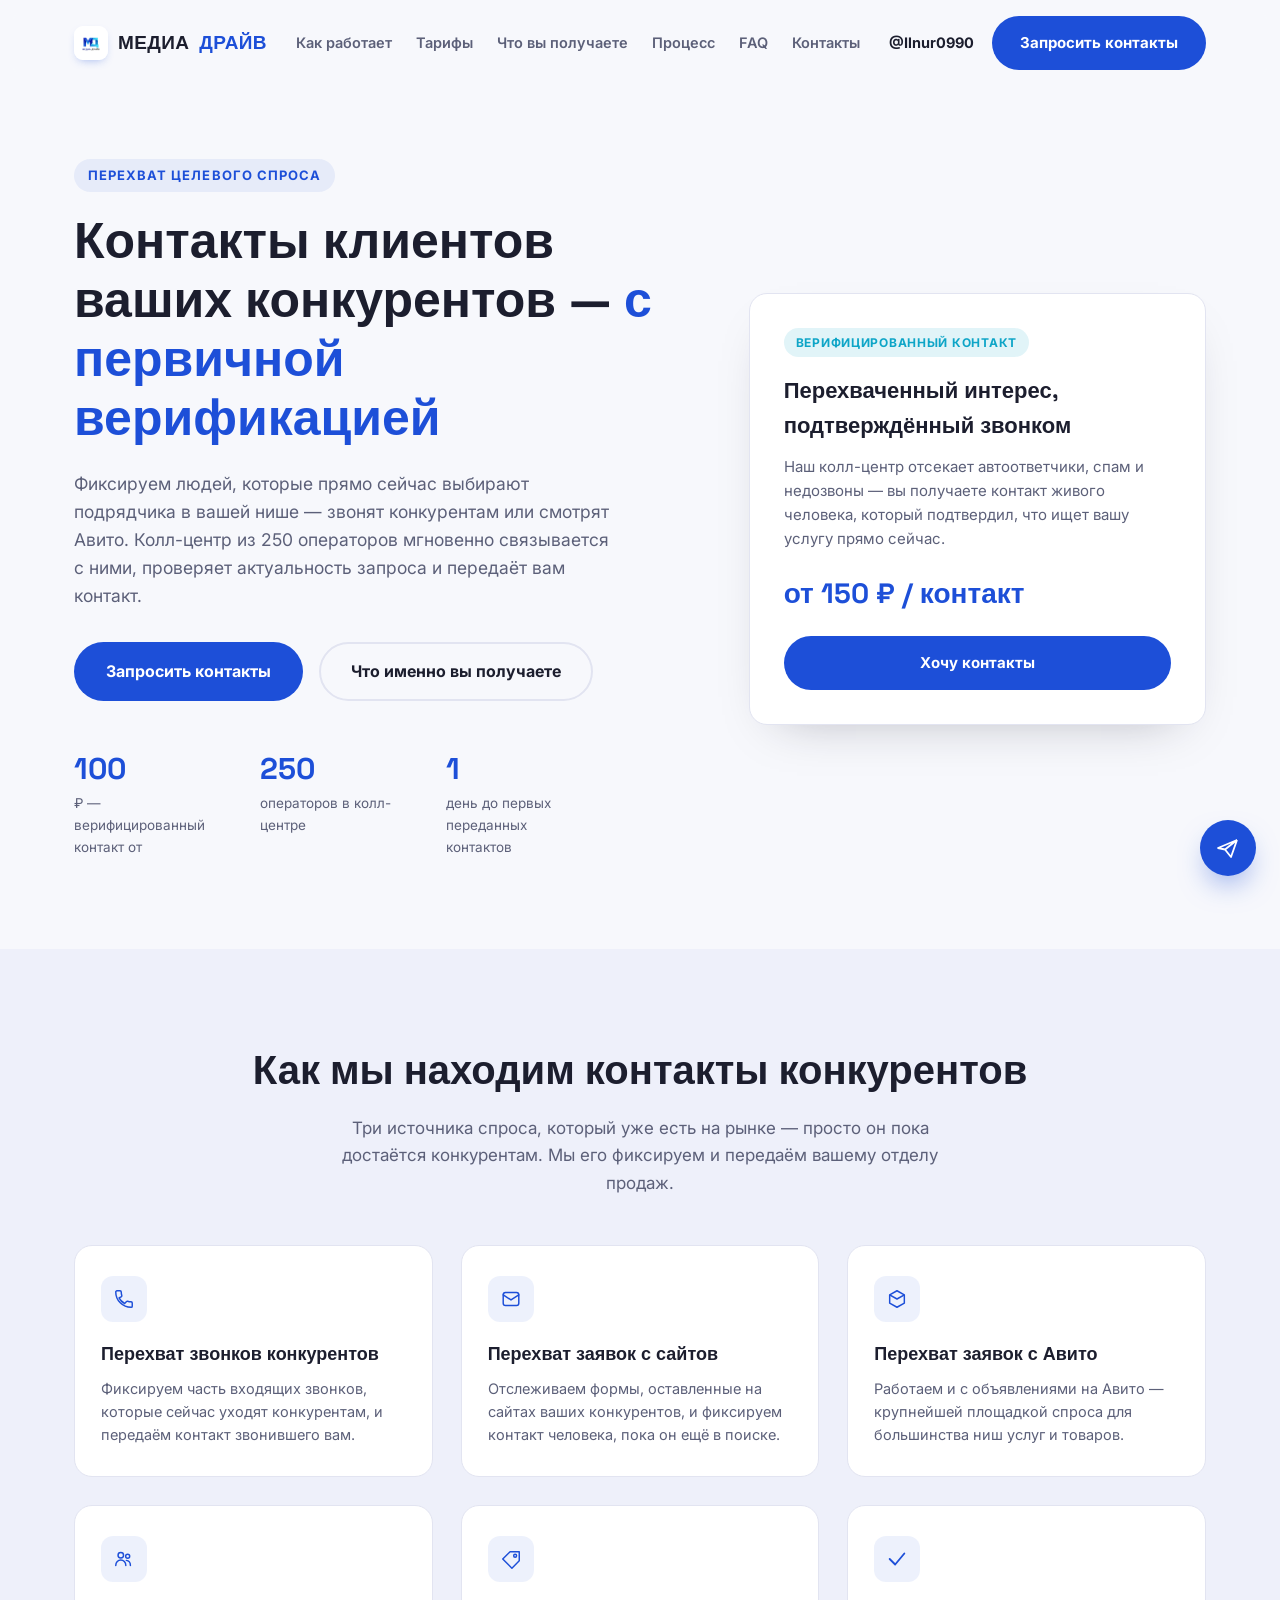
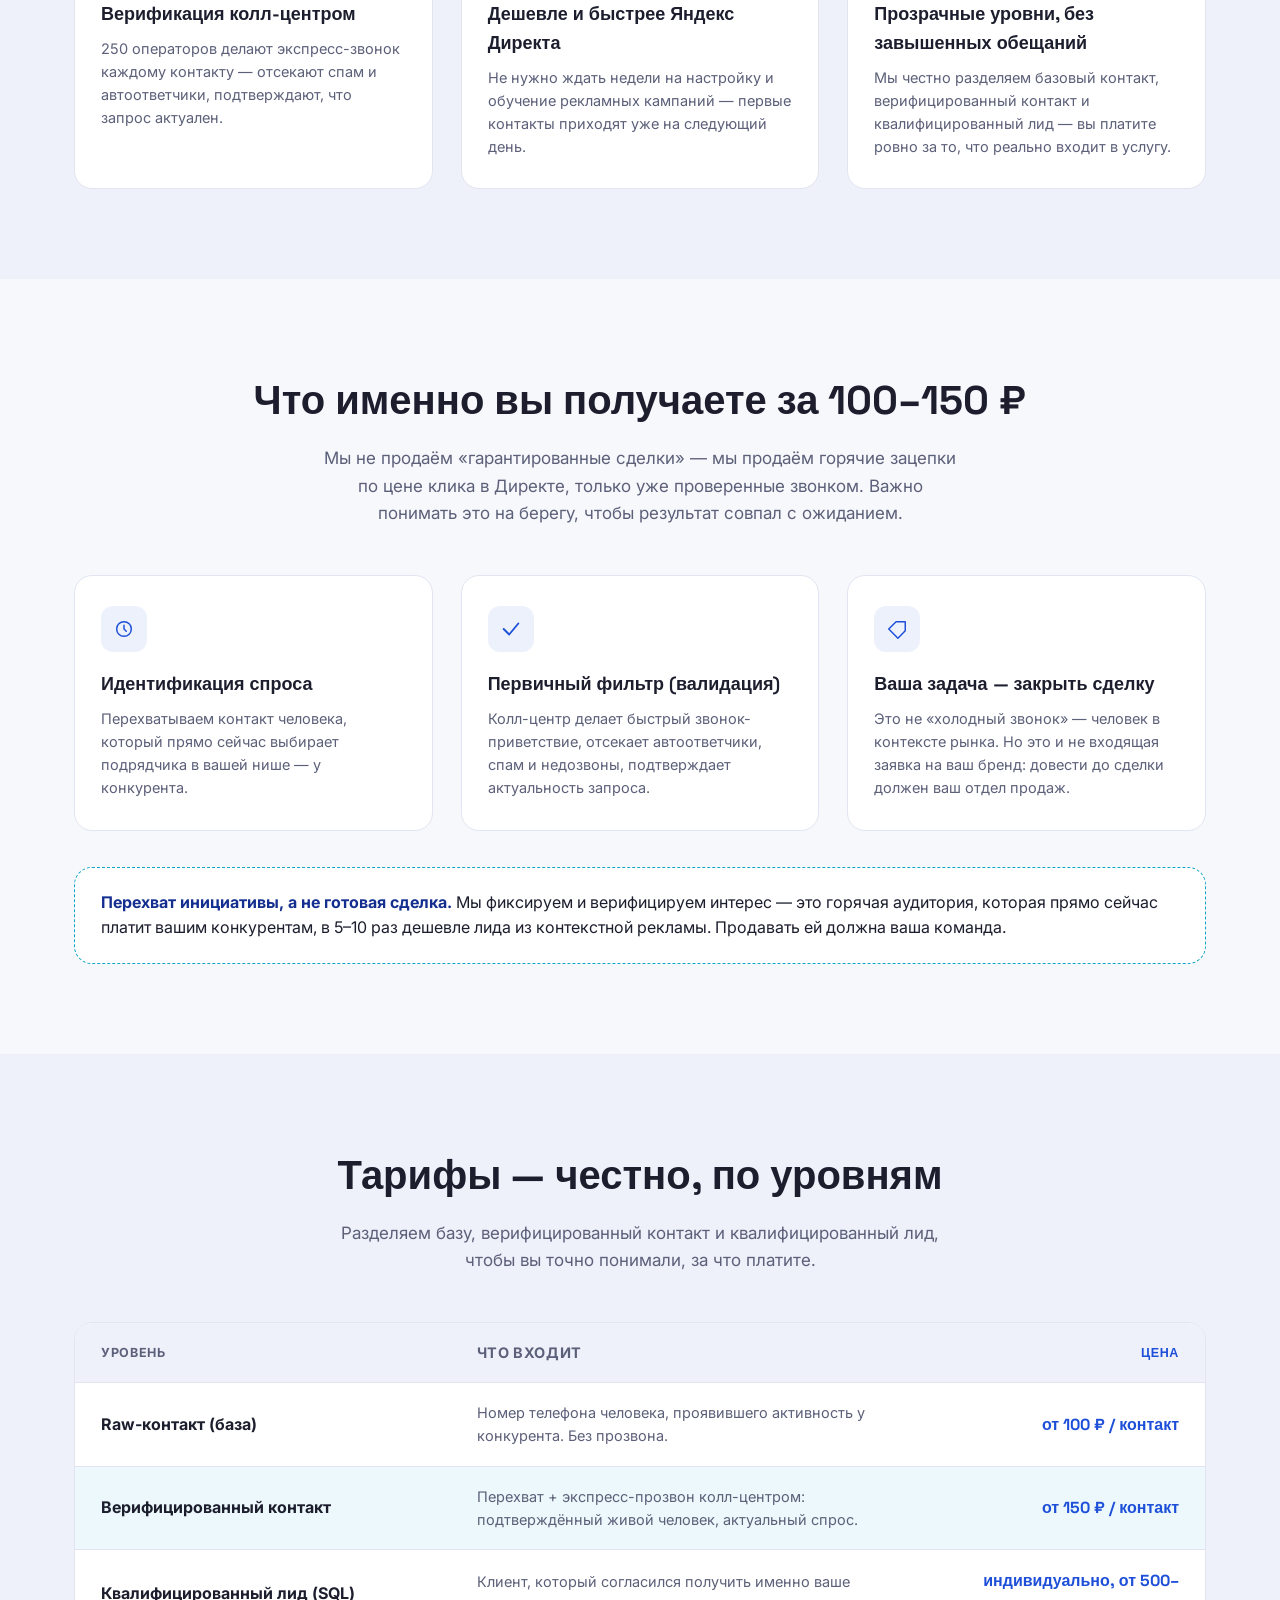
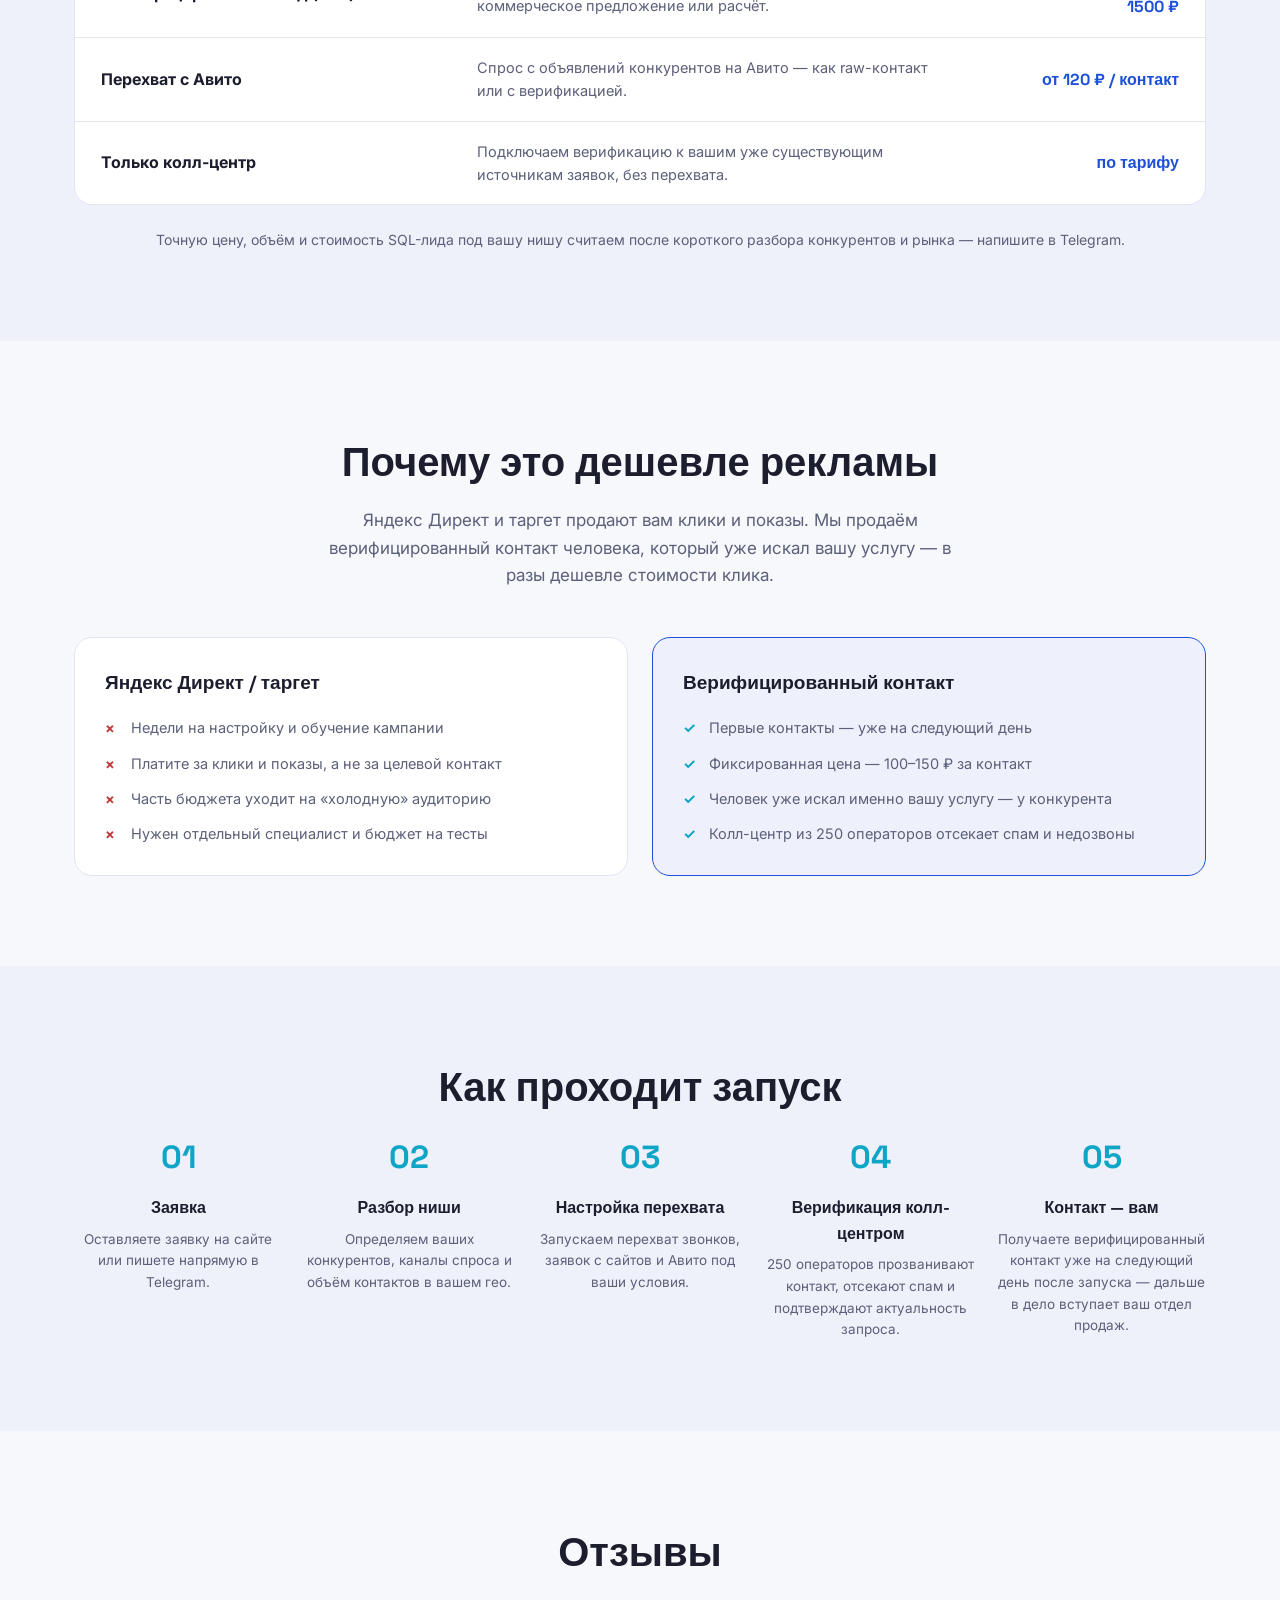
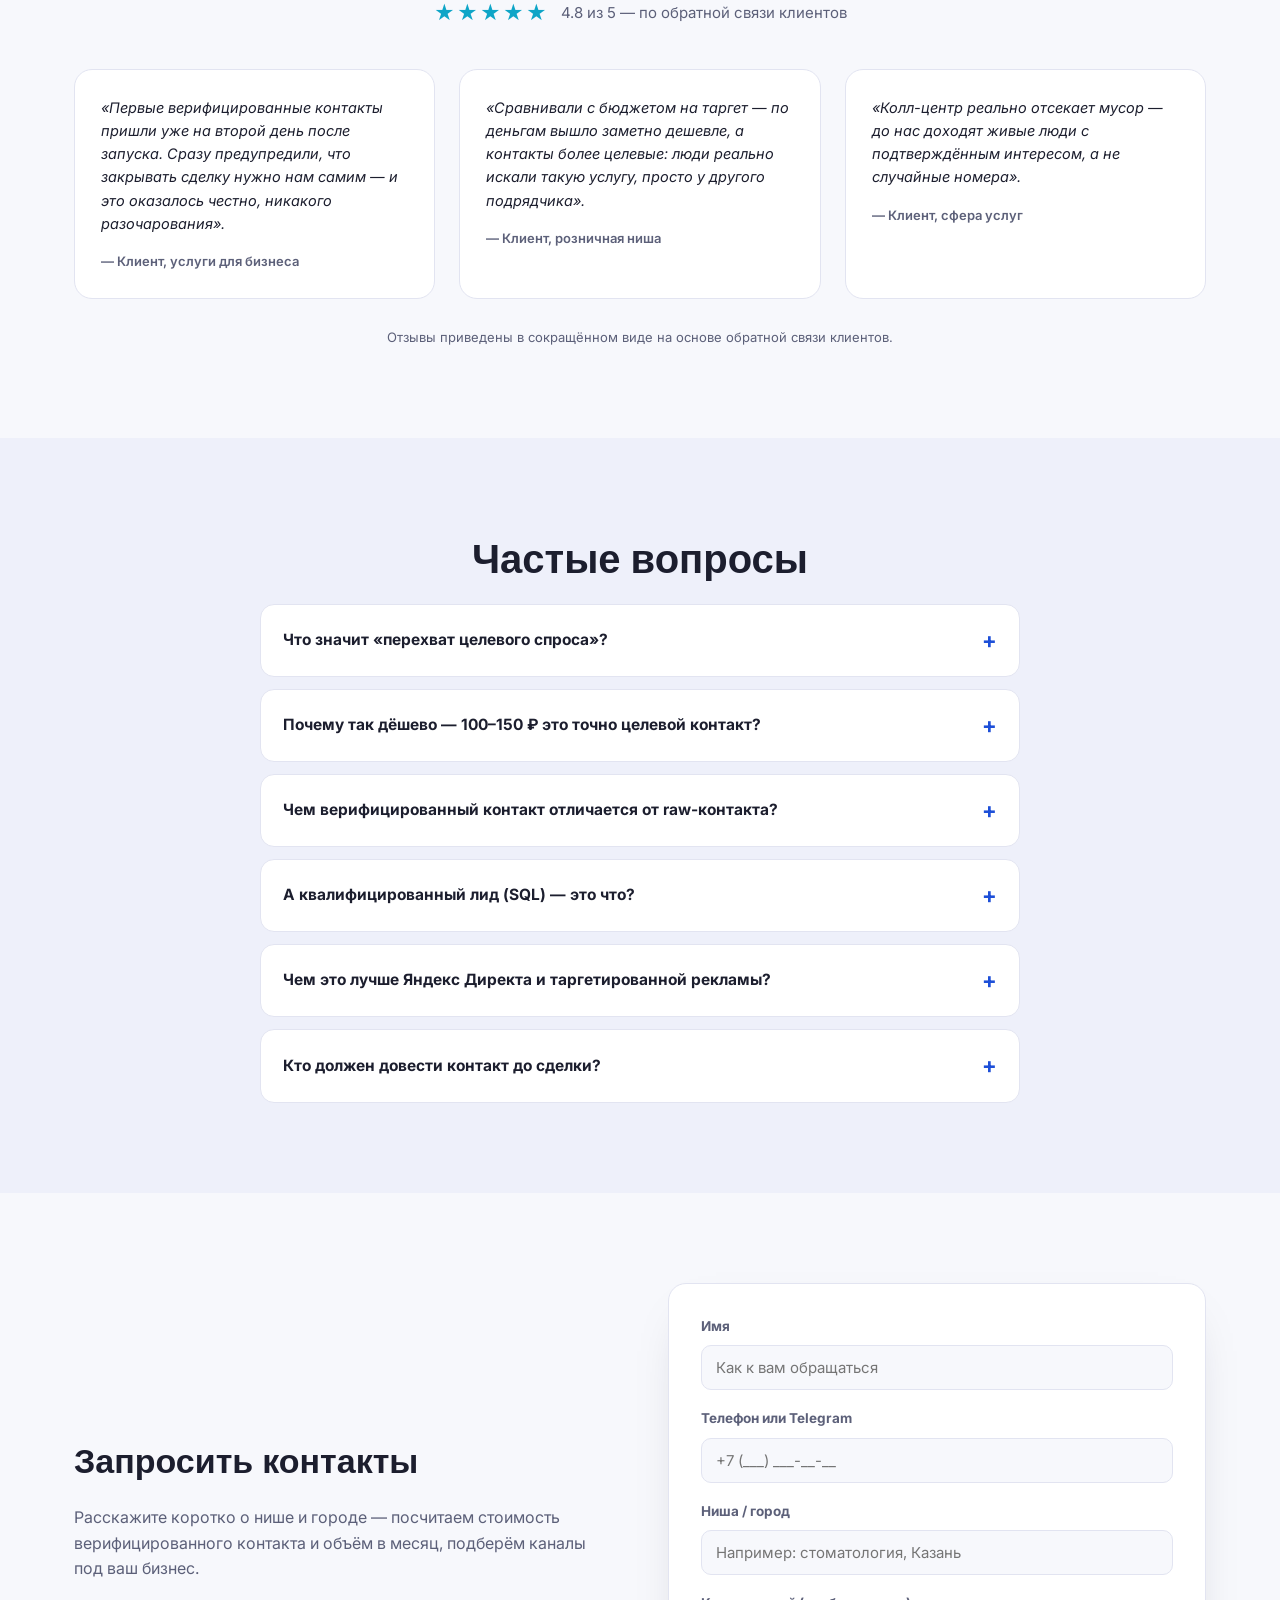
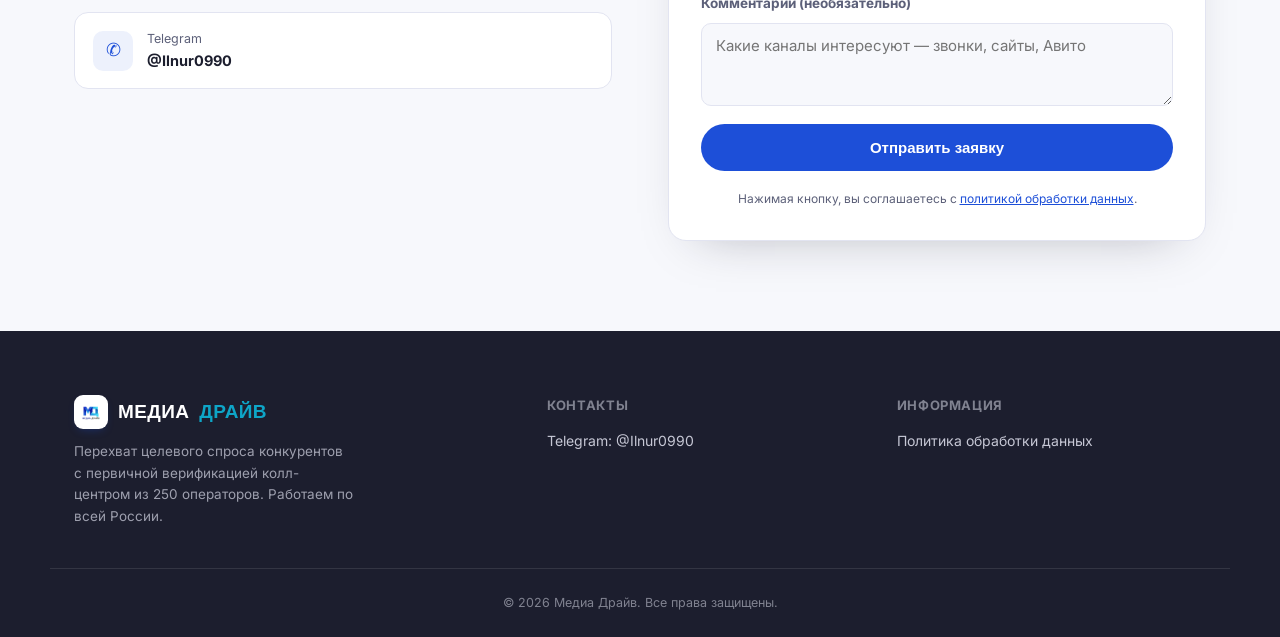
<file: index.html>
<!DOCTYPE html>
<html lang="ru">
<head>
<meta charset="UTF-8">
<meta name="viewport" content="width=device-width, initial-scale=1.0">
<title>МЕДИА ДРАЙВ — перехват целевого спроса конкурентов | Верифицированные контакты от 100 ₽</title>
<meta name="description" content="Фиксируем людей, которые прямо сейчас ищут вашу услугу у конкурентов — на сайтах и на Авито. Колл-центр из 250 операторов проверяет актуальность запроса и передаёт вам контакт. От 100 ₽ за контакт.">
<link rel="preconnect" href="https://fonts.googleapis.com">
<link rel="preconnect" href="https://fonts.gstatic.com" crossorigin>
<link href="https://fonts.googleapis.com/css2?family=Space+Grotesk:wght@500;600;700&family=Inter:wght@400;500;600;700;800&display=swap" rel="stylesheet">
<link rel="stylesheet" href="styles.css">
</head>
<body>

<header class="header" id="header">
  <div class="header__inner container">
    <a href="#top" class="logo"><span class="logo-mark"><img src="img/logo.jpg" alt="Медиа Драйв"></span>МЕДИА <span>ДРАЙВ</span></a>
    <nav class="nav" id="nav">
      <a href="#about">Как работает</a>
      <a href="#services">Тарифы</a>
      <a href="#expect">Что вы получаете</a>
      <a href="#process">Процесс</a>
      <a href="#faq">FAQ</a>
      <a href="#contacts">Контакты</a>
    </nav>
    <div class="header__actions">
      <a href="https://t.me/Ilnur0990" class="header__phone" target="_blank" rel="noopener">@Ilnur0990</a>
      <a href="#form" class="btn btn--primary">Запросить контакты</a>
      <button class="burger" id="burger" aria-label="Меню"><span></span><span></span><span></span></button>
    </div>
  </div>
</header>

<main id="top">

  <!-- HERO -->
  <section class="hero">
    <div class="container hero__inner">
      <div class="hero__text">
        <span class="eyebrow">Перехват целевого спроса</span>
        <h1>Контакты клиентов ваших конкурентов — <em>с первичной верификацией</em></h1>
        <p class="hero__lead">Фиксируем людей, которые прямо сейчас выбирают подрядчика в вашей нише — звонят конкурентам или смотрят Авито. Колл-центр из 250 операторов мгновенно связывается с ними, проверяет актуальность запроса и передаёт вам контакт.</p>
        <div class="hero__cta">
          <a href="#form" class="btn btn--primary btn--lg">Запросить контакты</a>
          <a href="#expect" class="btn btn--ghost btn--lg">Что именно вы получаете</a>
        </div>
        <div class="hero__stats">
          <div class="stat"><span class="stat__num" data-target="100">0</span><span class="stat__label">₽ — верифицированный контакт от</span></div>
          <div class="stat"><span class="stat__num" data-target="250">0</span><span class="stat__label">операторов в колл-центре</span></div>
          <div class="stat"><span class="stat__num" data-target="1">0</span><span class="stat__label">день до первых переданных контактов</span></div>
        </div>
      </div>
      <div class="hero__card">
        <div class="hero__card-badge">Верифицированный контакт</div>
        <h3>Перехваченный интерес, подтверждённый звонком</h3>
        <p>Наш колл-центр отсекает автоответчики, спам и недозвоны — вы получаете контакт живого человека, который подтвердил, что ищет вашу услугу прямо сейчас.</p>
        <div class="hero__card-price">от 150 ₽ / контакт</div>
        <a href="#form" class="btn btn--primary btn--block">Хочу контакты</a>
      </div>
    </div>
  </section>

  <!-- ADVANTAGES -->
  <section class="adv-section" id="about">
    <div class="container">
      <h2 class="section-title">Как мы находим контакты конкурентов</h2>
      <p class="section-lead">Три источника спроса, который уже есть на рынке — просто он пока достаётся конкурентам. Мы его фиксируем и передаём вашему отделу продаж.</p>
      <div class="adv-grid">
        <div class="adv">
          <div class="adv__icon">
            <svg viewBox="0 0 24 24" fill="none"><path d="M6.6 10.8C7.9 13.4 10.1 15.5 12.7 16.9L14.8 14.8C15.1 14.5 15.5 14.4 15.9 14.5C17.1 14.9 18.4 15.1 19.7 15.1C20.4 15.1 21 15.7 21 16.4V19.8C21 20.5 20.4 21.1 19.7 21.1C10.5 21.1 3 13.6 3 4.4C3 3.7 3.6 3.1 4.3 3.1H7.7C8.4 3.1 9 3.7 9 4.4C9 5.7 9.2 7 9.6 8.2C9.7 8.6 9.6 9 9.3 9.3L6.6 10.8Z" stroke="currentColor" stroke-width="1.6" stroke-linejoin="round"/></svg>
          </div>
          <h3>Перехват звонков конкурентов</h3>
          <p>Фиксируем часть входящих звонков, которые сейчас уходят конкурентам, и передаём контакт звонившего вам.</p>
        </div>
        <div class="adv">
          <div class="adv__icon">
            <svg viewBox="0 0 24 24" fill="none"><rect x="3.5" y="5" width="17" height="14" rx="2.5" stroke="currentColor" stroke-width="1.6"/><path d="M3.5 7.5L12 13L20.5 7.5" stroke="currentColor" stroke-width="1.6" stroke-linecap="round" stroke-linejoin="round"/></svg>
          </div>
          <h3>Перехват заявок с сайтов</h3>
          <p>Отслеживаем формы, оставленные на сайтах ваших конкурентов, и фиксируем контакт человека, пока он ещё в поиске.</p>
        </div>
        <div class="adv">
          <div class="adv__icon">
            <svg viewBox="0 0 24 24" fill="none"><path d="M12 3L20 7.5V16.5L12 21L4 16.5V7.5L12 3Z" stroke="currentColor" stroke-width="1.6" stroke-linejoin="round"/><path d="M4 7.5L12 12L20 7.5" stroke="currentColor" stroke-width="1.6" stroke-linejoin="round"/></svg>
          </div>
          <h3>Перехват заявок с Авито</h3>
          <p>Работаем и с объявлениями на Авито — крупнейшей площадкой спроса для большинства ниш услуг и товаров.</p>
        </div>
        <div class="adv">
          <div class="adv__icon">
            <svg viewBox="0 0 24 24" fill="none"><circle cx="8.5" cy="8" r="3" stroke="currentColor" stroke-width="1.6"/><circle cx="16" cy="9" r="2.2" stroke="currentColor" stroke-width="1.6"/><path d="M3 19C3 15.7 5.5 13 8.5 13C11.5 13 14 15.7 14 19" stroke="currentColor" stroke-width="1.6" stroke-linecap="round"/><path d="M14.5 13.5C17 13.8 19 16 19 19" stroke="currentColor" stroke-width="1.6" stroke-linecap="round"/></svg>
          </div>
          <h3>Верификация колл-центром</h3>
          <p>250 операторов делают экспресс-звонок каждому контакту — отсекают спам и автоответчики, подтверждают, что запрос актуален.</p>
        </div>
        <div class="adv">
          <div class="adv__icon">
            <svg viewBox="0 0 24 24" fill="none"><path d="M3 12L11 4L21 4L21 14L13 22L3 12Z" stroke="currentColor" stroke-width="1.6" stroke-linejoin="round"/><circle cx="16.5" cy="8.5" r="1.6" stroke="currentColor" stroke-width="1.6"/></svg>
          </div>
          <h3>Дешевле и быстрее Яндекс Директа</h3>
          <p>Не нужно ждать недели на настройку и обучение рекламных кампаний — первые контакты приходят уже на следующий день.</p>
        </div>
        <div class="adv">
          <div class="adv__icon">
            <svg viewBox="0 0 24 24" fill="none"><path d="M4 12L10 18L20 6" stroke="currentColor" stroke-width="2" stroke-linecap="round" stroke-linejoin="round"/></svg>
          </div>
          <h3>Прозрачные уровни, без завышенных обещаний</h3>
          <p>Мы честно разделяем базовый контакт, верифицированный контакт и квалифицированный лид — вы платите ровно за то, что реально входит в услугу.</p>
        </div>
      </div>
    </div>
  </section>

  <!-- ЧТО ВЫ ПОЛУЧАЕТЕ -->
  <section class="compare" id="expect">
    <div class="container">
      <h2 class="section-title">Что именно вы получаете за 100–150 ₽</h2>
      <p class="section-lead">Мы не продаём «гарантированные сделки» — мы продаём горячие зацепки по цене клика в Директе, только уже проверенные звонком. Важно понимать это на берегу, чтобы результат совпал с ожиданием.</p>
      <div class="adv-grid">
        <div class="adv">
          <div class="adv__icon">
            <svg viewBox="0 0 24 24" fill="none"><circle cx="12" cy="12" r="8" stroke="currentColor" stroke-width="1.6"/><path d="M12 8V12L14.5 14.5" stroke="currentColor" stroke-width="1.6" stroke-linecap="round"/></svg>
          </div>
          <h3>Идентификация спроса</h3>
          <p>Перехватываем контакт человека, который прямо сейчас выбирает подрядчика в вашей нише — у конкурента.</p>
        </div>
        <div class="adv">
          <div class="adv__icon">
            <svg viewBox="0 0 24 24" fill="none"><path d="M4 12L10 18L20 6" stroke="currentColor" stroke-width="2" stroke-linecap="round" stroke-linejoin="round"/></svg>
          </div>
          <h3>Первичный фильтр (валидация)</h3>
          <p>Колл-центр делает быстрый звонок-приветствие, отсекает автоответчики, спам и недозвоны, подтверждает актуальность запроса.</p>
        </div>
        <div class="adv">
          <div class="adv__icon">
            <svg viewBox="0 0 24 24" fill="none"><path d="M3 12L11 4L21 4L21 14L13 22L3 12Z" stroke="currentColor" stroke-width="1.6" stroke-linejoin="round"/></svg>
          </div>
          <h3>Ваша задача — закрыть сделку</h3>
          <p>Это не «холодный звонок» — человек в контексте рынка. Но это и не входящая заявка на ваш бренд: довести до сделки должен ваш отдел продаж.</p>
        </div>
      </div>
      <div class="callout">
        <strong style="color:var(--accent-dark);">Перехват инициативы, а не готовая сделка.</strong> Мы фиксируем и верифицируем интерес — это горячая аудитория, которая прямо сейчас платит вашим конкурентам, в 5–10 раз дешевле лида из контекстной рекламы. Продавать ей должна ваша команда.
      </div>
    </div>
  </section>

  <!-- PRICE TABLE -->
  <section class="price" id="services">
    <div class="container">
      <h2 class="section-title">Тарифы — честно, по уровням</h2>
      <p class="section-lead">Разделяем базу, верифицированный контакт и квалифицированный лид, чтобы вы точно понимали, за что платите.</p>
      <div class="price__table">
        <div class="price__row price__row--head">
          <span>Уровень</span>
          <span>Что входит</span>
          <span>Цена</span>
        </div>
        <div class="price__row">
          <span>Raw-контакт (база)</span>
          <span>Номер телефона человека, проявившего активность у конкурента. Без прозвона.</span>
          <span>от 100 ₽ / контакт</span>
        </div>
        <div class="price__row price__row--accent">
          <span>Верифицированный контакт</span>
          <span>Перехват + экспресс-прозвон колл-центром: подтверждённый живой человек, актуальный спрос.</span>
          <span>от 150 ₽ / контакт</span>
        </div>
        <div class="price__row">
          <span>Квалифицированный лид (SQL)</span>
          <span>Клиент, который согласился получить именно ваше коммерческое предложение или расчёт.</span>
          <span>индивидуально, от 500–1500 ₽</span>
        </div>
        <div class="price__row">
          <span>Перехват с Авито</span>
          <span>Спрос с объявлений конкурентов на Авито — как raw-контакт или с верификацией.</span>
          <span>от 120 ₽ / контакт</span>
        </div>
        <div class="price__row">
          <span>Только колл-центр</span>
          <span>Подключаем верификацию к вашим уже существующим источникам заявок, без перехвата.</span>
          <span>по тарифу</span>
        </div>
      </div>
      <p class="price__note">Точную цену, объём и стоимость SQL-лида под вашу нишу считаем после короткого разбора конкурентов и рынка — напишите в Telegram.</p>
    </div>
  </section>

  <!-- COMPARE -->
  <section class="compare">
    <div class="container">
      <h2 class="section-title">Почему это дешевле рекламы</h2>
      <p class="section-lead">Яндекс Директ и таргет продают вам клики и показы. Мы продаём верифицированный контакт человека, который уже искал вашу услугу — в разы дешевле стоимости клика.</p>
      <div class="compare__grid">
        <div class="compare__card">
          <h3>Яндекс Директ / таргет</h3>
          <ul class="compare__list">
            <li>Недели на настройку и обучение кампании</li>
            <li>Платите за клики и показы, а не за целевой контакт</li>
            <li>Часть бюджета уходит на «холодную» аудиторию</li>
            <li>Нужен отдельный специалист и бюджет на тесты</li>
          </ul>
        </div>
        <div class="compare__card compare__card--accent">
          <h3>Верифицированный контакт</h3>
          <ul class="compare__list">
            <li>Первые контакты — уже на следующий день</li>
            <li>Фиксированная цена — 100–150 ₽ за контакт</li>
            <li>Человек уже искал именно вашу услугу — у конкурента</li>
            <li>Колл-центр из 250 операторов отсекает спам и недозвоны</li>
          </ul>
        </div>
      </div>
    </div>
  </section>

  <!-- PROCESS -->
  <section class="process" id="process">
    <div class="container">
      <h2 class="section-title">Как проходит запуск</h2>
      <div class="process__grid">
        <div class="step">
          <div class="step__num">01</div>
          <h3>Заявка</h3>
          <p>Оставляете заявку на сайте или пишете напрямую в Telegram.</p>
        </div>
        <div class="step">
          <div class="step__num">02</div>
          <h3>Разбор ниши</h3>
          <p>Определяем ваших конкурентов, каналы спроса и объём контактов в вашем гео.</p>
        </div>
        <div class="step">
          <div class="step__num">03</div>
          <h3>Настройка перехвата</h3>
          <p>Запускаем перехват звонков, заявок с сайтов и Авито под ваши условия.</p>
        </div>
        <div class="step">
          <div class="step__num">04</div>
          <h3>Верификация колл-центром</h3>
          <p>250 операторов прозванивают контакт, отсекают спам и подтверждают актуальность запроса.</p>
        </div>
        <div class="step">
          <div class="step__num">05</div>
          <h3>Контакт — вам</h3>
          <p>Получаете верифицированный контакт уже на следующий день после запуска — дальше в дело вступает ваш отдел продаж.</p>
        </div>
      </div>
    </div>
  </section>

  <!-- REVIEWS -->
  <section class="reviews" id="reviews">
    <div class="container">
      <h2 class="section-title">Отзывы</h2>
      <div class="reviews__rating">
        <span class="reviews__stars">★★★★★</span>
        <span>4.8 из 5 — по обратной связи клиентов</span>
      </div>
      <div class="reviews__grid">
        <div class="review">
          <p>«Первые верифицированные контакты пришли уже на второй день после запуска. Сразу предупредили, что закрывать сделку нужно нам самим — и это оказалось честно, никакого разочарования».</p>
          <div class="review__author">— Клиент, услуги для бизнеса</div>
        </div>
        <div class="review">
          <p>«Сравнивали с бюджетом на таргет — по деньгам вышло заметно дешевле, а контакты более целевые: люди реально искали такую услугу, просто у другого подрядчика».</p>
          <div class="review__author">— Клиент, розничная ниша</div>
        </div>
        <div class="review">
          <p>«Колл-центр реально отсекает мусор — до нас доходят живые люди с подтверждённым интересом, а не случайные номера».</p>
          <div class="review__author">— Клиент, сфера услуг</div>
        </div>
      </div>
      <p class="reviews__note">Отзывы приведены в сокращённом виде на основе обратной связи клиентов.</p>
    </div>
  </section>

  <!-- FAQ -->
  <section class="faq" id="faq">
    <div class="container">
      <h2 class="section-title">Частые вопросы</h2>
      <div class="faq__list">
        <details class="faq__item">
          <summary>Что значит «перехват целевого спроса»?</summary>
          <p>Мы фиксируем людей, которые прямо сейчас ищут вашу услугу — по объявлениям, сайтам и карточкам конкурентов, в том числе на Авито — и передаём вам их контакты вместо того, чтобы вы сами боролись за клик в рекламе.</p>
        </details>
        <details class="faq__item">
          <summary>Почему так дёшево — 100–150 ₽ это точно целевой контакт?</summary>
          <p>За 100–150 ₽ вы получаете верифицированный первичный контакт: человек, который прямо сейчас ищет ваш продукт, и до которого мы дозвонились. Он ещё не знает вашу компанию — это не готовая сделка, а горячее топливо для отдела продаж, в 5–10 раз дешевле лида из контекстной рекламы.</p>
        </details>
        <details class="faq__item">
          <summary>Чем верифицированный контакт отличается от raw-контакта?</summary>
          <p>Raw-контакт — это номер телефона человека, проявившего активность у конкурента, без прозвона: от 100 ₽. Верифицированный контакт — тот же контакт плюс экспресс-звонок нашего колл-центра, который отсекает спам, автоответчики и недозвоны и подтверждает, что запрос актуален: от 150 ₽.</p>
        </details>
        <details class="faq__item">
          <summary>А квалифицированный лид (SQL) — это что?</summary>
          <p>Это человек, который уже согласился получить именно ваше коммерческое предложение или расчёт — более глубокая проработка, стоимость считается индивидуально под нишу, обычно от 500 до 1500 ₽.</p>
        </details>
        <details class="faq__item">
          <summary>Чем это лучше Яндекс Директа и таргетированной рекламы?</summary>
          <p>Реклама продаёт клики и показы, результат которых неизвестен заранее. Мы работаем с уже сформированным спросом — человек уже искал такую услугу у конкурента, а первые контакты приходят уже на следующий день после запуска.</p>
        </details>
        <details class="faq__item">
          <summary>Кто должен довести контакт до сделки?</summary>
          <p>Мы перехватываем внимание клиента на этапе выбора и отсеиваем мусор колл-центром — но продавать должна ваша команда. Это не холодный звонок в никуда, но и не готовая заявка на ваш бренд: клиента ещё нужно убедить выбрать именно вас.</p>
        </details>
      </div>
    </div>
  </section>

  <!-- FORM -->
  <section class="form-section" id="form">
    <div class="container form-section__inner">
      <div class="form-section__text">
        <h2>Запросить контакты</h2>
        <p>Расскажите коротко о нише и городе — посчитаем стоимость верифицированного контакта и объём в месяц, подберём каналы под ваш бизнес.</p>
        <div class="form-section__contact">
          <a href="https://t.me/Ilnur0990" target="_blank" rel="noopener" class="contact-card">
            <span class="contact-card__icon">✆</span>
            <div>
              <div class="contact-card__label">Telegram</div>
              <div class="contact-card__value">@Ilnur0990</div>
            </div>
          </a>
        </div>
      </div>
      <form class="form" id="leadForm">
        <input type="text" name="_gotcha" style="display:none" tabindex="-1" autocomplete="off">
        <label>
          <span>Имя</span>
          <input type="text" name="name" placeholder="Как к вам обращаться" required>
        </label>
        <label>
          <span>Телефон или Telegram</span>
          <input type="tel" name="phone" placeholder="+7 (___) ___-__-__" required>
        </label>
        <label>
          <span>Ниша / город</span>
          <input type="text" name="topic" placeholder="Например: стоматология, Казань">
        </label>
        <label>
          <span>Комментарий (необязательно)</span>
          <textarea name="comment" rows="3" placeholder="Какие каналы интересуют — звонки, сайты, Авито"></textarea>
        </label>
        <button type="submit" class="btn btn--primary btn--block">Отправить заявку</button>
        <p class="form__note">Нажимая кнопку, вы соглашаетесь с <a href="privacy.html">политикой обработки данных</a>.</p>
      </form>
    </div>
  </section>

</main>

<footer class="footer" id="contacts">
  <div class="container footer__inner">
    <div class="footer__brand">
      <div class="logo"><span class="logo-mark"><img src="img/logo.jpg" alt="Медиа Драйв"></span>МЕДИА <span>ДРАЙВ</span></div>
      <p>Перехват целевого спроса конкурентов с первичной верификацией колл-центром из 250 операторов. Работаем по всей России.</p>
    </div>
    <div class="footer__col">
      <h4>Контакты</h4>
      <a href="https://t.me/Ilnur0990" target="_blank" rel="noopener">Telegram: @Ilnur0990</a>
    </div>
    <div class="footer__col">
      <h4>Информация</h4>
      <a href="privacy.html">Политика обработки данных</a>
    </div>
  </div>
  <div class="container footer__bottom">
    <span>© <span id="year"></span> Медиа Драйв. Все права защищены.</span>
  </div>
</footer>

<a href="https://t.me/Ilnur0990" target="_blank" rel="noopener" class="fab" aria-label="Написать в Telegram">
  <svg viewBox="0 0 24 24" fill="none"><path d="M21 4L2 12L9 13.5M21 4L15 21L9 13.5M21 4L9 13.5" stroke="currentColor" stroke-width="1.8" stroke-linejoin="round"/></svg>
</a>

<script src="script.js"></script>
</body>
</html>
</file>
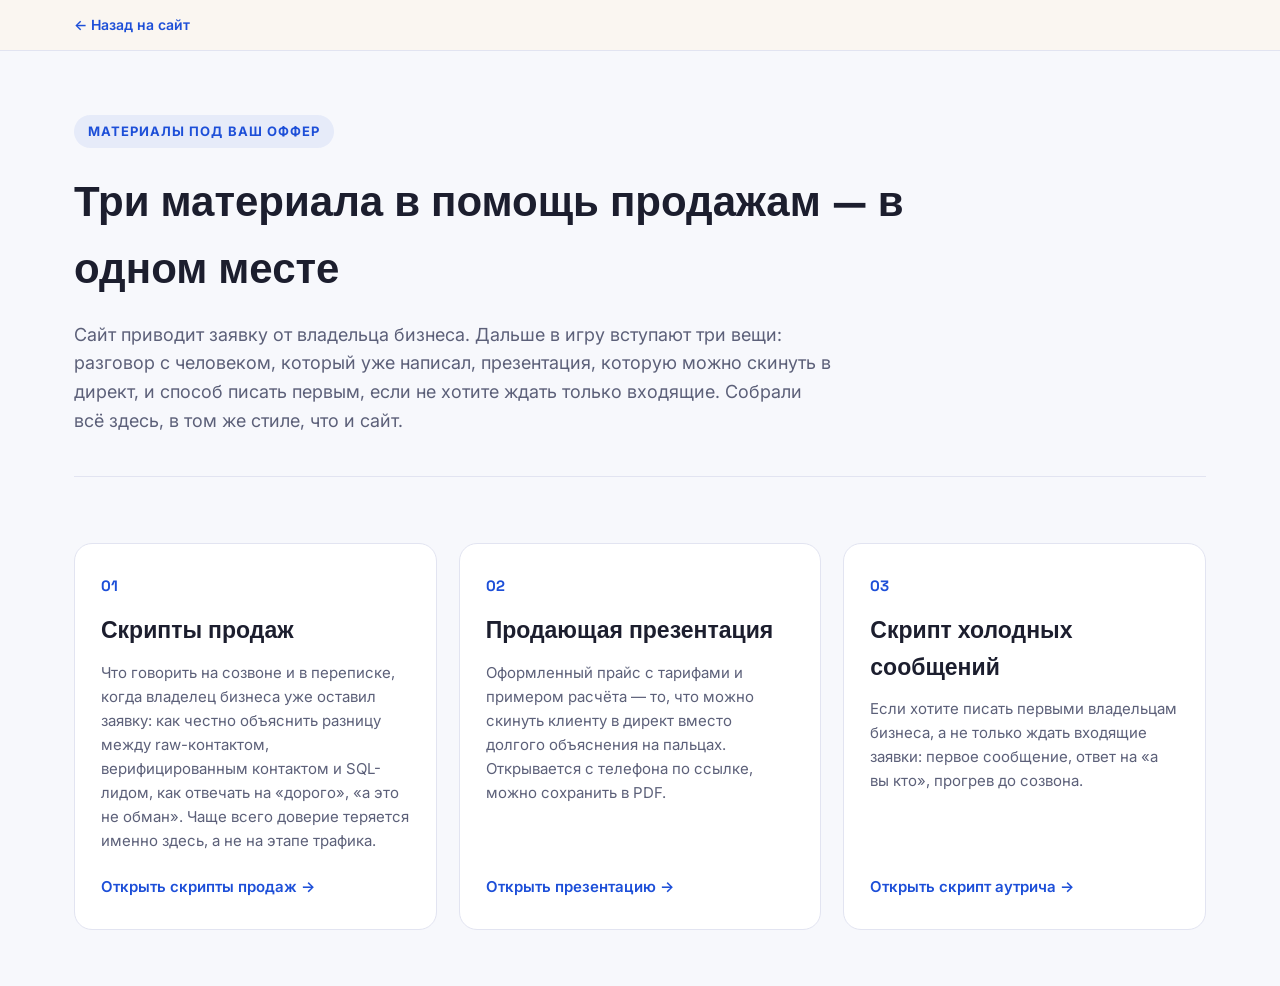
<file: materials.html>
<!DOCTYPE html>
<html lang="ru">
<head>
<meta charset="UTF-8">
<meta name="viewport" content="width=device-width, initial-scale=1.0">
<title>Материалы для продаж — Медиа Драйв</title>
<meta name="description" content="Скрипты продаж, продающая презентация и скрипт холодных сообщений — три материала под услугу перехвата целевого спроса конкурентов, в одном месте.">
<meta name="robots" content="noindex">
<link rel="preconnect" href="https://fonts.googleapis.com">
<link rel="preconnect" href="https://fonts.gstatic.com" crossorigin>
<link href="https://fonts.googleapis.com/css2?family=Space+Grotesk:wght@500;600;700&family=Inter:wght@400;500;600;700;800&display=swap" rel="stylesheet">
<link rel="stylesheet" href="styles.css">
<link rel="stylesheet" href="materials.css">
</head>
<body>

<div class="doc-bar">
  <div class="doc-bar__inner">
    <a href="index.html" class="doc-bar__back">← <span>Назад на сайт</span></a>
  </div>
</div>

<div class="container">

  <section class="doc-hero">
    <p class="eyebrow">Материалы под ваш оффер</p>
    <h1>Три материала в помощь продажам — в одном месте</h1>
    <p class="doc-hero__lead">Сайт приводит заявку от владельца бизнеса. Дальше в игру вступают три вещи: разговор с человеком, который уже написал, презентация, которую можно скинуть в директ, и способ писать первым, если не хотите ждать только входящие. Собрали всё здесь, в том же стиле, что и сайт.</p>
  </section>

  <section class="doc-section">
    <div class="hub-grid">

      <div class="hub-card">
        <span class="hub-card__num">01</span>
        <p class="hub-card__title">Скрипты продаж</p>
        <p class="hub-card__lead">Что говорить на созвоне и в переписке, когда владелец бизнеса уже оставил заявку: как честно объяснить разницу между raw-контактом, верифицированным контактом и SQL-лидом, как отвечать на «дорого», «а это не обман». Чаще всего доверие теряется именно здесь, а не на этапе трафика.</p>
        <a href="scripts.html" class="hub-card__link">Открыть скрипты продаж →</a>
      </div>

      <div class="hub-card">
        <span class="hub-card__num">02</span>
        <p class="hub-card__title">Продающая презентация</p>
        <p class="hub-card__lead">Оформленный прайс с тарифами и примером расчёта — то, что можно скинуть клиенту в директ вместо долгого объяснения на пальцах. Открывается с телефона по ссылке, можно сохранить в PDF.</p>
        <a href="presentation.html" class="hub-card__link">Открыть презентацию →</a>
      </div>

      <div class="hub-card">
        <span class="hub-card__num">03</span>
        <p class="hub-card__title">Скрипт холодных сообщений</p>
        <p class="hub-card__lead">Если хотите писать первыми владельцам бизнеса, а не только ждать входящие заявки: первое сообщение, ответ на «а вы кто», прогрев до созвона.</p>
        <a href="outreach.html" class="hub-card__link">Открыть скрипт аутрича →</a>
      </div>

    </div>
  </section>

</div>

</body>
</html>
</file>
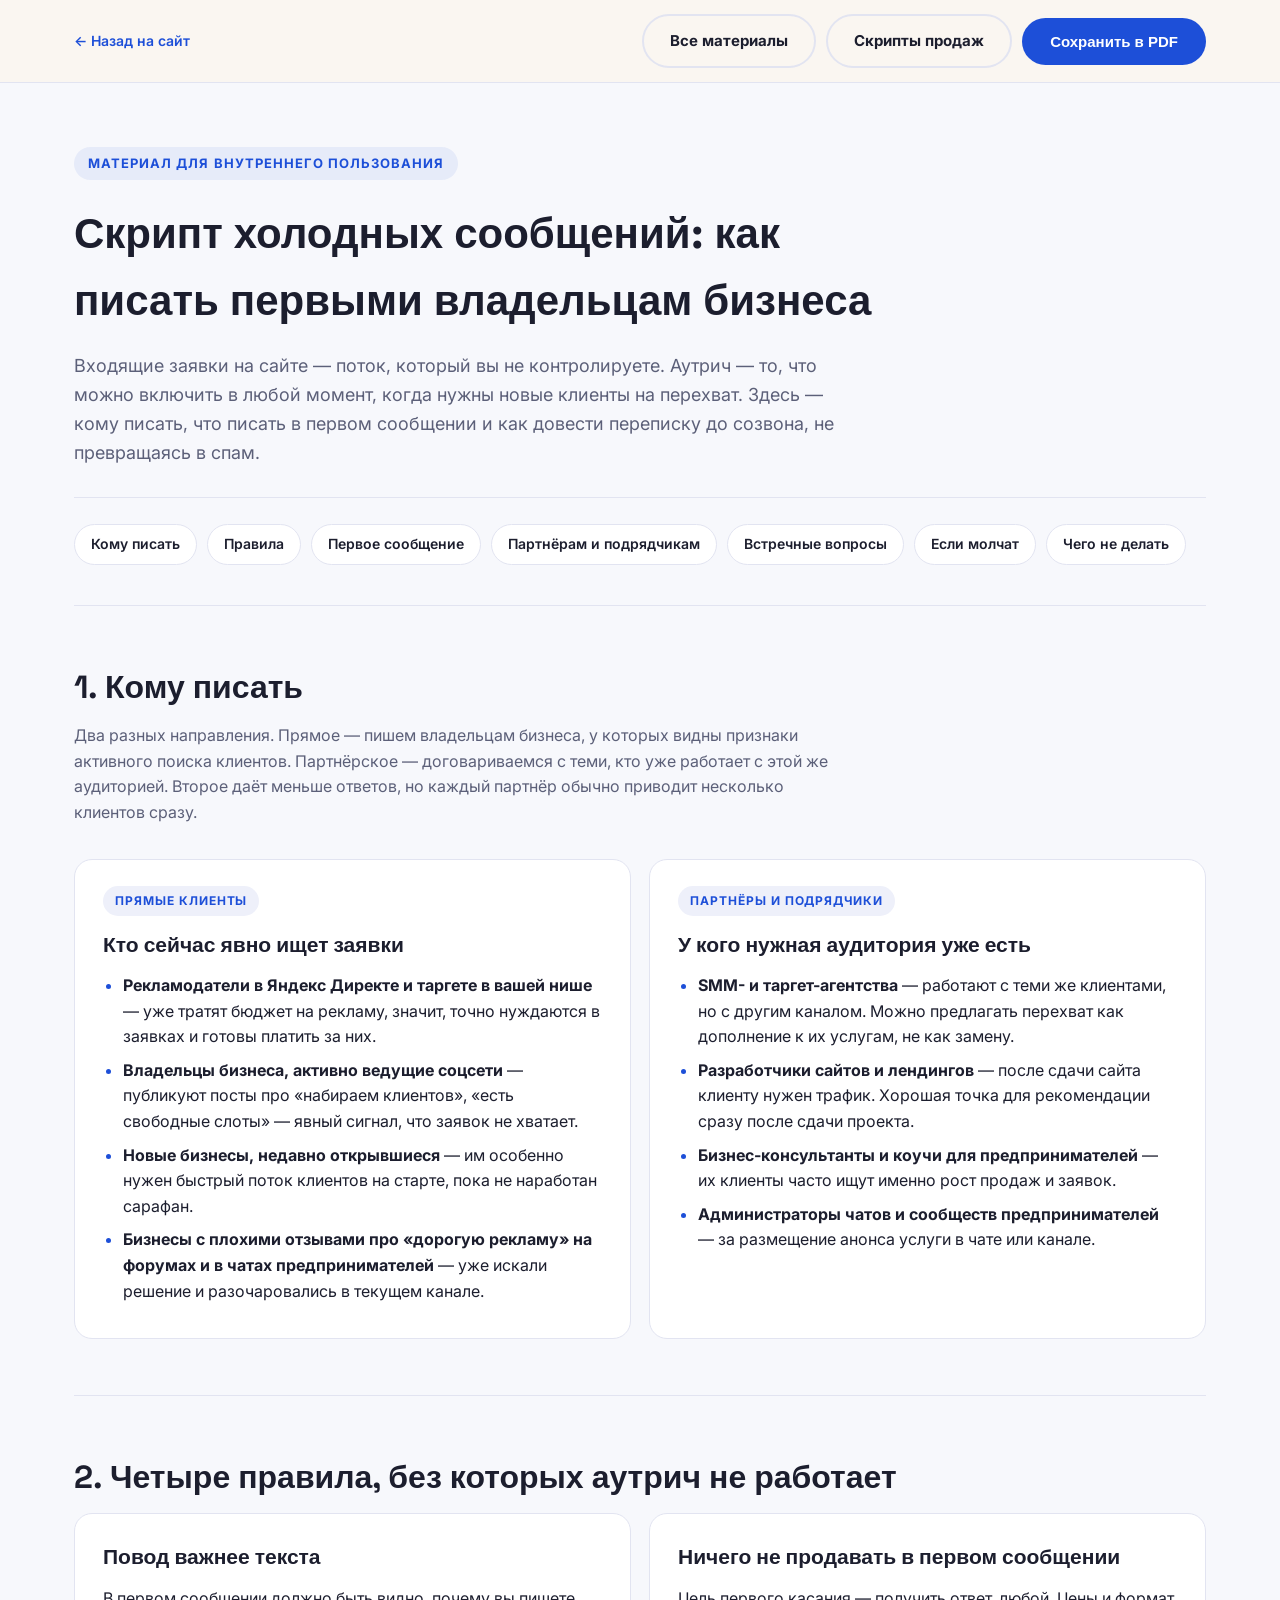
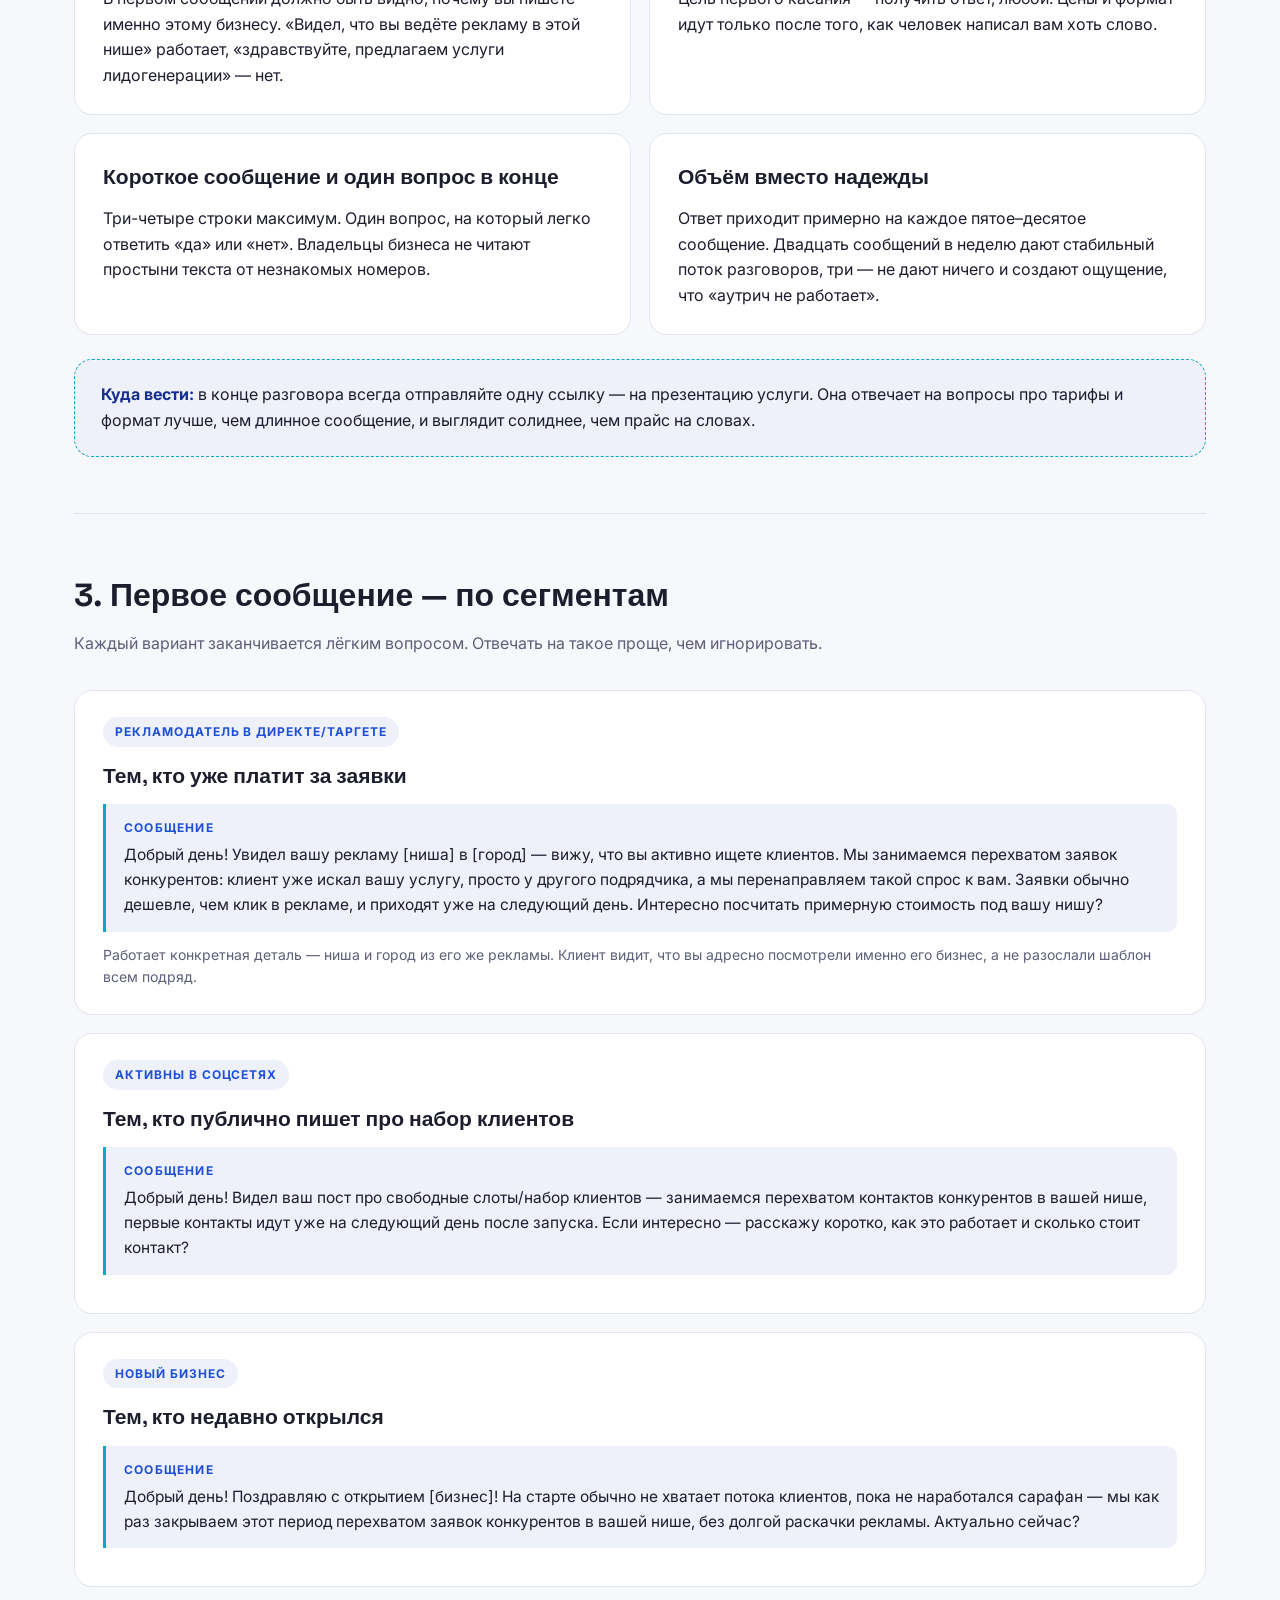
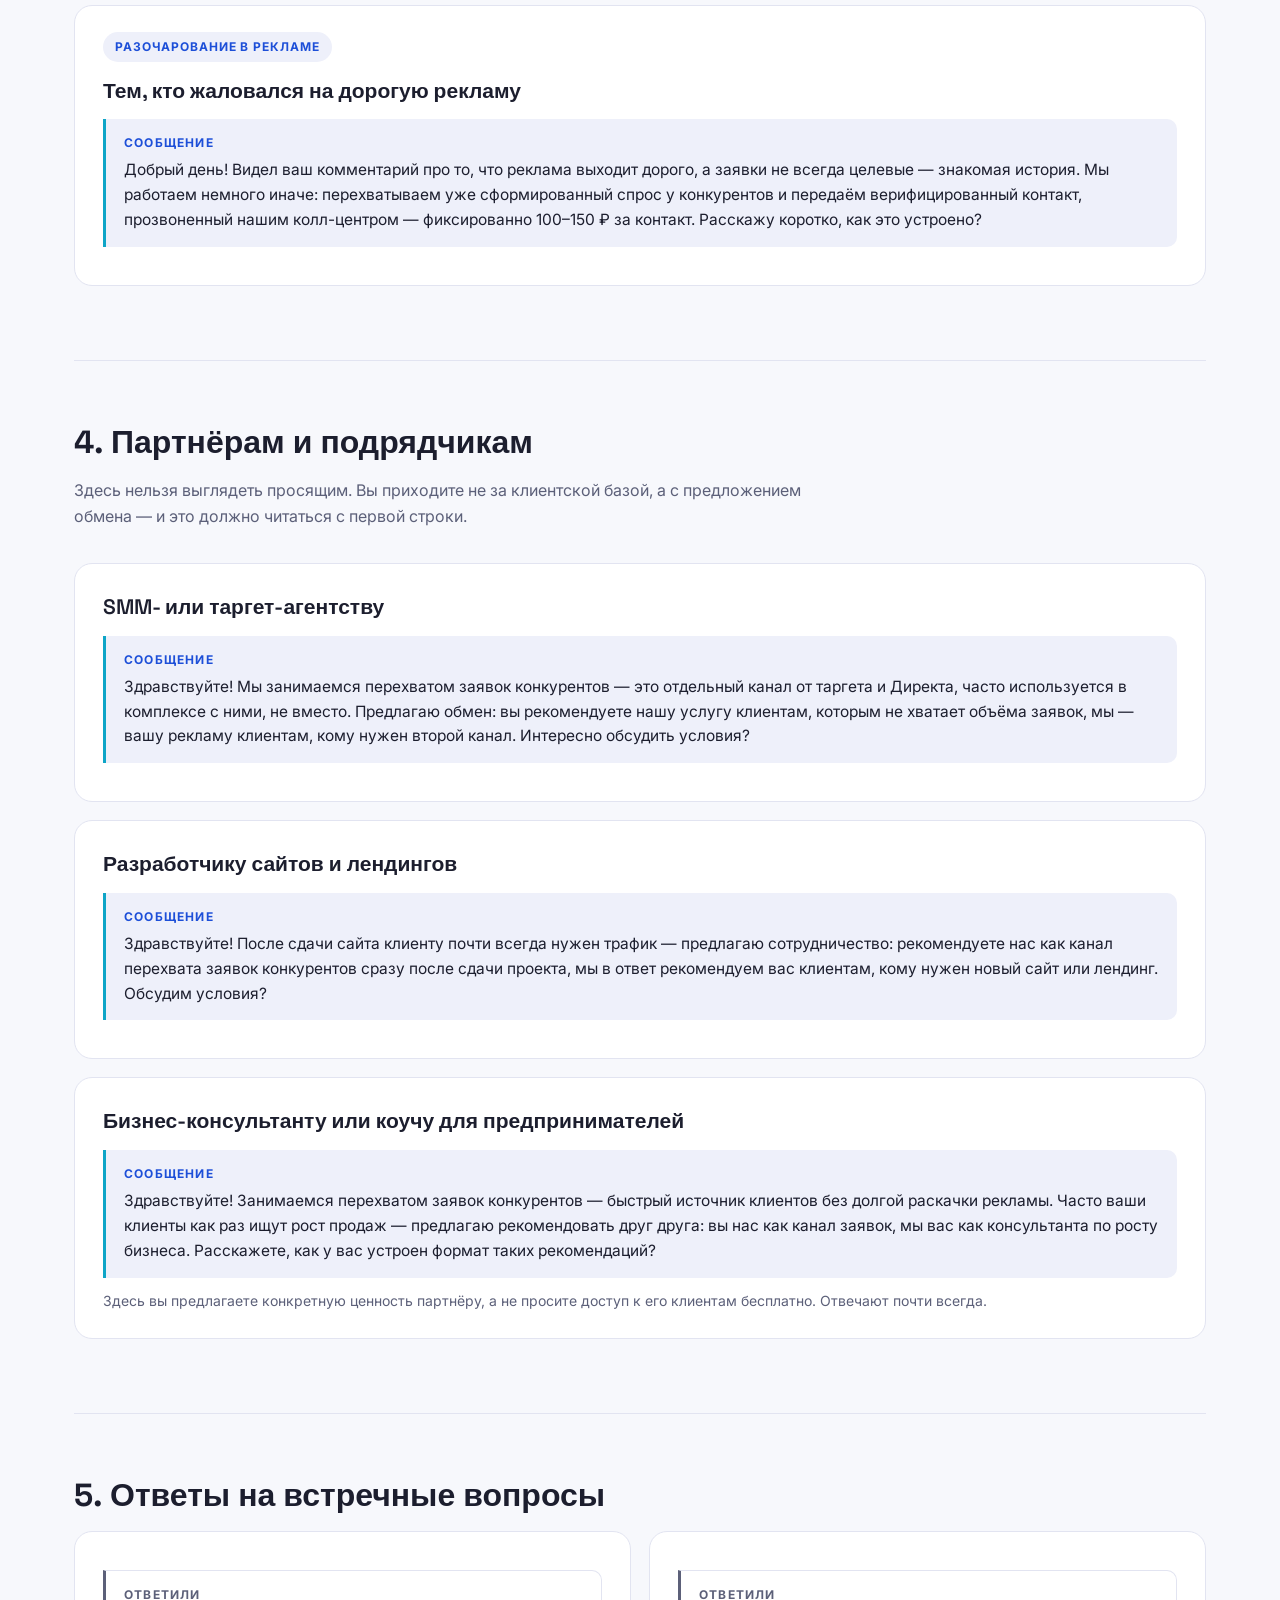
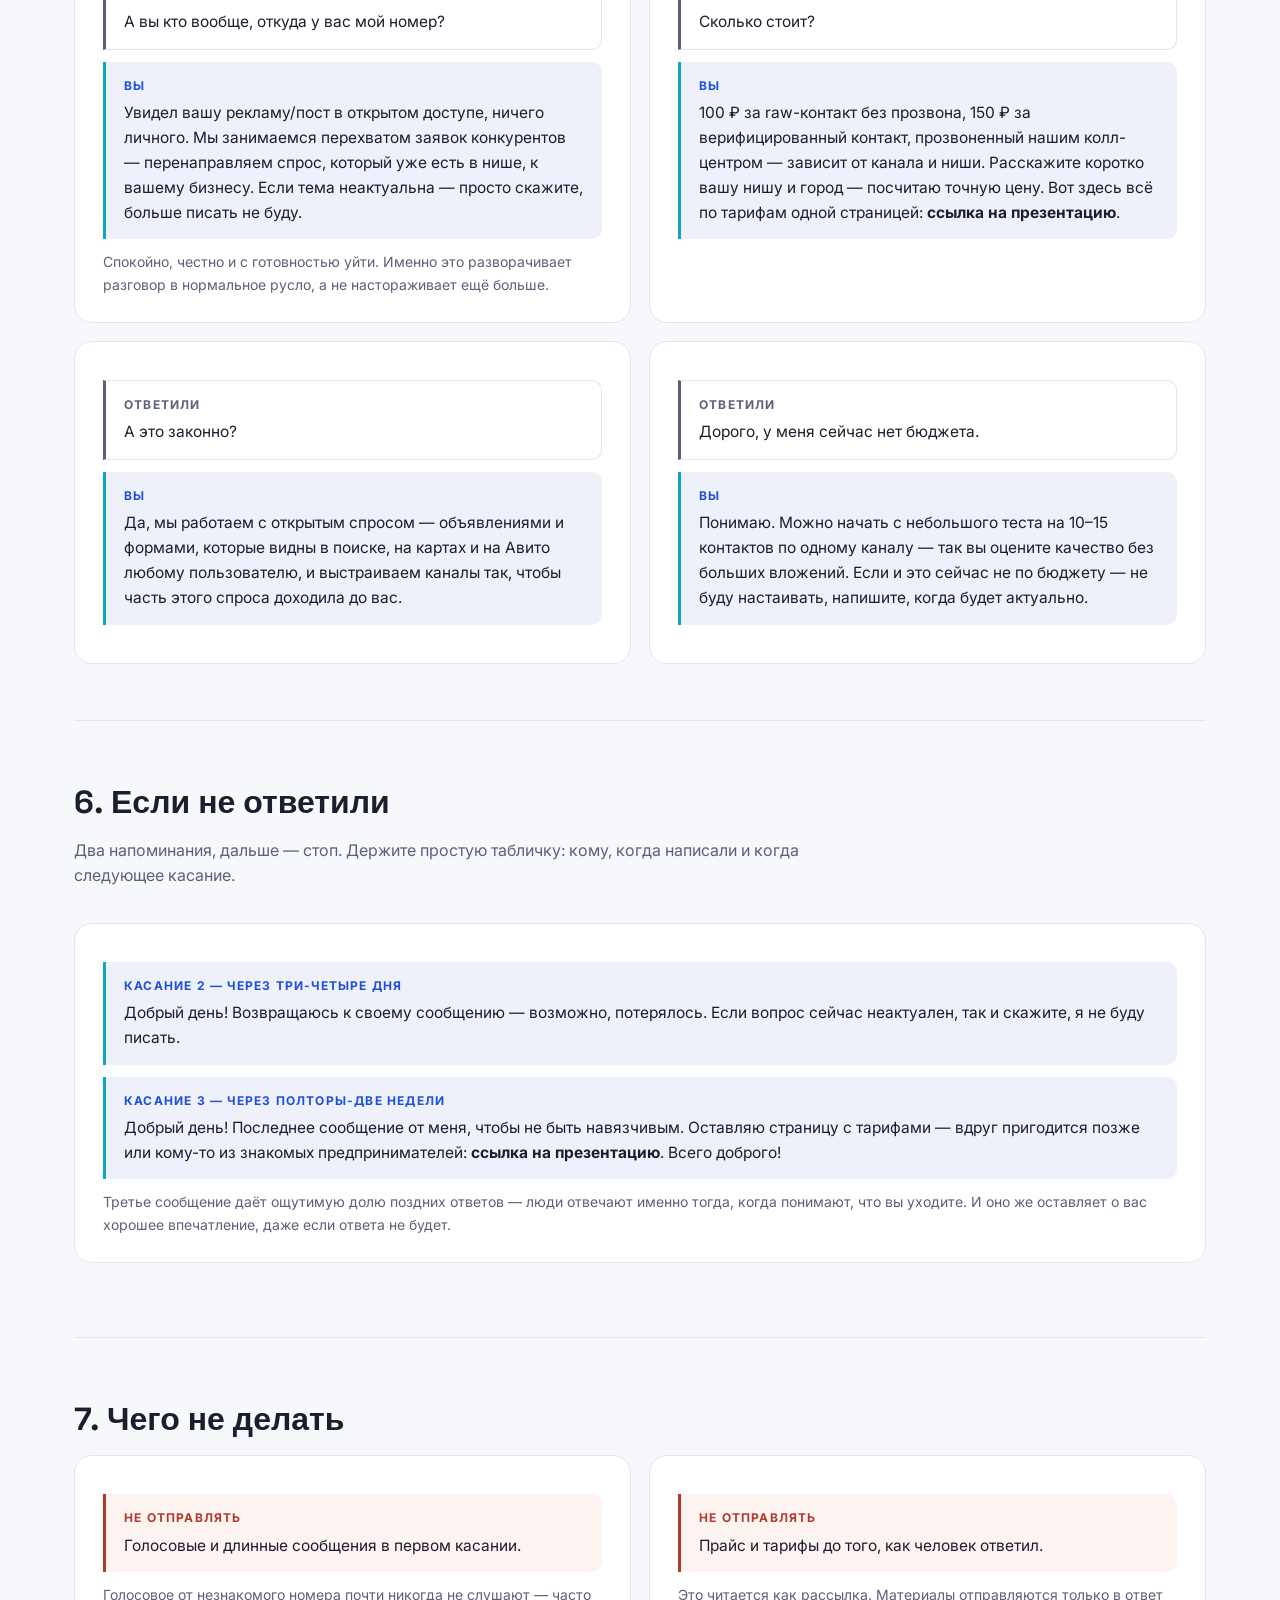
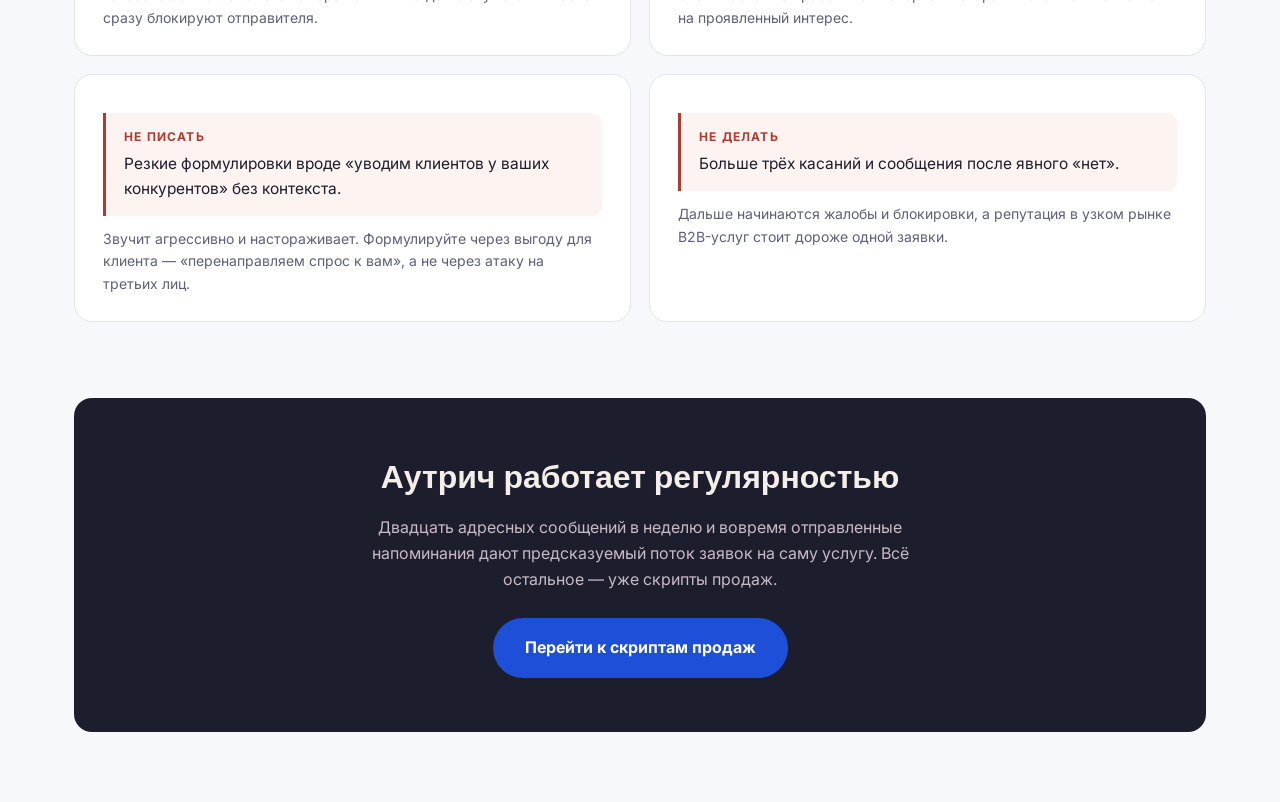
<file: outreach.html>
<!DOCTYPE html>
<html lang="ru">
<head>
<meta charset="UTF-8">
<meta name="viewport" content="width=device-width, initial-scale=1.0">
<title>Скрипт холодных сообщений — Медиа Драйв</title>
<meta name="description" content="Как писать первыми владельцам бизнеса: сегменты, первое сообщение, ответы на встречные вопросы, цепочка касаний.">
<meta name="robots" content="noindex">
<link rel="preconnect" href="https://fonts.googleapis.com">
<link rel="preconnect" href="https://fonts.gstatic.com" crossorigin>
<link href="https://fonts.googleapis.com/css2?family=Space+Grotesk:wght@500;600;700&family=Inter:wght@400;500;600;700;800&display=swap" rel="stylesheet">
<link rel="stylesheet" href="styles.css">
<link rel="stylesheet" href="materials.css">
</head>
<body>

<div class="doc-bar">
  <div class="doc-bar__inner">
    <a href="index.html" class="doc-bar__back">← <span>Назад на сайт</span></a>
    <div class="doc-bar__actions">
      <a href="materials.html" class="btn btn--ghost">Все материалы</a>
      <a href="scripts.html" class="btn btn--ghost">Скрипты продаж</a>
      <button class="btn btn--primary" onclick="window.print()">Сохранить в PDF</button>
    </div>
  </div>
</div>

<div class="container">

  <section class="doc-hero">
    <p class="eyebrow">Материал для внутреннего пользования</p>
    <h1>Скрипт холодных сообщений: как писать первыми владельцам бизнеса</h1>
    <p class="doc-hero__lead">Входящие заявки на сайте — поток, который вы не контролируете. Аутрич — то, что можно включить в любой момент, когда нужны новые клиенты на перехват. Здесь — кому писать, что писать в первом сообщении и как довести переписку до созвона, не превращаясь в спам.</p>
    <nav class="toc">
      <a href="#who">Кому писать</a>
      <a href="#rules">Правила</a>
      <a href="#first">Первое сообщение</a>
      <a href="#partners">Партнёрам и подрядчикам</a>
      <a href="#answers">Встречные вопросы</a>
      <a href="#followup">Если молчат</a>
      <a href="#stop">Чего не делать</a>
    </nav>
  </section>

  <section class="doc-section" id="who">
    <h2>1. Кому писать</h2>
    <p class="doc-section__lead">Два разных направления. Прямое — пишем владельцам бизнеса, у которых видны признаки активного поиска клиентов. Партнёрское — договариваемся с теми, кто уже работает с этой же аудиторией. Второе даёт меньше ответов, но каждый партнёр обычно приводит несколько клиентов сразу.</p>

    <div class="grid-2">
      <div class="card">
        <span class="tag">Прямые клиенты</span>
        <p class="card__title">Кто сейчас явно ищет заявки</p>
        <ul class="ul">
          <li><b>Рекламодатели в Яндекс Директе и таргете в вашей нише</b> — уже тратят бюджет на рекламу, значит, точно нуждаются в заявках и готовы платить за них.</li>
          <li><b>Владельцы бизнеса, активно ведущие соцсети</b> — публикуют посты про «набираем клиентов», «есть свободные слоты» — явный сигнал, что заявок не хватает.</li>
          <li><b>Новые бизнесы, недавно открывшиеся</b> — им особенно нужен быстрый поток клиентов на старте, пока не наработан сарафан.</li>
          <li><b>Бизнесы с плохими отзывами про «дорогую рекламу» на форумах и в чатах предпринимателей</b> — уже искали решение и разочаровались в текущем канале.</li>
        </ul>
      </div>
      <div class="card">
        <span class="tag">Партнёры и подрядчики</span>
        <p class="card__title">У кого нужная аудитория уже есть</p>
        <ul class="ul">
          <li><b>SMM- и таргет-агентства</b> — работают с теми же клиентами, но с другим каналом. Можно предлагать перехват как дополнение к их услугам, не как замену.</li>
          <li><b>Разработчики сайтов и лендингов</b> — после сдачи сайта клиенту нужен трафик. Хорошая точка для рекомендации сразу после сдачи проекта.</li>
          <li><b>Бизнес-консультанты и коучи для предпринимателей</b> — их клиенты часто ищут именно рост продаж и заявок.</li>
          <li><b>Администраторы чатов и сообществ предпринимателей</b> — за размещение анонса услуги в чате или канале.</li>
        </ul>
      </div>
    </div>
  </section>

  <section class="doc-section" id="rules">
    <h2>2. Четыре правила, без которых аутрич не работает</h2>
    <div class="grid-2">
      <div class="card">
        <p class="card__title">Повод важнее текста</p>
        <p>В первом сообщении должно быть видно, почему вы пишете именно этому бизнесу. «Видел, что вы ведёте рекламу в этой нише» работает, «здравствуйте, предлагаем услуги лидогенерации» — нет.</p>
      </div>
      <div class="card">
        <p class="card__title">Ничего не продавать в первом сообщении</p>
        <p>Цель первого касания — получить ответ, любой. Цены и формат идут только после того, как человек написал вам хоть слово.</p>
      </div>
      <div class="card">
        <p class="card__title">Короткое сообщение и один вопрос в конце</p>
        <p>Три-четыре строки максимум. Один вопрос, на который легко ответить «да» или «нет». Владельцы бизнеса не читают простыни текста от незнакомых номеров.</p>
      </div>
      <div class="card">
        <p class="card__title">Объём вместо надежды</p>
        <p>Ответ приходит примерно на каждое пятое–десятое сообщение. Двадцать сообщений в неделю дают стабильный поток разговоров, три — не дают ничего и создают ощущение, что «аутрич не работает».</p>
      </div>
    </div>
    <div class="tip">
      <strong>Куда вести:</strong> в конце разговора всегда отправляйте одну ссылку — на презентацию услуги. Она отвечает на вопросы про тарифы и формат лучше, чем длинное сообщение, и выглядит солиднее, чем прайс на словах.
    </div>
  </section>

  <section class="doc-section" id="first">
    <h2>3. Первое сообщение — по сегментам</h2>
    <p class="doc-section__lead">Каждый вариант заканчивается лёгким вопросом. Отвечать на такое проще, чем игнорировать.</p>

    <div class="card">
      <span class="tag">Рекламодатель в Директе/таргете</span>
      <p class="card__title">Тем, кто уже платит за заявки</p>
      <div class="say">
        <span class="say__who">Сообщение</span>
        Добрый день! Увидел вашу рекламу [ниша] в [город] — вижу, что вы активно ищете клиентов. Мы занимаемся перехватом заявок конкурентов: клиент уже искал вашу услугу, просто у другого подрядчика, а мы перенаправляем такой спрос к вам. Заявки обычно дешевле, чем клик в рекламе, и приходят уже на следующий день. Интересно посчитать примерную стоимость под вашу нишу?
      </div>
      <p class="card__note">Работает конкретная деталь — ниша и город из его же рекламы. Клиент видит, что вы адресно посмотрели именно его бизнес, а не разослали шаблон всем подряд.</p>
    </div>

    <div class="card">
      <span class="tag">Активны в соцсетях</span>
      <p class="card__title">Тем, кто публично пишет про набор клиентов</p>
      <div class="say">
        <span class="say__who">Сообщение</span>
        Добрый день! Видел ваш пост про свободные слоты/набор клиентов — занимаемся перехватом контактов конкурентов в вашей нише, первые контакты идут уже на следующий день после запуска. Если интересно — расскажу коротко, как это работает и сколько стоит контакт?
      </div>
    </div>

    <div class="card">
      <span class="tag">Новый бизнес</span>
      <p class="card__title">Тем, кто недавно открылся</p>
      <div class="say">
        <span class="say__who">Сообщение</span>
        Добрый день! Поздравляю с открытием [бизнес]! На старте обычно не хватает потока клиентов, пока не наработался сарафан — мы как раз закрываем этот период перехватом заявок конкурентов в вашей нише, без долгой раскачки рекламы. Актуально сейчас?
      </div>
    </div>

    <div class="card">
      <span class="tag">Разочарование в рекламе</span>
      <p class="card__title">Тем, кто жаловался на дорогую рекламу</p>
      <div class="say">
        <span class="say__who">Сообщение</span>
        Добрый день! Видел ваш комментарий про то, что реклама выходит дорого, а заявки не всегда целевые — знакомая история. Мы работаем немного иначе: перехватываем уже сформированный спрос у конкурентов и передаём верифицированный контакт, прозвоненный нашим колл-центром — фиксированно 100–150 ₽ за контакт. Расскажу коротко, как это устроено?
      </div>
    </div>
  </section>

  <section class="doc-section" id="partners">
    <h2>4. Партнёрам и подрядчикам</h2>
    <p class="doc-section__lead">Здесь нельзя выглядеть просящим. Вы приходите не за клиентской базой, а с предложением обмена — и это должно читаться с первой строки.</p>

    <div class="card">
      <p class="card__title">SMM- или таргет-агентству</p>
      <div class="say">
        <span class="say__who">Сообщение</span>
        Здравствуйте! Мы занимаемся перехватом заявок конкурентов — это отдельный канал от таргета и Директа, часто используется в комплексе с ними, не вместо. Предлагаю обмен: вы рекомендуете нашу услугу клиентам, которым не хватает объёма заявок, мы — вашу рекламу клиентам, кому нужен второй канал. Интересно обсудить условия?
      </div>
    </div>

    <div class="card">
      <p class="card__title">Разработчику сайтов и лендингов</p>
      <div class="say">
        <span class="say__who">Сообщение</span>
        Здравствуйте! После сдачи сайта клиенту почти всегда нужен трафик — предлагаю сотрудничество: рекомендуете нас как канал перехвата заявок конкурентов сразу после сдачи проекта, мы в ответ рекомендуем вас клиентам, кому нужен новый сайт или лендинг. Обсудим условия?
      </div>
    </div>

    <div class="card">
      <p class="card__title">Бизнес-консультанту или коучу для предпринимателей</p>
      <div class="say">
        <span class="say__who">Сообщение</span>
        Здравствуйте! Занимаемся перехватом заявок конкурентов — быстрый источник клиентов без долгой раскачки рекламы. Часто ваши клиенты как раз ищут рост продаж — предлагаю рекомендовать друг друга: вы нас как канал заявок, мы вас как консультанта по росту бизнеса. Расскажете, как у вас устроен формат таких рекомендаций?
      </div>
      <p class="card__note">Здесь вы предлагаете конкретную ценность партнёру, а не просите доступ к его клиентам бесплатно. Отвечают почти всегда.</p>
    </div>
  </section>

  <section class="doc-section" id="answers">
    <h2>5. Ответы на встречные вопросы</h2>

    <div class="grid-2">
      <div class="card">
        <div class="say say--client"><span class="say__who">Ответили</span>А вы кто вообще, откуда у вас мой номер?</div>
        <div class="say">
          <span class="say__who">Вы</span>
          Увидел вашу рекламу/пост в открытом доступе, ничего личного. Мы занимаемся перехватом заявок конкурентов — перенаправляем спрос, который уже есть в нише, к вашему бизнесу. Если тема неактуальна — просто скажите, больше писать не буду.
        </div>
        <p class="card__note">Спокойно, честно и с готовностью уйти. Именно это разворачивает разговор в нормальное русло, а не настораживает ещё больше.</p>
      </div>
      <div class="card">
        <div class="say say--client"><span class="say__who">Ответили</span>Сколько стоит?</div>
        <div class="say">
          <span class="say__who">Вы</span>
          100 ₽ за raw-контакт без прозвона, 150 ₽ за верифицированный контакт, прозвоненный нашим колл-центром — зависит от канала и ниши. Расскажите коротко вашу нишу и город — посчитаю точную цену. Вот здесь всё по тарифам одной страницей: <b>ссылка на презентацию</b>.
        </div>
      </div>
      <div class="card">
        <div class="say say--client"><span class="say__who">Ответили</span>А это законно?</div>
        <div class="say">
          <span class="say__who">Вы</span>
          Да, мы работаем с открытым спросом — объявлениями и формами, которые видны в поиске, на картах и на Авито любому пользователю, и выстраиваем каналы так, чтобы часть этого спроса доходила до вас.
        </div>
      </div>
      <div class="card">
        <div class="say say--client"><span class="say__who">Ответили</span>Дорого, у меня сейчас нет бюджета.</div>
        <div class="say">
          <span class="say__who">Вы</span>
          Понимаю. Можно начать с небольшого теста на 10–15 контактов по одному каналу — так вы оцените качество без больших вложений. Если и это сейчас не по бюджету — не буду настаивать, напишите, когда будет актуально.
        </div>
      </div>
    </div>
  </section>

  <section class="doc-section" id="followup">
    <h2>6. Если не ответили</h2>
    <p class="doc-section__lead">Два напоминания, дальше — стоп. Держите простую табличку: кому, когда написали и когда следующее касание.</p>

    <div class="card">
      <div class="say">
        <span class="say__who">Касание 2 — через три-четыре дня</span>
        Добрый день! Возвращаюсь к своему сообщению — возможно, потерялось. Если вопрос сейчас неактуален, так и скажите, я не буду писать.
      </div>
      <div class="say">
        <span class="say__who">Касание 3 — через полторы-две недели</span>
        Добрый день! Последнее сообщение от меня, чтобы не быть навязчивым. Оставляю страницу с тарифами — вдруг пригодится позже или кому-то из знакомых предпринимателей: <b>ссылка на презентацию</b>. Всего доброго!
      </div>
      <p class="card__note">Третье сообщение даёт ощутимую долю поздних ответов — люди отвечают именно тогда, когда понимают, что вы уходите. И оно же оставляет о вас хорошее впечатление, даже если ответа не будет.</p>
    </div>
  </section>

  <section class="doc-section" id="stop">
    <h2>7. Чего не делать</h2>
    <div class="grid-2">
      <div class="card">
        <div class="say say--stop"><span class="say__who">Не отправлять</span>Голосовые и длинные сообщения в первом касании.</div>
        <p class="card__note">Голосовое от незнакомого номера почти никогда не слушают — часто сразу блокируют отправителя.</p>
      </div>
      <div class="card">
        <div class="say say--stop"><span class="say__who">Не отправлять</span>Прайс и тарифы до того, как человек ответил.</div>
        <p class="card__note">Это читается как рассылка. Материалы отправляются только в ответ на проявленный интерес.</p>
      </div>
      <div class="card">
        <div class="say say--stop"><span class="say__who">Не писать</span>Резкие формулировки вроде «уводим клиентов у ваших конкурентов» без контекста.</div>
        <p class="card__note">Звучит агрессивно и настораживает. Формулируйте через выгоду для клиента — «перенаправляем спрос к вам», а не через атаку на третьих лиц.</p>
      </div>
      <div class="card">
        <div class="say say--stop"><span class="say__who">Не делать</span>Больше трёх касаний и сообщения после явного «нет».</div>
        <p class="card__note">Дальше начинаются жалобы и блокировки, а репутация в узком рынке B2B-услуг стоит дороже одной заявки.</p>
      </div>
    </div>
  </section>

  <div class="cta-final">
    <h2>Аутрич работает регулярностью</h2>
    <p>Двадцать адресных сообщений в неделю и вовремя отправленные напоминания дают предсказуемый поток заявок на саму услугу. Всё остальное — уже скрипты продаж.</p>
    <a href="scripts.html" class="btn btn--primary btn--lg">Перейти к скриптам продаж</a>
  </div>

</div>

</body>
</html>
</file>
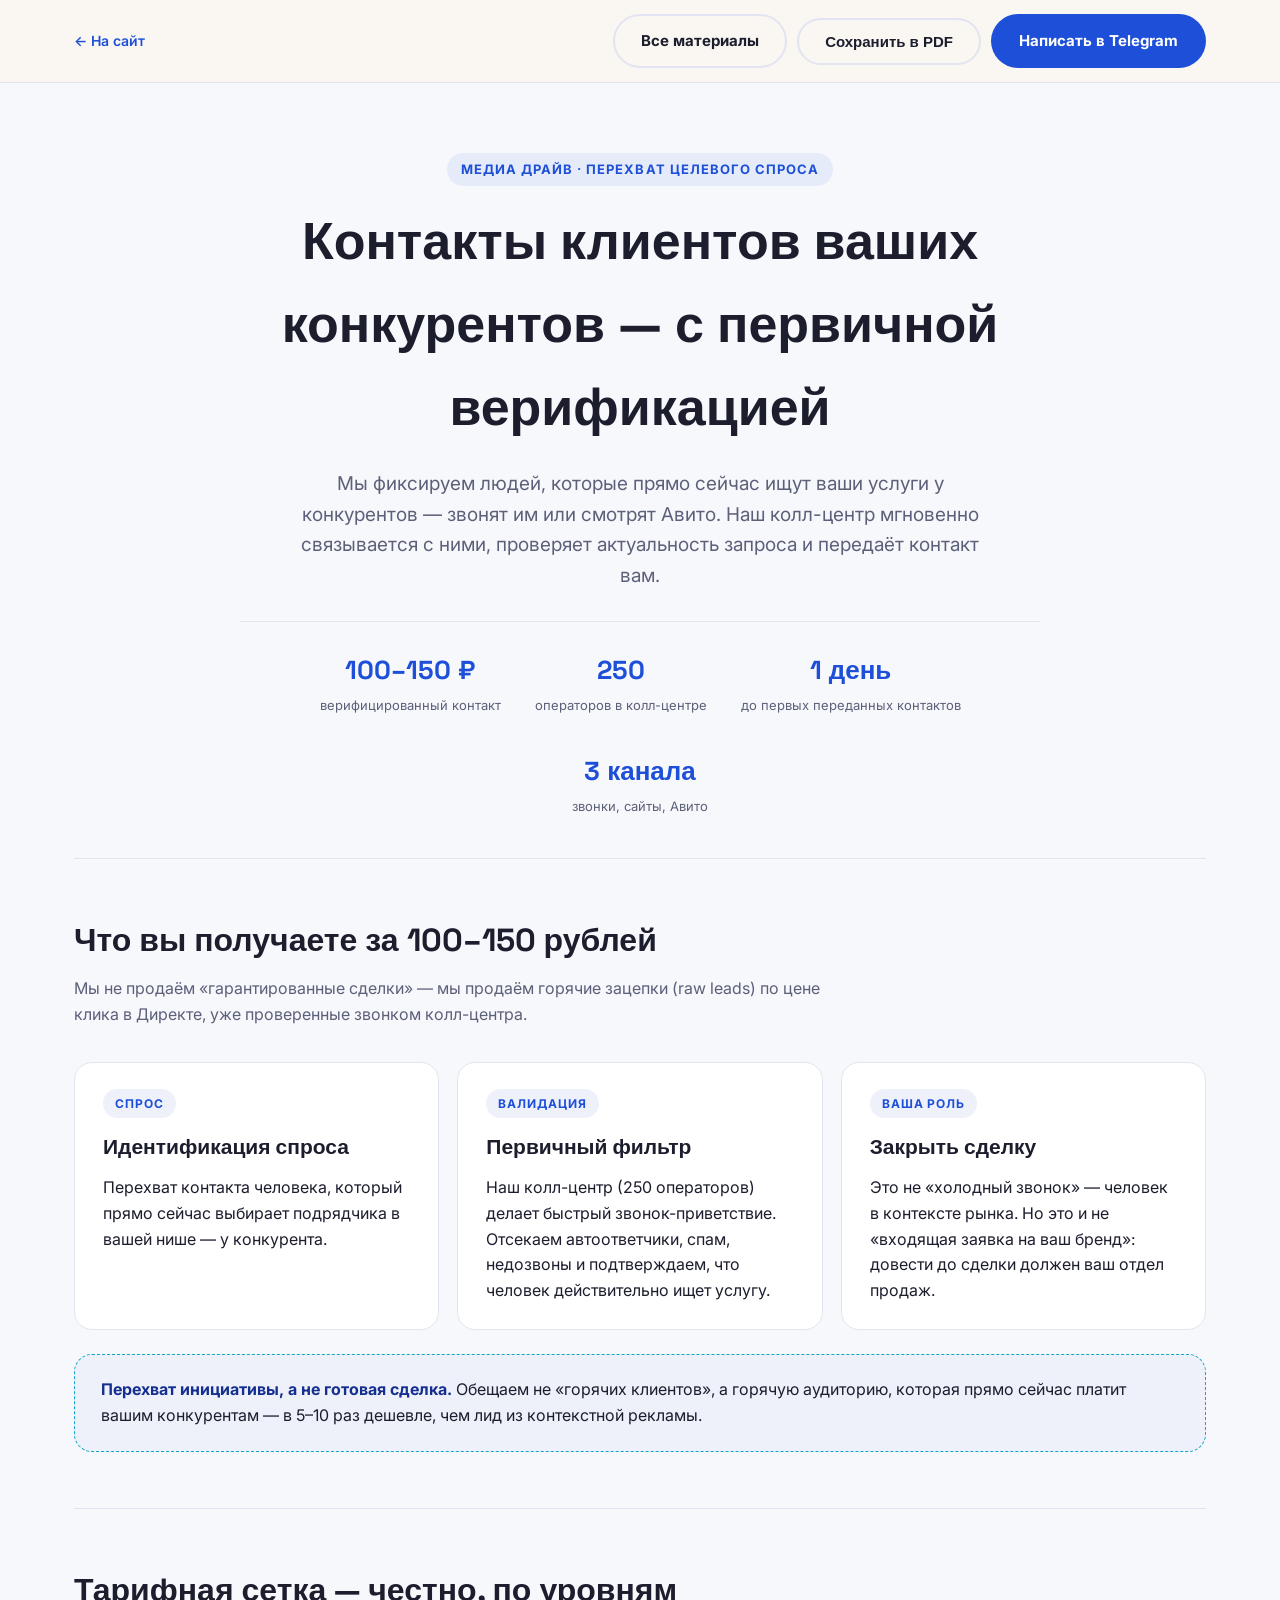
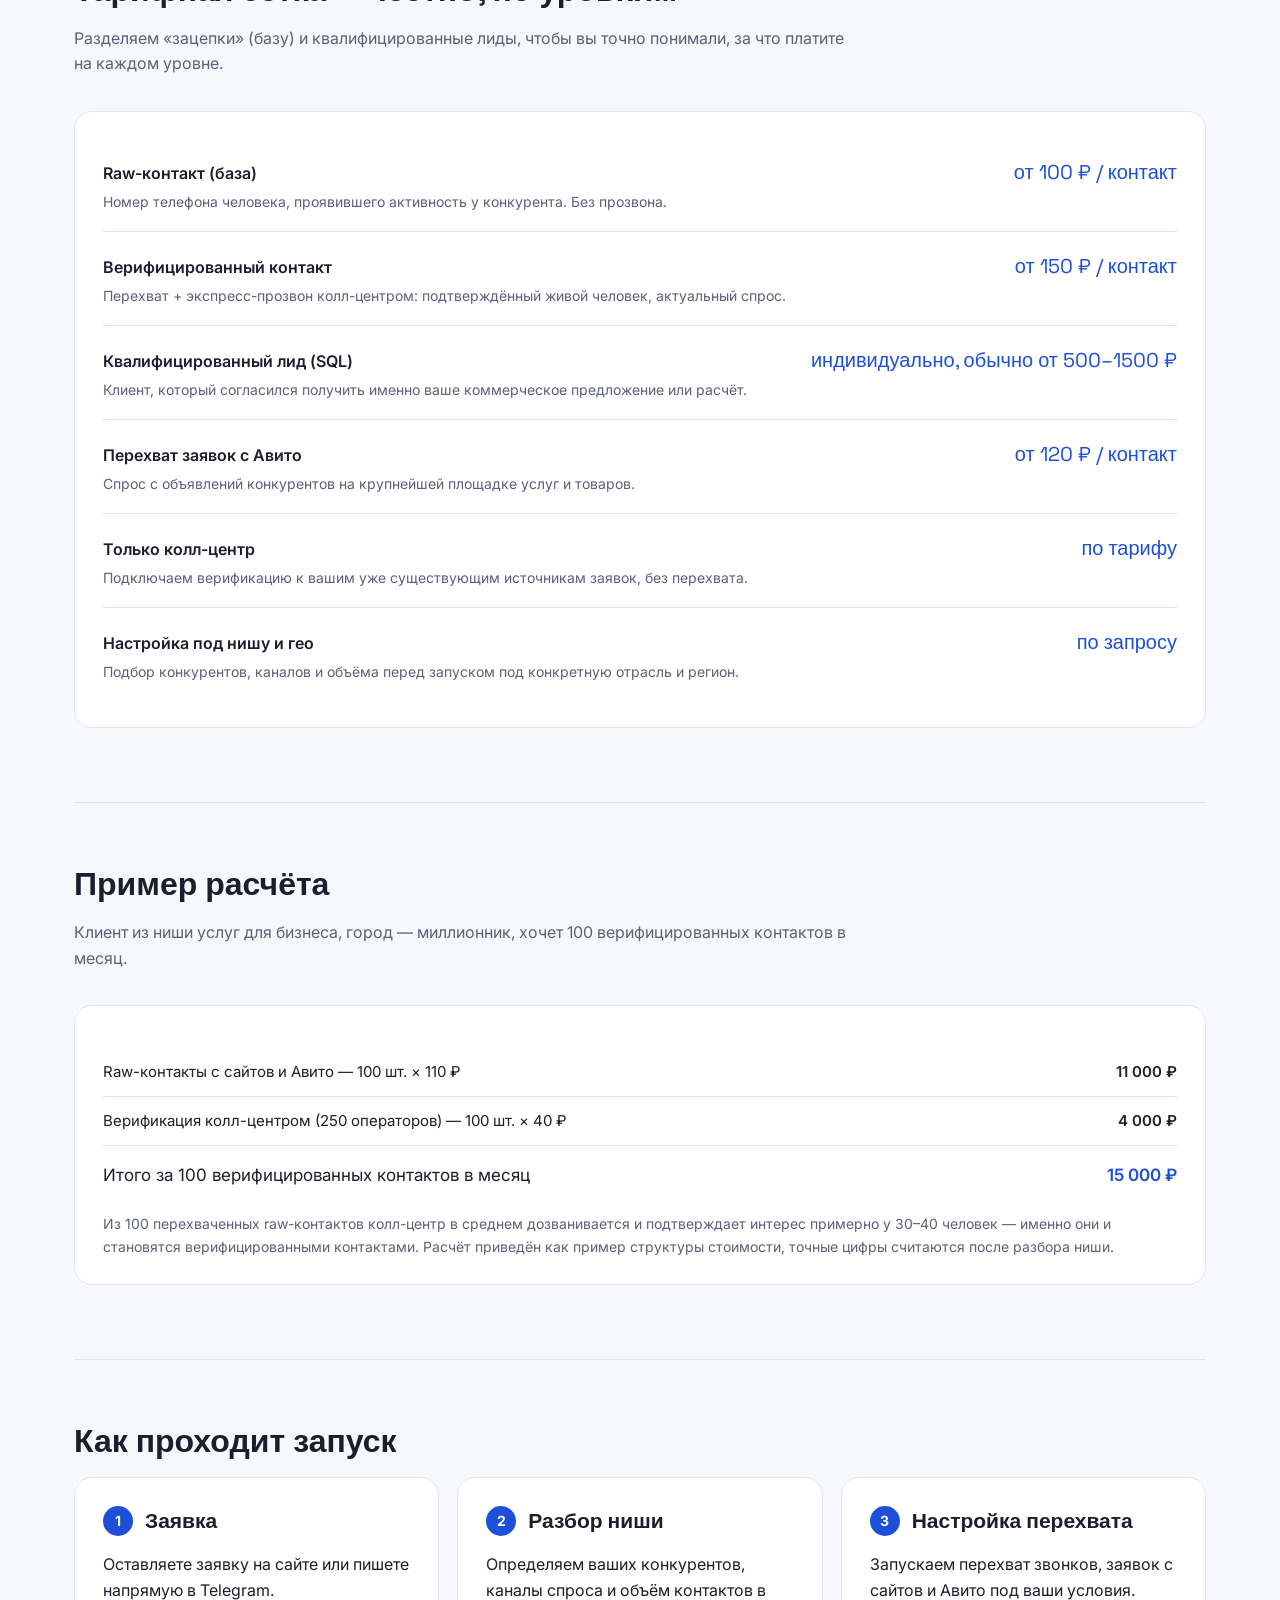
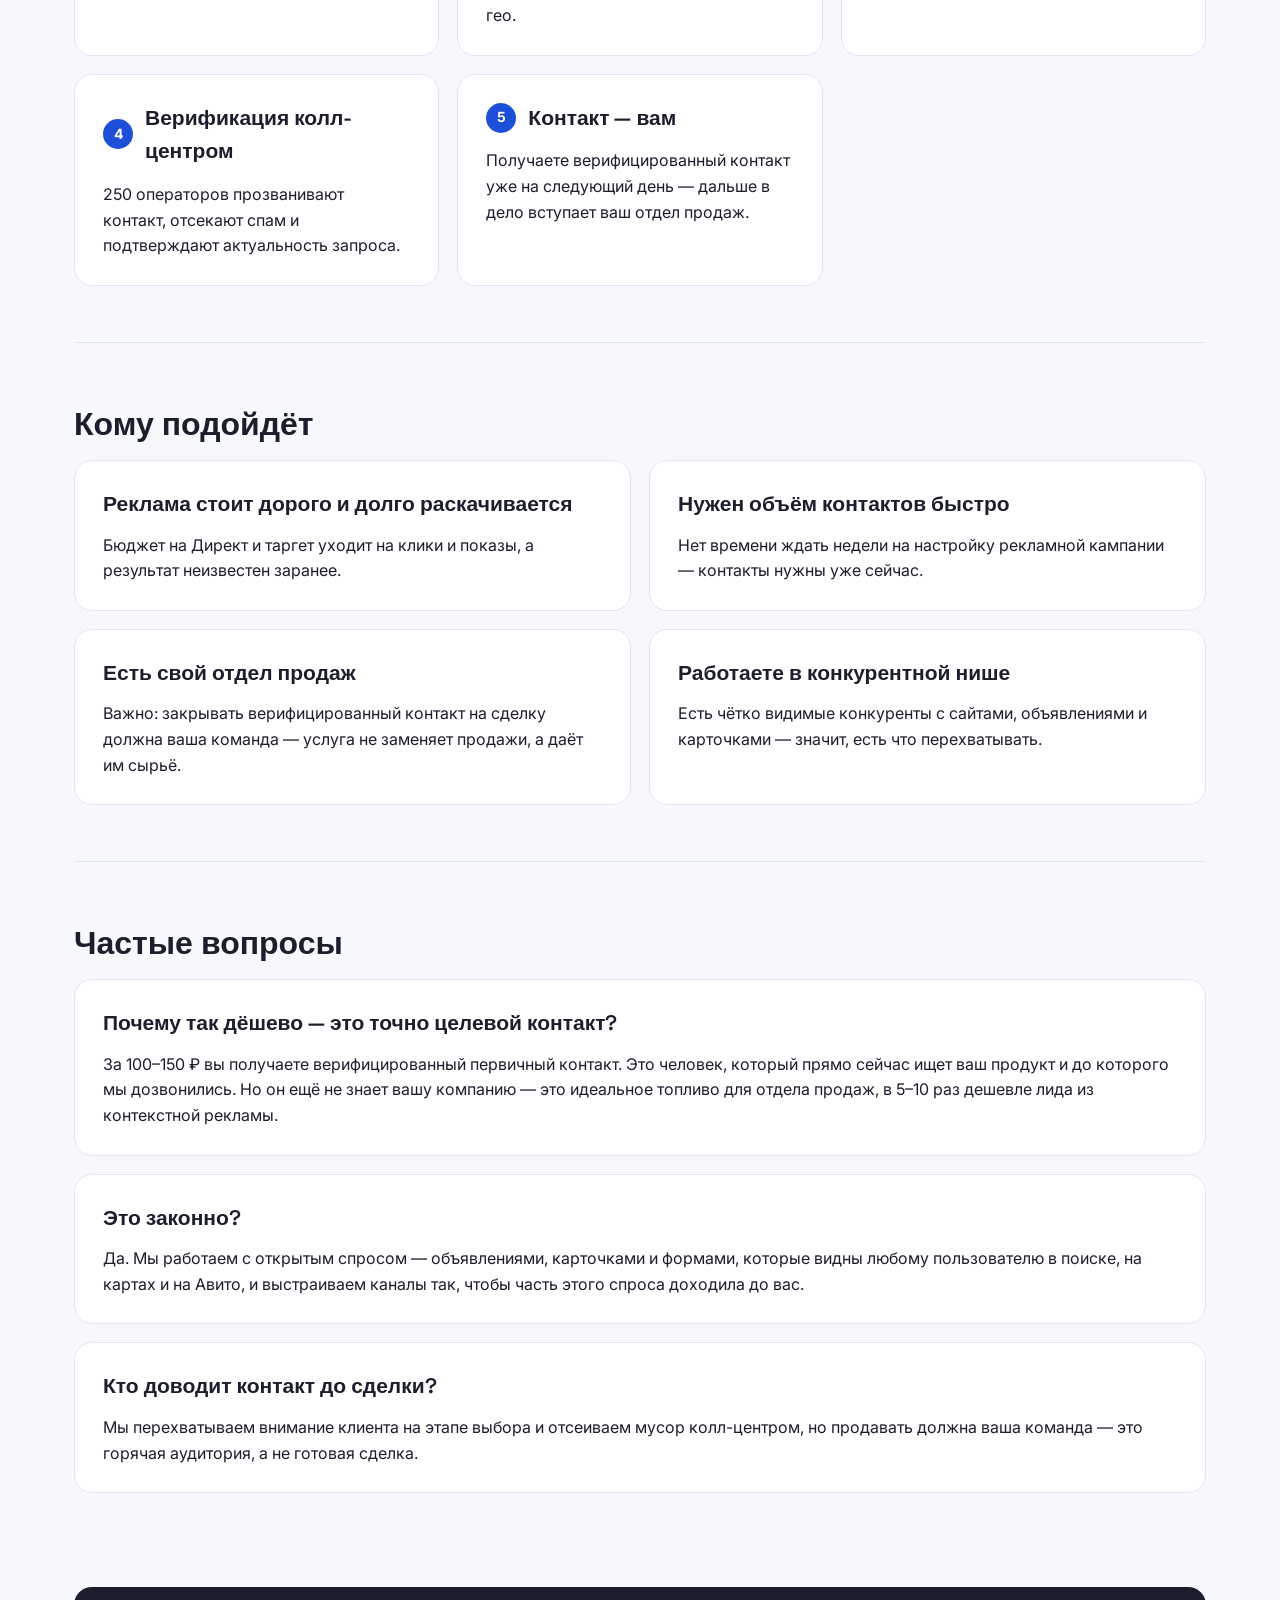
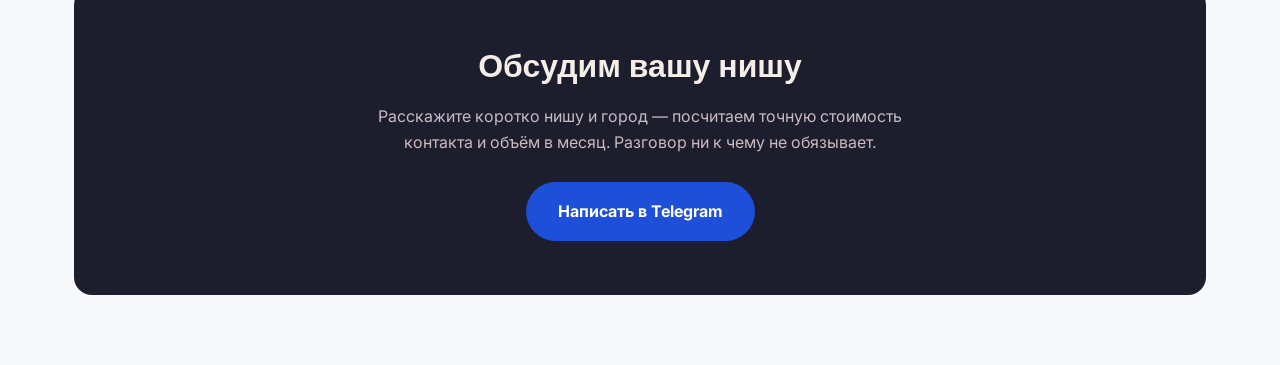
<file: presentation.html>
<!DOCTYPE html>
<html lang="ru">
<head>
<meta charset="UTF-8">
<meta name="viewport" content="width=device-width, initial-scale=1.0">
<title>Презентация услуг — Медиа Драйв</title>
<meta name="description" content="Перехват целевого спроса конкурентов с первичной верификацией + колл-центр из 250 операторов. Что входит, сколько стоит и как проходит запуск — на одной странице.">
<link rel="preconnect" href="https://fonts.googleapis.com">
<link rel="preconnect" href="https://fonts.gstatic.com" crossorigin>
<link href="https://fonts.googleapis.com/css2?family=Space+Grotesk:wght@500;600;700&family=Inter:wght@400;500;600;700;800&display=swap" rel="stylesheet">
<link rel="stylesheet" href="styles.css">
<link rel="stylesheet" href="materials.css">
</head>
<body>

<div class="doc-bar">
  <div class="doc-bar__inner">
    <a href="index.html" class="doc-bar__back">← <span>На сайт</span></a>
    <div class="doc-bar__actions">
      <a href="materials.html" class="btn btn--ghost">Все материалы</a>
      <button class="btn btn--ghost" onclick="window.print()">Сохранить в PDF</button>
      <a href="https://t.me/Ilnur0990" target="_blank" rel="noopener" class="btn btn--primary">Написать в Telegram</a>
    </div>
  </div>
</div>

<div class="container">

  <section class="pitch">
    <p class="eyebrow eyebrow--center">Медиа Драйв · перехват целевого спроса</p>
    <h1>Контакты клиентов ваших конкурентов — с первичной верификацией</h1>
    <p class="pitch__lead">Мы фиксируем людей, которые прямо сейчас ищут ваши услуги у конкурентов — звонят им или смотрят Авито. Наш колл-центр мгновенно связывается с ними, проверяет актуальность запроса и передаёт контакт вам.</p>
    <div class="pitch__meta">
      <div><b>100–150 ₽</b><span>верифицированный контакт</span></div>
      <div><b>250</b><span>операторов в колл-центре</span></div>
      <div><b>1 день</b><span>до первых переданных контактов</span></div>
      <div><b>3 канала</b><span>звонки, сайты, Авито</span></div>
    </div>
  </section>

  <section class="doc-section">
    <h2>Что вы получаете за 100–150 рублей</h2>
    <p class="doc-section__lead">Мы не продаём «гарантированные сделки» — мы продаём горячие зацепки (raw leads) по цене клика в Директе, уже проверенные звонком колл-центра.</p>
    <div class="grid-3">
      <div class="card">
        <span class="tag">Спрос</span>
        <p class="card__title">Идентификация спроса</p>
        <p>Перехват контакта человека, который прямо сейчас выбирает подрядчика в вашей нише — у конкурента.</p>
      </div>
      <div class="card">
        <span class="tag">Валидация</span>
        <p class="card__title">Первичный фильтр</p>
        <p>Наш колл-центр (250 операторов) делает быстрый звонок-приветствие. Отсекаем автоответчики, спам, недозвоны и подтверждаем, что человек действительно ищет услугу.</p>
      </div>
      <div class="card">
        <span class="tag">Ваша роль</span>
        <p class="card__title">Закрыть сделку</p>
        <p>Это не «холодный звонок» — человек в контексте рынка. Но это и не «входящая заявка на ваш бренд»: довести до сделки должен ваш отдел продаж.</p>
      </div>
    </div>
    <div class="tip">
      <strong>Перехват инициативы, а не готовая сделка.</strong> Обещаем не «горячих клиентов», а горячую аудиторию, которая прямо сейчас платит вашим конкурентам — в 5–10 раз дешевле, чем лид из контекстной рекламы.
    </div>
  </section>

  <section class="doc-section">
    <h2>Тарифная сетка — честно, по уровням</h2>
    <p class="doc-section__lead">Разделяем «зацепки» (базу) и квалифицированные лиды, чтобы вы точно понимали, за что платите на каждом уровне.</p>

    <div class="card">
      <div class="offer">
        <div>
          <span class="offer__name">Raw-контакт (база)</span>
          <span class="offer__desc">Номер телефона человека, проявившего активность у конкурента. Без прозвона.</span>
        </div>
        <span class="offer__price">от 100 ₽ / контакт</span>
      </div>
      <div class="offer">
        <div>
          <span class="offer__name">Верифицированный контакт</span>
          <span class="offer__desc">Перехват + экспресс-прозвон колл-центром: подтверждённый живой человек, актуальный спрос.</span>
        </div>
        <span class="offer__price">от 150 ₽ / контакт</span>
      </div>
      <div class="offer">
        <div>
          <span class="offer__name">Квалифицированный лид (SQL)</span>
          <span class="offer__desc">Клиент, который согласился получить именно ваше коммерческое предложение или расчёт.</span>
        </div>
        <span class="offer__price">индивидуально, обычно от 500–1500 ₽</span>
      </div>
      <div class="offer">
        <div>
          <span class="offer__name">Перехват заявок с Авито</span>
          <span class="offer__desc">Спрос с объявлений конкурентов на крупнейшей площадке услуг и товаров.</span>
        </div>
        <span class="offer__price">от 120 ₽ / контакт</span>
      </div>
      <div class="offer">
        <div>
          <span class="offer__name">Только колл-центр</span>
          <span class="offer__desc">Подключаем верификацию к вашим уже существующим источникам заявок, без перехвата.</span>
        </div>
        <span class="offer__price">по тарифу</span>
      </div>
      <div class="offer">
        <div>
          <span class="offer__name">Настройка под нишу и гео</span>
          <span class="offer__desc">Подбор конкурентов, каналов и объёма перед запуском под конкретную отрасль и регион.</span>
        </div>
        <span class="offer__price">по запросу</span>
      </div>
    </div>
  </section>

  <section class="doc-section">
    <h2>Пример расчёта</h2>
    <p class="doc-section__lead">Клиент из ниши услуг для бизнеса, город — миллионник, хочет 100 верифицированных контактов в месяц.</p>
    <div class="card">
      <table class="calc">
        <tr><td>Raw-контакты с сайтов и Авито — 100 шт. × 110 ₽</td><td>11 000 ₽</td></tr>
        <tr><td>Верификация колл-центром (250 операторов) — 100 шт. × 40 ₽</td><td>4 000 ₽</td></tr>
        <tr><td>Итого за 100 верифицированных контактов в месяц</td><td>15 000 ₽</td></tr>
      </table>
      <p class="card__note">Из 100 перехваченных raw-контактов колл-центр в среднем дозванивается и подтверждает интерес примерно у 30–40 человек — именно они и становятся верифицированными контактами. Расчёт приведён как пример структуры стоимости, точные цифры считаются после разбора ниши.</p>
    </div>
  </section>

  <section class="doc-section">
    <h2>Как проходит запуск</h2>
    <div class="grid-3">
      <div class="card">
        <div class="card__head"><span class="card__step">1</span><p class="card__title">Заявка</p></div>
        <p>Оставляете заявку на сайте или пишете напрямую в Telegram.</p>
      </div>
      <div class="card">
        <div class="card__head"><span class="card__step">2</span><p class="card__title">Разбор ниши</p></div>
        <p>Определяем ваших конкурентов, каналы спроса и объём контактов в гео.</p>
      </div>
      <div class="card">
        <div class="card__head"><span class="card__step">3</span><p class="card__title">Настройка перехвата</p></div>
        <p>Запускаем перехват звонков, заявок с сайтов и Авито под ваши условия.</p>
      </div>
      <div class="card">
        <div class="card__head"><span class="card__step">4</span><p class="card__title">Верификация колл-центром</p></div>
        <p>250 операторов прозванивают контакт, отсекают спам и подтверждают актуальность запроса.</p>
      </div>
      <div class="card">
        <div class="card__head"><span class="card__step">5</span><p class="card__title">Контакт — вам</p></div>
        <p>Получаете верифицированный контакт уже на следующий день — дальше в дело вступает ваш отдел продаж.</p>
      </div>
    </div>
  </section>

  <section class="doc-section">
    <h2>Кому подойдёт</h2>
    <div class="grid-2">
      <div class="card">
        <p class="card__title">Реклама стоит дорого и долго раскачивается</p>
        <p>Бюджет на Директ и таргет уходит на клики и показы, а результат неизвестен заранее.</p>
      </div>
      <div class="card">
        <p class="card__title">Нужен объём контактов быстро</p>
        <p>Нет времени ждать недели на настройку рекламной кампании — контакты нужны уже сейчас.</p>
      </div>
      <div class="card">
        <p class="card__title">Есть свой отдел продаж</p>
        <p>Важно: закрывать верифицированный контакт на сделку должна ваша команда — услуга не заменяет продажи, а даёт им сырьё.</p>
      </div>
      <div class="card">
        <p class="card__title">Работаете в конкурентной нише</p>
        <p>Есть чётко видимые конкуренты с сайтами, объявлениями и карточками — значит, есть что перехватывать.</p>
      </div>
    </div>
  </section>

  <section class="doc-section">
    <h2>Частые вопросы</h2>
    <div class="card">
      <p class="card__title">Почему так дёшево — это точно целевой контакт?</p>
      <p>За 100–150 ₽ вы получаете верифицированный первичный контакт. Это человек, который прямо сейчас ищет ваш продукт и до которого мы дозвонились. Но он ещё не знает вашу компанию — это идеальное топливо для отдела продаж, в 5–10 раз дешевле лида из контекстной рекламы.</p>
    </div>
    <div class="card">
      <p class="card__title">Это законно?</p>
      <p>Да. Мы работаем с открытым спросом — объявлениями, карточками и формами, которые видны любому пользователю в поиске, на картах и на Авито, и выстраиваем каналы так, чтобы часть этого спроса доходила до вас.</p>
    </div>
    <div class="card">
      <p class="card__title">Кто доводит контакт до сделки?</p>
      <p>Мы перехватываем внимание клиента на этапе выбора и отсеиваем мусор колл-центром, но продавать должна ваша команда — это горячая аудитория, а не готовая сделка.</p>
    </div>
  </section>

  <div class="cta-final">
    <h2>Обсудим вашу нишу</h2>
    <p>Расскажите коротко нишу и город — посчитаем точную стоимость контакта и объём в месяц. Разговор ни к чему не обязывает.</p>
    <a href="https://t.me/Ilnur0990" target="_blank" rel="noopener" class="btn btn--primary btn--lg">Написать в Telegram</a>
  </div>

</div>

</body>
</html>
</file>
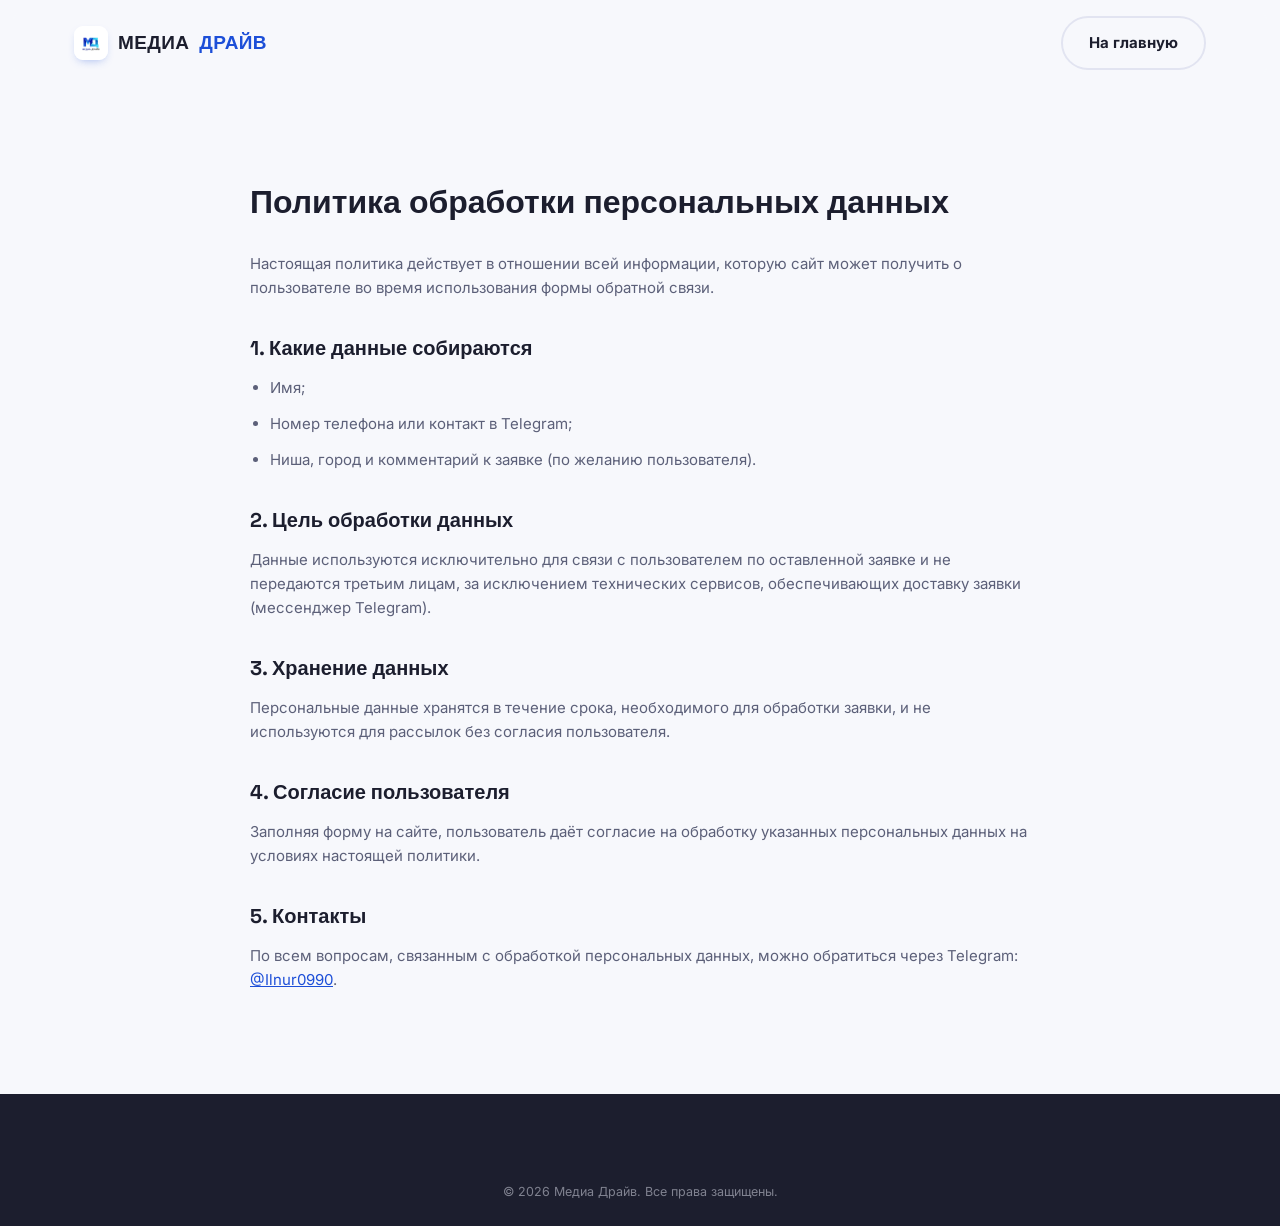
<file: privacy.html>
<!DOCTYPE html>
<html lang="ru">
<head>
<meta charset="UTF-8">
<meta name="viewport" content="width=device-width, initial-scale=1.0">
<title>Политика обработки персональных данных — Медиа Драйв</title>
<link rel="preconnect" href="https://fonts.googleapis.com">
<link rel="preconnect" href="https://fonts.gstatic.com" crossorigin>
<link href="https://fonts.googleapis.com/css2?family=Space+Grotesk:wght@600;700&family=Inter:wght@400;500;600;700&display=swap" rel="stylesheet">
<link rel="stylesheet" href="styles.css">
<style>
  .legal { padding: 90px 0; max-width: 780px; margin: 0 auto; }
  .legal h1 { font-size: 32px; margin-bottom: 24px; }
  .legal h2 { font-size: 20px; margin: 32px 0 12px; }
  .legal p, .legal li { color: var(--ink-soft); font-size: 15px; margin-bottom: 12px; }
  .legal ul { padding-left: 20px; }
  .legal a { color: var(--accent); text-decoration: underline; }
</style>
</head>
<body>
<header class="header">
  <div class="header__inner container">
    <a href="index.html" class="logo"><span class="logo-mark"><img src="img/logo.jpg" alt="Медиа Драйв"></span>МЕДИА <span>ДРАЙВ</span></a>
    <a href="index.html" class="btn btn--ghost">На главную</a>
  </div>
</header>
<main class="container">
  <section class="legal">
    <h1>Политика обработки персональных данных</h1>
    <p>Настоящая политика действует в отношении всей информации, которую сайт может получить о пользователе во время использования формы обратной связи.</p>

    <h2>1. Какие данные собираются</h2>
    <ul>
      <li>Имя;</li>
      <li>Номер телефона или контакт в Telegram;</li>
      <li>Ниша, город и комментарий к заявке (по желанию пользователя).</li>
    </ul>

    <h2>2. Цель обработки данных</h2>
    <p>Данные используются исключительно для связи с пользователем по оставленной заявке и не передаются третьим лицам, за исключением технических сервисов, обеспечивающих доставку заявки (мессенджер Telegram).</p>

    <h2>3. Хранение данных</h2>
    <p>Персональные данные хранятся в течение срока, необходимого для обработки заявки, и не используются для рассылок без согласия пользователя.</p>

    <h2>4. Согласие пользователя</h2>
    <p>Заполняя форму на сайте, пользователь даёт согласие на обработку указанных персональных данных на условиях настоящей политики.</p>

    <h2>5. Контакты</h2>
    <p>По всем вопросам, связанным с обработкой персональных данных, можно обратиться через Telegram: <a href="https://t.me/Ilnur0990" target="_blank" rel="noopener">@Ilnur0990</a>.</p>
  </section>
</main>
<footer class="footer">
  <div class="container footer__bottom">
    <span>© <span id="year"></span> Медиа Драйв. Все права защищены.</span>
  </div>
</footer>
<script>document.getElementById('year').textContent = new Date().getFullYear();</script>
</body>
</html>
</file>
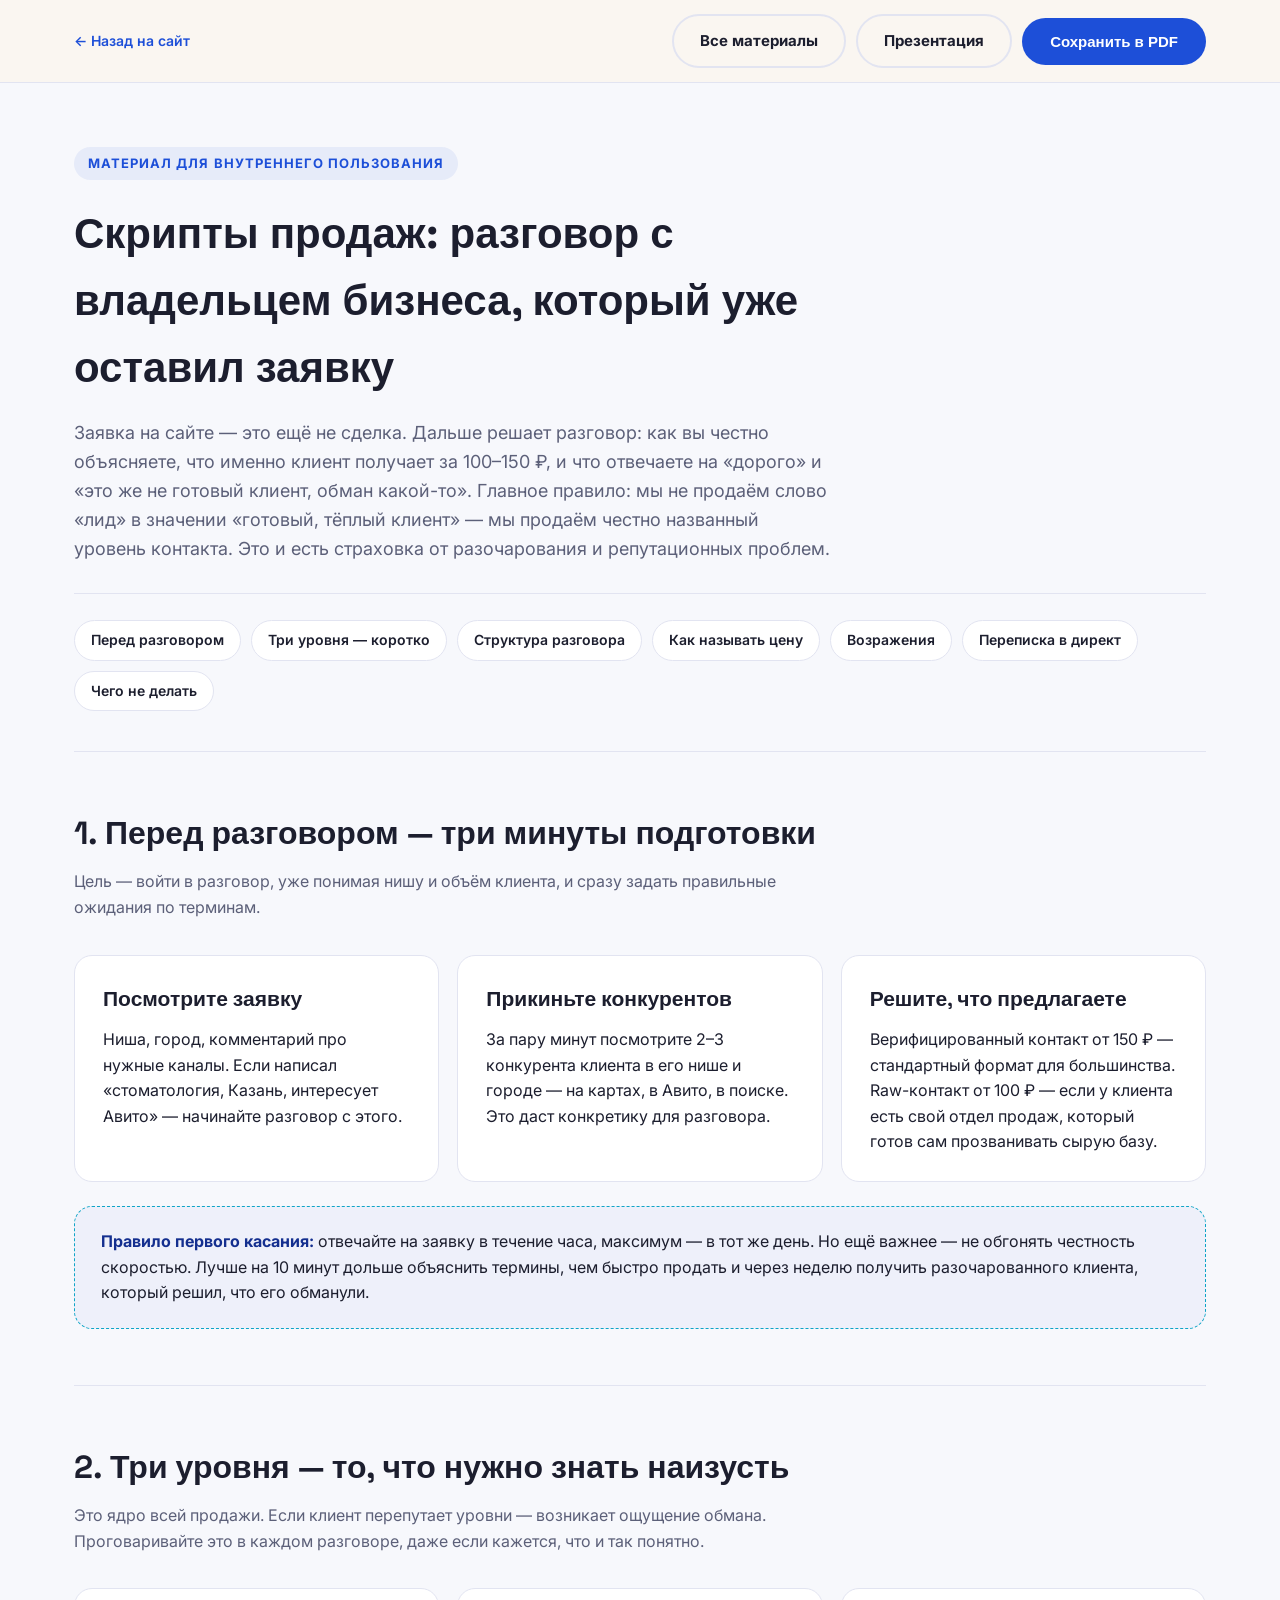
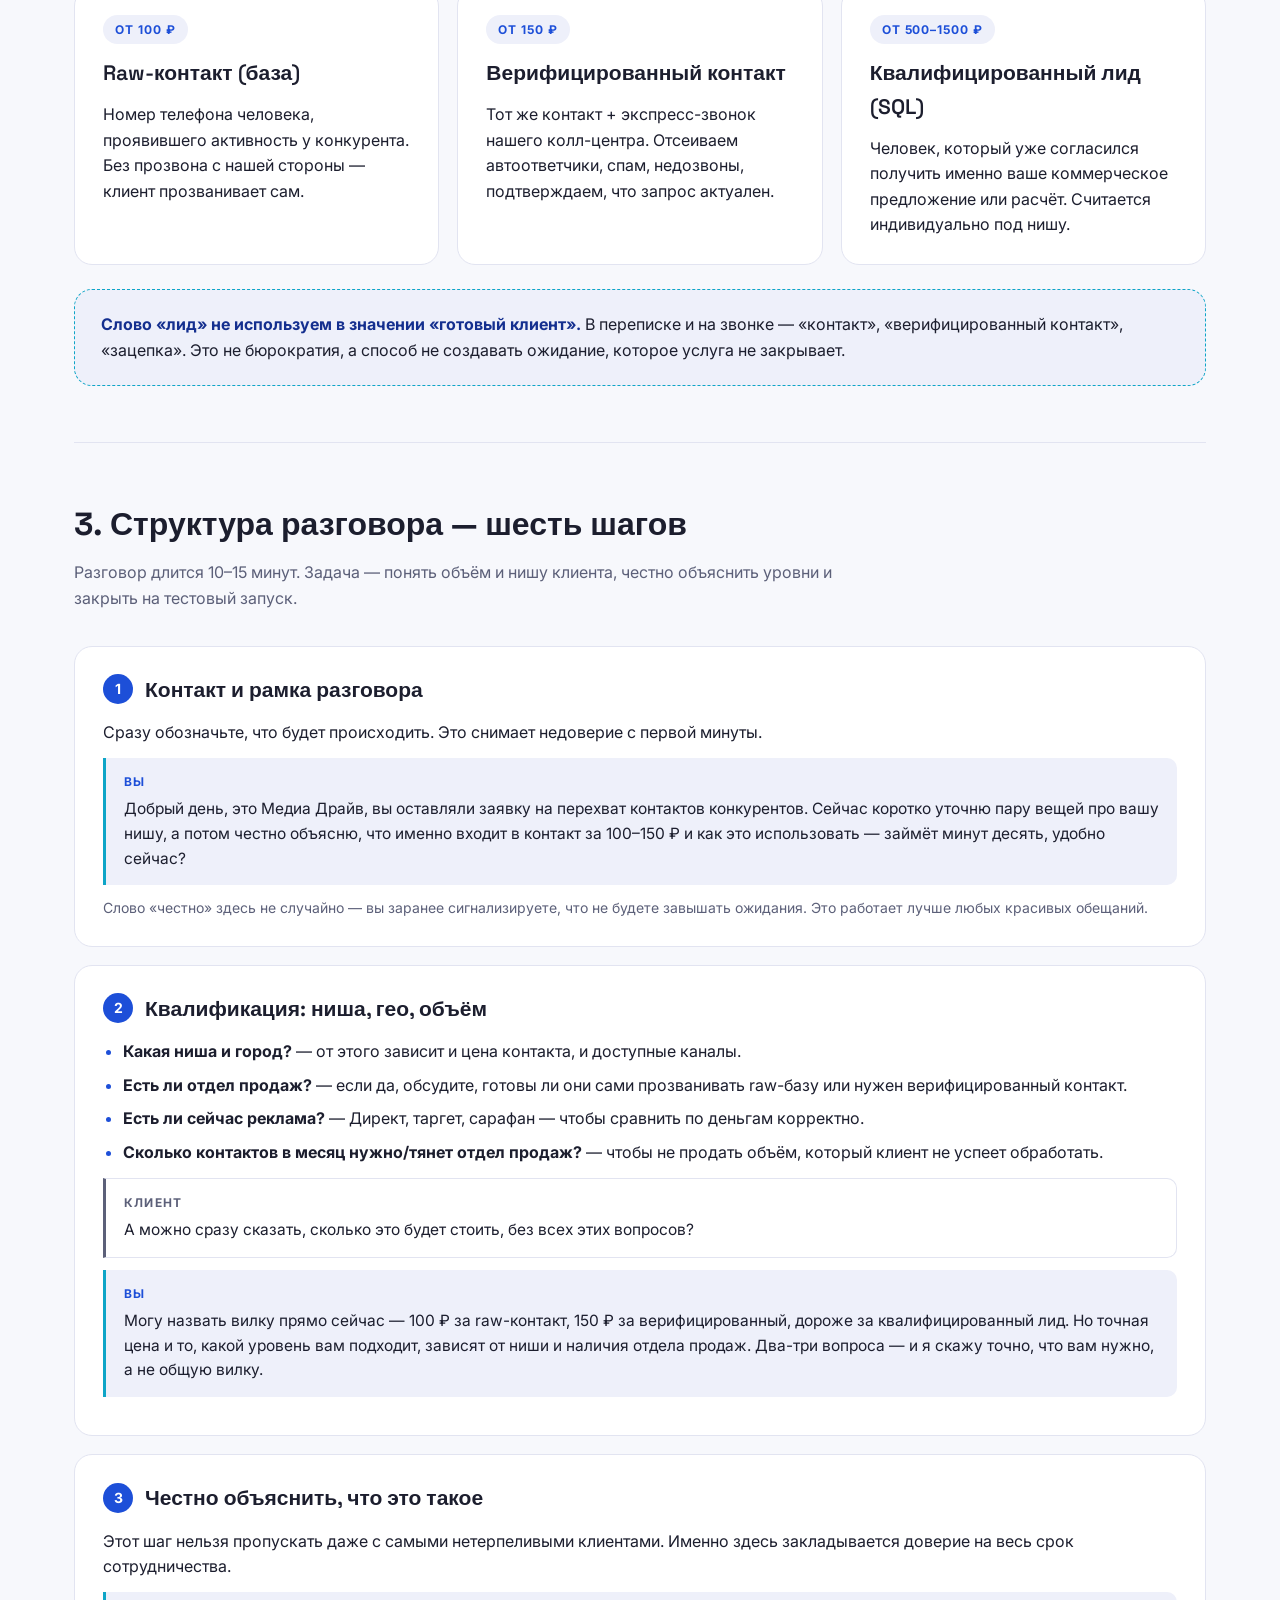
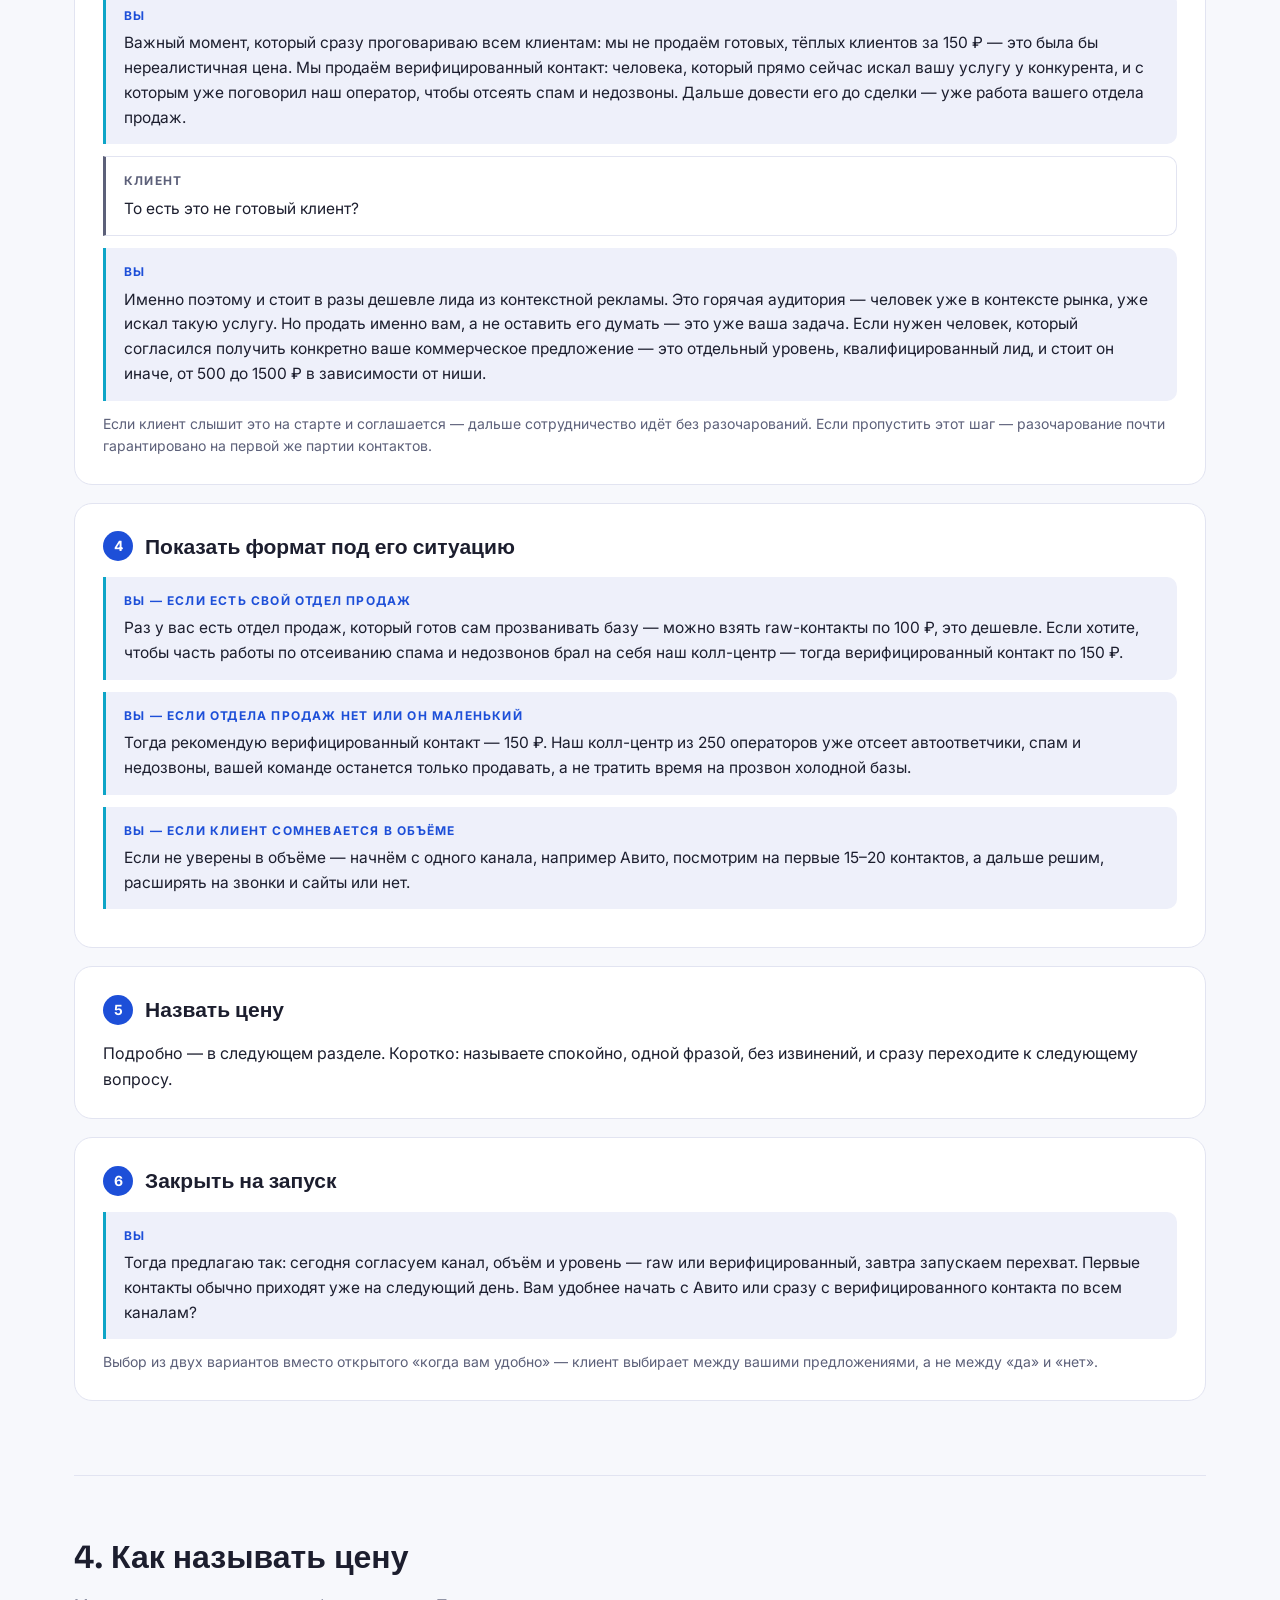
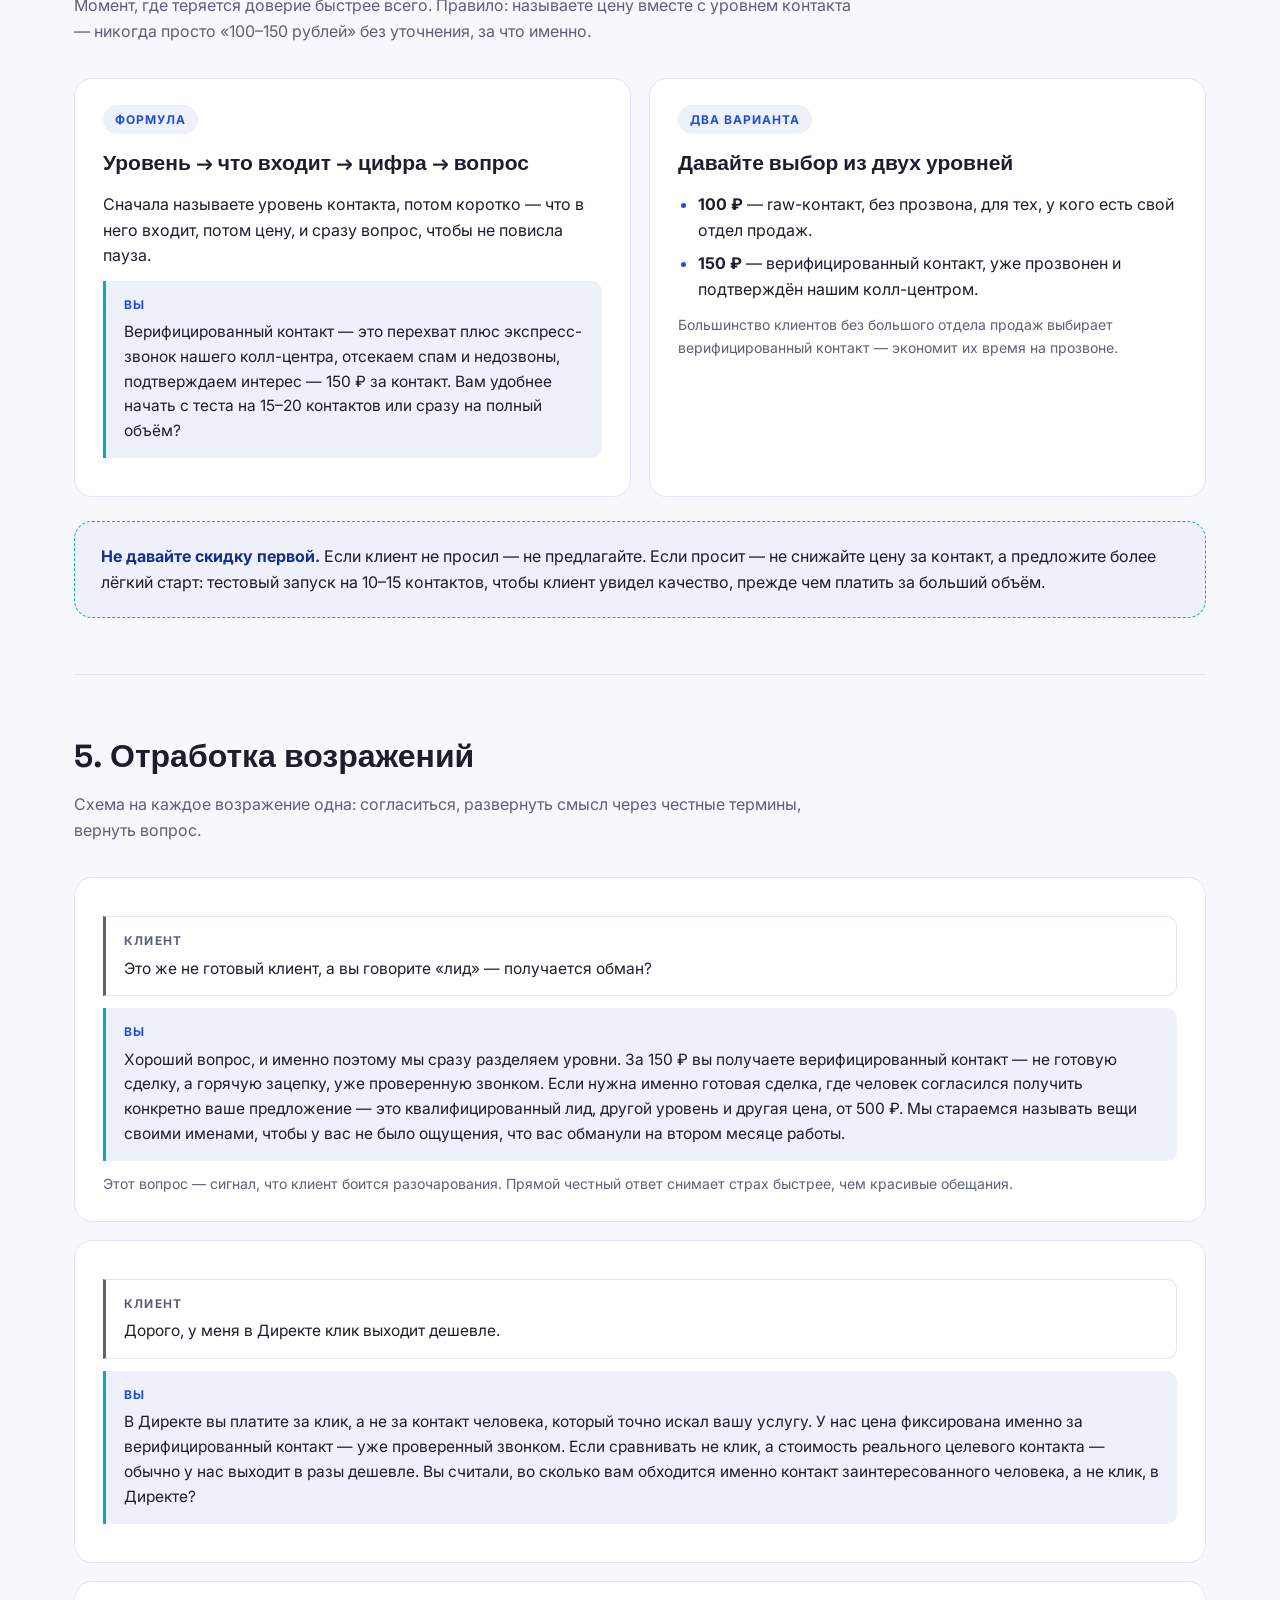
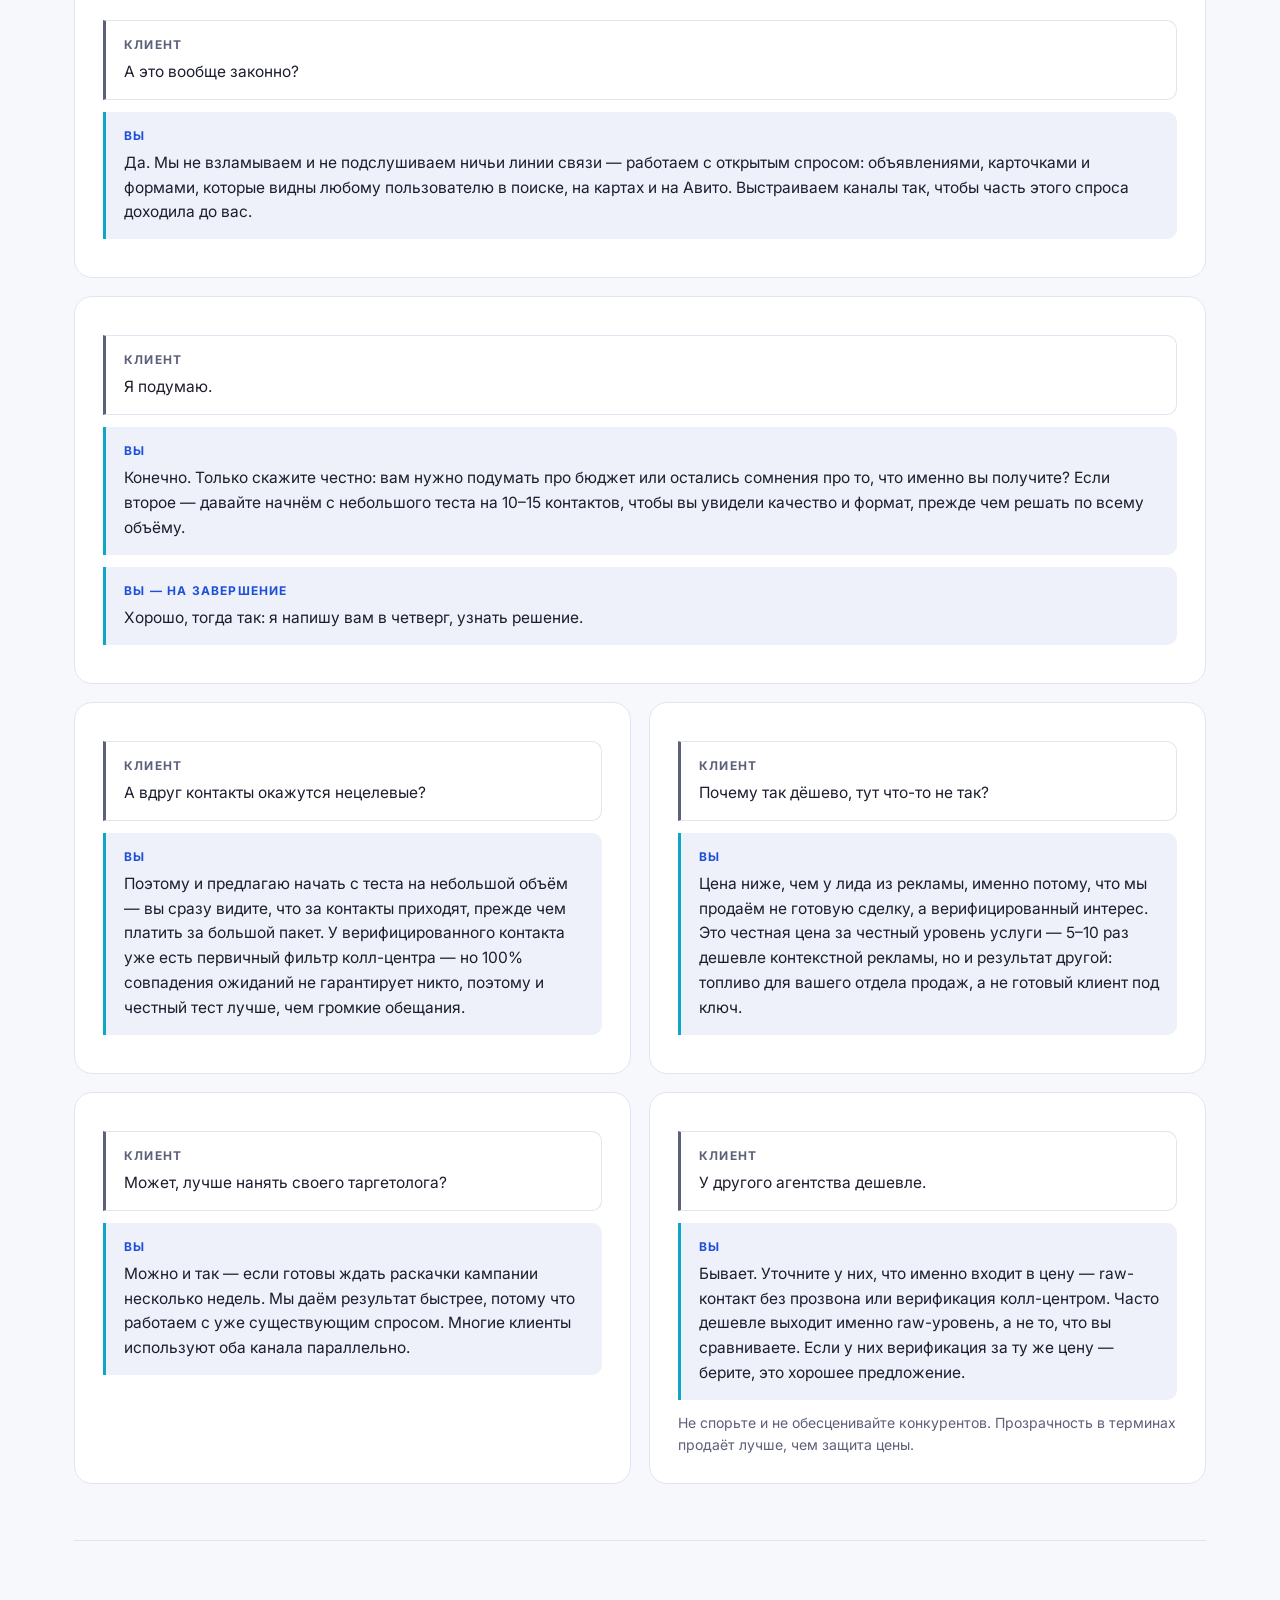
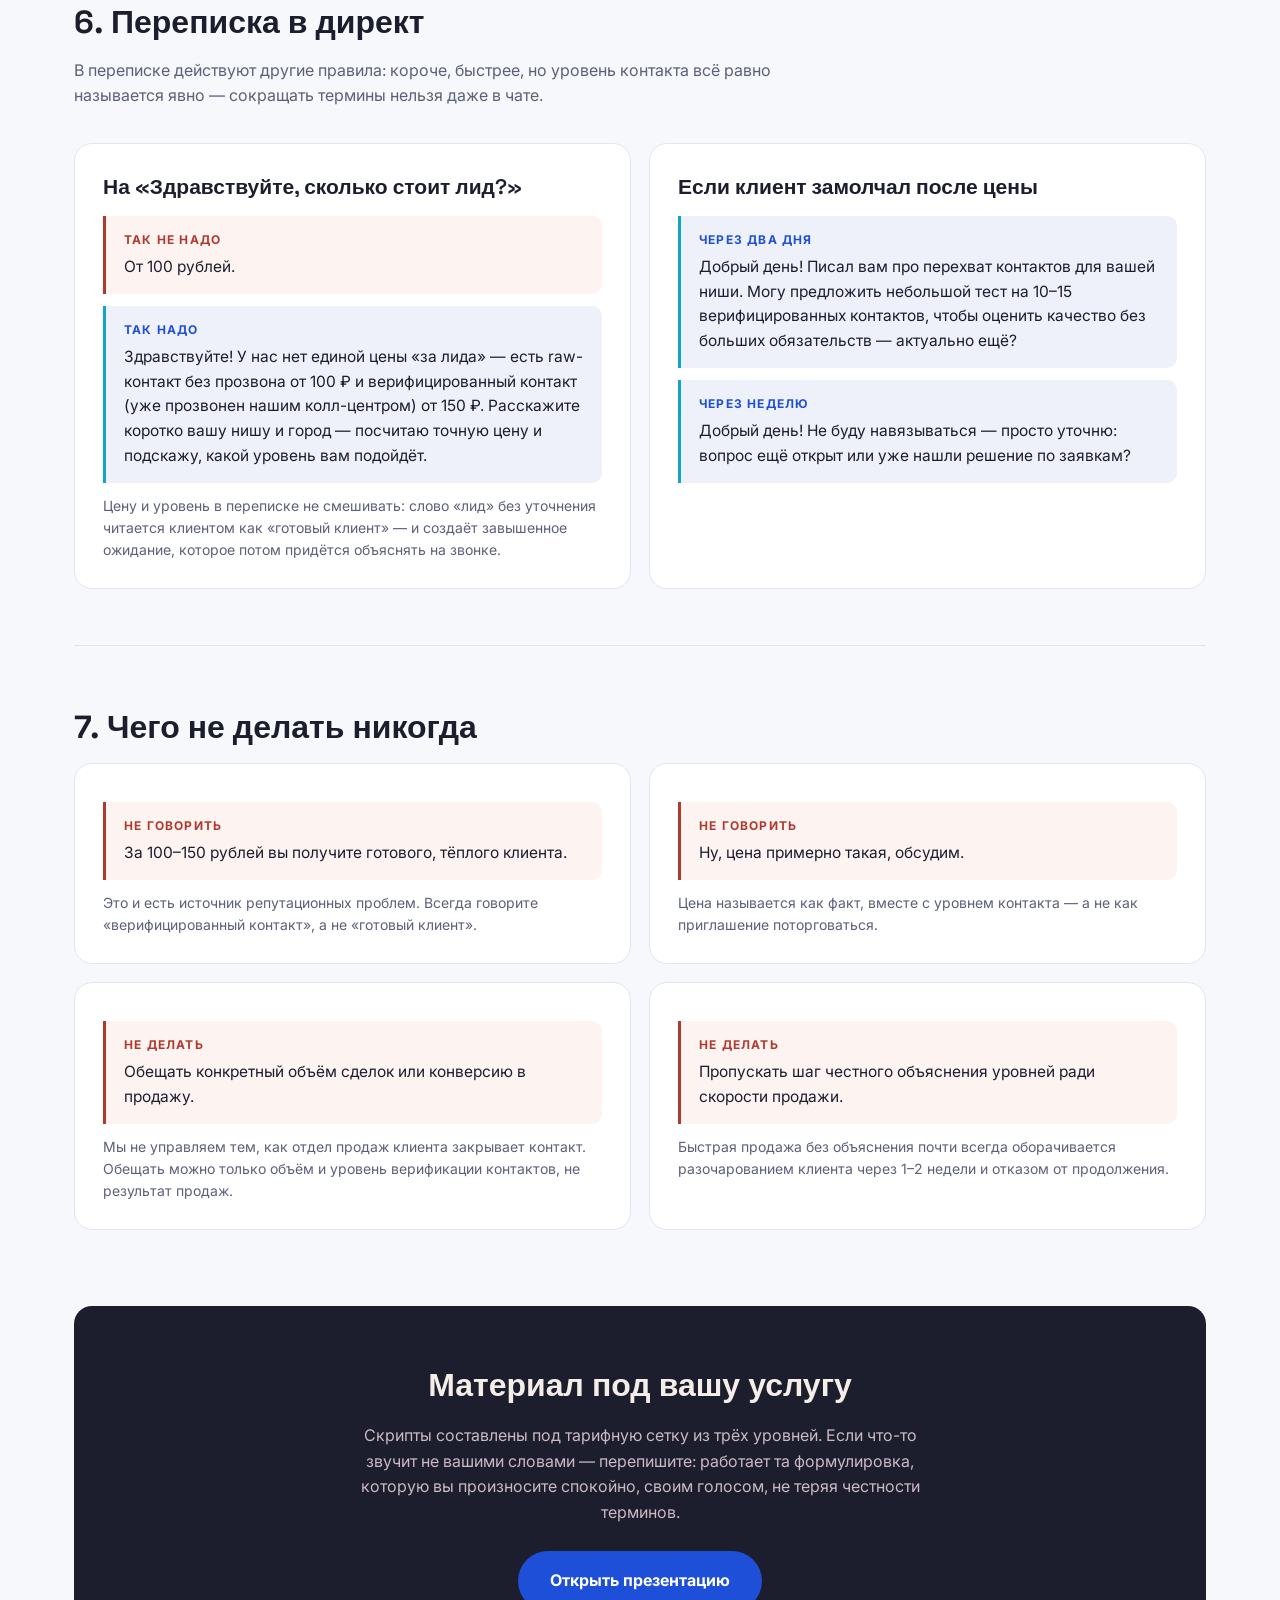
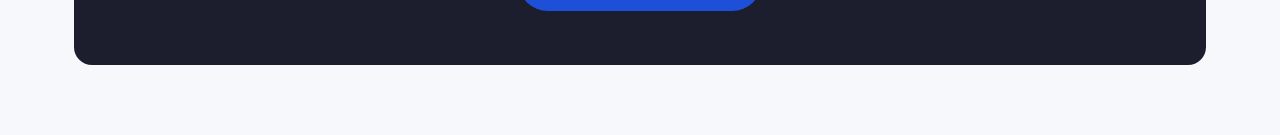
<file: scripts.html>
<!DOCTYPE html>
<html lang="ru">
<head>
<meta charset="UTF-8">
<meta name="viewport" content="width=device-width, initial-scale=1.0">
<title>Скрипты продаж — Медиа Драйв</title>
<meta name="description" content="Что говорить владельцу бизнеса в переписке и на звонке, когда он уже оставил заявку: как честно объяснить разницу между raw-контактом, верифицированным контактом и SQL-лидом, отработка возражений.">
<meta name="robots" content="noindex">
<link rel="preconnect" href="https://fonts.googleapis.com">
<link rel="preconnect" href="https://fonts.gstatic.com" crossorigin>
<link href="https://fonts.googleapis.com/css2?family=Space+Grotesk:wght@500;600;700&family=Inter:wght@400;500;600;700;800&display=swap" rel="stylesheet">
<link rel="stylesheet" href="styles.css">
<link rel="stylesheet" href="materials.css">
</head>
<body>

<div class="doc-bar">
  <div class="doc-bar__inner">
    <a href="index.html" class="doc-bar__back">← <span>Назад на сайт</span></a>
    <div class="doc-bar__actions">
      <a href="materials.html" class="btn btn--ghost">Все материалы</a>
      <a href="presentation.html" class="btn btn--ghost">Презентация</a>
      <button class="btn btn--primary" onclick="window.print()">Сохранить в PDF</button>
    </div>
  </div>
</div>

<div class="container">

  <section class="doc-hero">
    <p class="eyebrow">Материал для внутреннего пользования</p>
    <h1>Скрипты продаж: разговор с владельцем бизнеса, который уже оставил заявку</h1>
    <p class="doc-hero__lead">Заявка на сайте — это ещё не сделка. Дальше решает разговор: как вы честно объясняете, что именно клиент получает за 100–150 ₽, и что отвечаете на «дорого» и «это же не готовый клиент, обман какой-то». Главное правило: мы не продаём слово «лид» в значении «готовый, тёплый клиент» — мы продаём честно названный уровень контакта. Это и есть страховка от разочарования и репутационных проблем.</p>
    <nav class="toc">
      <a href="#prep">Перед разговором</a>
      <a href="#terms">Три уровня — коротко</a>
      <a href="#call">Структура разговора</a>
      <a href="#price">Как называть цену</a>
      <a href="#objections">Возражения</a>
      <a href="#chat">Переписка в директ</a>
      <a href="#stop">Чего не делать</a>
    </nav>
  </section>

  <section class="doc-section" id="prep">
    <h2>1. Перед разговором — три минуты подготовки</h2>
    <p class="doc-section__lead">Цель — войти в разговор, уже понимая нишу и объём клиента, и сразу задать правильные ожидания по терминам.</p>

    <div class="grid-3">
      <div class="card">
        <p class="card__title">Посмотрите заявку</p>
        <p>Ниша, город, комментарий про нужные каналы. Если написал «стоматология, Казань, интересует Авито» — начинайте разговор с этого.</p>
      </div>
      <div class="card">
        <p class="card__title">Прикиньте конкурентов</p>
        <p>За пару минут посмотрите 2–3 конкурента клиента в его нише и городе — на картах, в Авито, в поиске. Это даст конкретику для разговора.</p>
      </div>
      <div class="card">
        <p class="card__title">Решите, что предлагаете</p>
        <p>Верифицированный контакт от 150 ₽ — стандартный формат для большинства. Raw-контакт от 100 ₽ — если у клиента есть свой отдел продаж, который готов сам прозванивать сырую базу.</p>
      </div>
    </div>

    <div class="tip">
      <strong>Правило первого касания:</strong> отвечайте на заявку в течение часа, максимум — в тот же день. Но ещё важнее — не обгонять честность скоростью. Лучше на 10 минут дольше объяснить термины, чем быстро продать и через неделю получить разочарованного клиента, который решил, что его обманули.
    </div>
  </section>

  <section class="doc-section" id="terms">
    <h2>2. Три уровня — то, что нужно знать наизусть</h2>
    <p class="doc-section__lead">Это ядро всей продажи. Если клиент перепутает уровни — возникает ощущение обмана. Проговаривайте это в каждом разговоре, даже если кажется, что и так понятно.</p>
    <div class="grid-3">
      <div class="card">
        <span class="tag">от 100 ₽</span>
        <p class="card__title">Raw-контакт (база)</p>
        <p>Номер телефона человека, проявившего активность у конкурента. Без прозвона с нашей стороны — клиент прозванивает сам.</p>
      </div>
      <div class="card">
        <span class="tag">от 150 ₽</span>
        <p class="card__title">Верифицированный контакт</p>
        <p>Тот же контакт + экспресс-звонок нашего колл-центра. Отсеиваем автоответчики, спам, недозвоны, подтверждаем, что запрос актуален.</p>
      </div>
      <div class="card">
        <span class="tag">от 500–1500 ₽</span>
        <p class="card__title">Квалифицированный лид (SQL)</p>
        <p>Человек, который уже согласился получить именно ваше коммерческое предложение или расчёт. Считается индивидуально под нишу.</p>
      </div>
    </div>
    <div class="tip">
      <strong>Слово «лид» не используем в значении «готовый клиент».</strong> В переписке и на звонке — «контакт», «верифицированный контакт», «зацепка». Это не бюрократия, а способ не создавать ожидание, которое услуга не закрывает.
    </div>
  </section>

  <section class="doc-section" id="call">
    <h2>3. Структура разговора — шесть шагов</h2>
    <p class="doc-section__lead">Разговор длится 10–15 минут. Задача — понять объём и нишу клиента, честно объяснить уровни и закрыть на тестовый запуск.</p>

    <div class="card">
      <div class="card__head"><span class="card__step">1</span><p class="card__title">Контакт и рамка разговора</p></div>
      <p>Сразу обозначьте, что будет происходить. Это снимает недоверие с первой минуты.</p>
      <div class="say">
        <span class="say__who">Вы</span>
        Добрый день, это Медиа Драйв, вы оставляли заявку на перехват контактов конкурентов. Сейчас коротко уточню пару вещей про вашу нишу, а потом честно объясню, что именно входит в контакт за 100–150 ₽ и как это использовать — займёт минут десять, удобно сейчас?
      </div>
      <p class="card__note">Слово «честно» здесь не случайно — вы заранее сигнализируете, что не будете завышать ожидания. Это работает лучше любых красивых обещаний.</p>
    </div>

    <div class="card">
      <div class="card__head"><span class="card__step">2</span><p class="card__title">Квалификация: ниша, гео, объём</p></div>
      <ul class="ul">
        <li><b>Какая ниша и город?</b> — от этого зависит и цена контакта, и доступные каналы.</li>
        <li><b>Есть ли отдел продаж?</b> — если да, обсудите, готовы ли они сами прозванивать raw-базу или нужен верифицированный контакт.</li>
        <li><b>Есть ли сейчас реклама?</b> — Директ, таргет, сарафан — чтобы сравнить по деньгам корректно.</li>
        <li><b>Сколько контактов в месяц нужно/тянет отдел продаж?</b> — чтобы не продать объём, который клиент не успеет обработать.</li>
      </ul>
      <div class="say say--client">
        <span class="say__who">Клиент</span>
        А можно сразу сказать, сколько это будет стоить, без всех этих вопросов?
      </div>
      <div class="say">
        <span class="say__who">Вы</span>
        Могу назвать вилку прямо сейчас — 100 ₽ за raw-контакт, 150 ₽ за верифицированный, дороже за квалифицированный лид. Но точная цена и то, какой уровень вам подходит, зависят от ниши и наличия отдела продаж. Два-три вопроса — и я скажу точно, что вам нужно, а не общую вилку.
      </div>
    </div>

    <div class="card">
      <div class="card__head"><span class="card__step">3</span><p class="card__title">Честно объяснить, что это такое</p></div>
      <p>Этот шаг нельзя пропускать даже с самыми нетерпеливыми клиентами. Именно здесь закладывается доверие на весь срок сотрудничества.</p>
      <div class="say">
        <span class="say__who">Вы</span>
        Важный момент, который сразу проговариваю всем клиентам: мы не продаём готовых, тёплых клиентов за 150 ₽ — это была бы нереалистичная цена. Мы продаём верифицированный контакт: человека, который прямо сейчас искал вашу услугу у конкурента, и с которым уже поговорил наш оператор, чтобы отсеять спам и недозвоны. Дальше довести его до сделки — уже работа вашего отдела продаж.
      </div>
      <div class="say say--client">
        <span class="say__who">Клиент</span>
        То есть это не готовый клиент?
      </div>
      <div class="say">
        <span class="say__who">Вы</span>
        Именно поэтому и стоит в разы дешевле лида из контекстной рекламы. Это горячая аудитория — человек уже в контексте рынка, уже искал такую услугу. Но продать именно вам, а не оставить его думать — это уже ваша задача. Если нужен человек, который согласился получить конкретно ваше коммерческое предложение — это отдельный уровень, квалифицированный лид, и стоит он иначе, от 500 до 1500 ₽ в зависимости от ниши.
      </div>
      <p class="card__note">Если клиент слышит это на старте и соглашается — дальше сотрудничество идёт без разочарований. Если пропустить этот шаг — разочарование почти гарантировано на первой же партии контактов.</p>
    </div>

    <div class="card">
      <div class="card__head"><span class="card__step">4</span><p class="card__title">Показать формат под его ситуацию</p></div>
      <div class="say">
        <span class="say__who">Вы — если есть свой отдел продаж</span>
        Раз у вас есть отдел продаж, который готов сам прозванивать базу — можно взять raw-контакты по 100 ₽, это дешевле. Если хотите, чтобы часть работы по отсеиванию спама и недозвонов брал на себя наш колл-центр — тогда верифицированный контакт по 150 ₽.
      </div>
      <div class="say">
        <span class="say__who">Вы — если отдела продаж нет или он маленький</span>
        Тогда рекомендую верифицированный контакт — 150 ₽. Наш колл-центр из 250 операторов уже отсеет автоответчики, спам и недозвоны, вашей команде останется только продавать, а не тратить время на прозвон холодной базы.
      </div>
      <div class="say">
        <span class="say__who">Вы — если клиент сомневается в объёме</span>
        Если не уверены в объёме — начнём с одного канала, например Авито, посмотрим на первые 15–20 контактов, а дальше решим, расширять на звонки и сайты или нет.
      </div>
    </div>

    <div class="card">
      <div class="card__head"><span class="card__step">5</span><p class="card__title">Назвать цену</p></div>
      <p>Подробно — в следующем разделе. Коротко: называете спокойно, одной фразой, без извинений, и сразу переходите к следующему вопросу.</p>
    </div>

    <div class="card">
      <div class="card__head"><span class="card__step">6</span><p class="card__title">Закрыть на запуск</p></div>
      <div class="say">
        <span class="say__who">Вы</span>
        Тогда предлагаю так: сегодня согласуем канал, объём и уровень — raw или верифицированный, завтра запускаем перехват. Первые контакты обычно приходят уже на следующий день. Вам удобнее начать с Авито или сразу с верифицированного контакта по всем каналам?
      </div>
      <p class="card__note">Выбор из двух вариантов вместо открытого «когда вам удобно» — клиент выбирает между вашими предложениями, а не между «да» и «нет».</p>
    </div>
  </section>

  <section class="doc-section" id="price">
    <h2>4. Как называть цену</h2>
    <p class="doc-section__lead">Момент, где теряется доверие быстрее всего. Правило: называете цену вместе с уровнем контакта — никогда просто «100–150 рублей» без уточнения, за что именно.</p>

    <div class="grid-2">
      <div class="card">
        <span class="tag">Формула</span>
        <p class="card__title">Уровень → что входит → цифра → вопрос</p>
        <p>Сначала называете уровень контакта, потом коротко — что в него входит, потом цену, и сразу вопрос, чтобы не повисла пауза.</p>
        <div class="say">
          <span class="say__who">Вы</span>
          Верифицированный контакт — это перехват плюс экспресс-звонок нашего колл-центра, отсекаем спам и недозвоны, подтверждаем интерес — 150 ₽ за контакт. Вам удобнее начать с теста на 15–20 контактов или сразу на полный объём?
        </div>
      </div>
      <div class="card">
        <span class="tag">Два варианта</span>
        <p class="card__title">Давайте выбор из двух уровней</p>
        <ul class="ul">
          <li><b>100 ₽</b> — raw-контакт, без прозвона, для тех, у кого есть свой отдел продаж.</li>
          <li><b>150 ₽</b> — верифицированный контакт, уже прозвонен и подтверждён нашим колл-центром.</li>
        </ul>
        <p class="card__note">Большинство клиентов без большого отдела продаж выбирает верифицированный контакт — экономит их время на прозвоне.</p>
      </div>
    </div>

    <div class="tip">
      <strong>Не давайте скидку первой.</strong> Если клиент не просил — не предлагайте. Если просит — не снижайте цену за контакт, а предложите более лёгкий старт: тестовый запуск на 10–15 контактов, чтобы клиент увидел качество, прежде чем платить за больший объём.
    </div>
  </section>

  <section class="doc-section" id="objections">
    <h2>5. Отработка возражений</h2>
    <p class="doc-section__lead">Схема на каждое возражение одна: согласиться, развернуть смысл через честные термины, вернуть вопрос.</p>

    <div class="card">
      <div class="say say--client"><span class="say__who">Клиент</span>Это же не готовый клиент, а вы говорите «лид» — получается обман?</div>
      <div class="say">
        <span class="say__who">Вы</span>
        Хороший вопрос, и именно поэтому мы сразу разделяем уровни. За 150 ₽ вы получаете верифицированный контакт — не готовую сделку, а горячую зацепку, уже проверенную звонком. Если нужна именно готовая сделка, где человек согласился получить конкретно ваше предложение — это квалифицированный лид, другой уровень и другая цена, от 500 ₽. Мы стараемся называть вещи своими именами, чтобы у вас не было ощущения, что вас обманули на втором месяце работы.
      </div>
      <p class="card__note">Этот вопрос — сигнал, что клиент боится разочарования. Прямой честный ответ снимает страх быстрее, чем красивые обещания.</p>
    </div>

    <div class="card">
      <div class="say say--client"><span class="say__who">Клиент</span>Дорого, у меня в Директе клик выходит дешевле.</div>
      <div class="say">
        <span class="say__who">Вы</span>
        В Директе вы платите за клик, а не за контакт человека, который точно искал вашу услугу. У нас цена фиксирована именно за верифицированный контакт — уже проверенный звонком. Если сравнивать не клик, а стоимость реального целевого контакта — обычно у нас выходит в разы дешевле. Вы считали, во сколько вам обходится именно контакт заинтересованного человека, а не клик, в Директе?
      </div>
    </div>

    <div class="card">
      <div class="say say--client"><span class="say__who">Клиент</span>А это вообще законно?</div>
      <div class="say">
        <span class="say__who">Вы</span>
        Да. Мы не взламываем и не подслушиваем ничьи линии связи — работаем с открытым спросом: объявлениями, карточками и формами, которые видны любому пользователю в поиске, на картах и на Авито. Выстраиваем каналы так, чтобы часть этого спроса доходила до вас.
      </div>
    </div>

    <div class="card">
      <div class="say say--client"><span class="say__who">Клиент</span>Я подумаю.</div>
      <div class="say">
        <span class="say__who">Вы</span>
        Конечно. Только скажите честно: вам нужно подумать про бюджет или остались сомнения про то, что именно вы получите? Если второе — давайте начнём с небольшого теста на 10–15 контактов, чтобы вы увидели качество и формат, прежде чем решать по всему объёму.
      </div>
      <div class="say">
        <span class="say__who">Вы — на завершение</span>
        Хорошо, тогда так: я напишу вам в четверг, узнать решение.
      </div>
    </div>

    <div class="grid-2">
      <div class="card">
        <div class="say say--client"><span class="say__who">Клиент</span>А вдруг контакты окажутся нецелевые?</div>
        <div class="say">
          <span class="say__who">Вы</span>
          Поэтому и предлагаю начать с теста на небольшой объём — вы сразу видите, что за контакты приходят, прежде чем платить за большой пакет. У верифицированного контакта уже есть первичный фильтр колл-центра — но 100% совпадения ожиданий не гарантирует никто, поэтому и честный тест лучше, чем громкие обещания.
        </div>
      </div>
      <div class="card">
        <div class="say say--client"><span class="say__who">Клиент</span>Почему так дёшево, тут что-то не так?</div>
        <div class="say">
          <span class="say__who">Вы</span>
          Цена ниже, чем у лида из рекламы, именно потому, что мы продаём не готовую сделку, а верифицированный интерес. Это честная цена за честный уровень услуги — 5–10 раз дешевле контекстной рекламы, но и результат другой: топливо для вашего отдела продаж, а не готовый клиент под ключ.
        </div>
      </div>
      <div class="card">
        <div class="say say--client"><span class="say__who">Клиент</span>Может, лучше нанять своего таргетолога?</div>
        <div class="say">
          <span class="say__who">Вы</span>
          Можно и так — если готовы ждать раскачки кампании несколько недель. Мы даём результат быстрее, потому что работаем с уже существующим спросом. Многие клиенты используют оба канала параллельно.
        </div>
      </div>
      <div class="card">
        <div class="say say--client"><span class="say__who">Клиент</span>У другого агентства дешевле.</div>
        <div class="say">
          <span class="say__who">Вы</span>
          Бывает. Уточните у них, что именно входит в цену — raw-контакт без прозвона или верификация колл-центром. Часто дешевле выходит именно raw-уровень, а не то, что вы сравниваете. Если у них верификация за ту же цену — берите, это хорошее предложение.
        </div>
        <p class="card__note">Не спорьте и не обесценивайте конкурентов. Прозрачность в терминах продаёт лучше, чем защита цены.</p>
      </div>
    </div>
  </section>

  <section class="doc-section" id="chat">
    <h2>6. Переписка в директ</h2>
    <p class="doc-section__lead">В переписке действуют другие правила: короче, быстрее, но уровень контакта всё равно называется явно — сокращать термины нельзя даже в чате.</p>

    <div class="grid-2">
      <div class="card">
        <p class="card__title">На «Здравствуйте, сколько стоит лид?»</p>
        <div class="say say--stop">
          <span class="say__who">Так не надо</span>
          От 100 рублей.
        </div>
        <div class="say">
          <span class="say__who">Так надо</span>
          Здравствуйте! У нас нет единой цены «за лида» — есть raw-контакт без прозвона от 100 ₽ и верифицированный контакт (уже прозвонен нашим колл-центром) от 150 ₽. Расскажите коротко вашу нишу и город — посчитаю точную цену и подскажу, какой уровень вам подойдёт.
        </div>
        <p class="card__note">Цену и уровень в переписке не смешивать: слово «лид» без уточнения читается клиентом как «готовый клиент» — и создаёт завышенное ожидание, которое потом придётся объяснять на звонке.</p>
      </div>
      <div class="card">
        <p class="card__title">Если клиент замолчал после цены</p>
        <div class="say">
          <span class="say__who">Через два дня</span>
          Добрый день! Писал вам про перехват контактов для вашей ниши. Могу предложить небольшой тест на 10–15 верифицированных контактов, чтобы оценить качество без больших обязательств — актуально ещё?
        </div>
        <div class="say">
          <span class="say__who">Через неделю</span>
          Добрый день! Не буду навязываться — просто уточню: вопрос ещё открыт или уже нашли решение по заявкам?
        </div>
      </div>
    </div>
  </section>

  <section class="doc-section" id="stop">
    <h2>7. Чего не делать никогда</h2>
    <div class="grid-2">
      <div class="card">
        <div class="say say--stop"><span class="say__who">Не говорить</span>За 100–150 рублей вы получите готового, тёплого клиента.</div>
        <p class="card__note">Это и есть источник репутационных проблем. Всегда говорите «верифицированный контакт», а не «готовый клиент».</p>
      </div>
      <div class="card">
        <div class="say say--stop"><span class="say__who">Не говорить</span>Ну, цена примерно такая, обсудим.</div>
        <p class="card__note">Цена называется как факт, вместе с уровнем контакта — а не как приглашение поторговаться.</p>
      </div>
      <div class="card">
        <div class="say say--stop"><span class="say__who">Не делать</span>Обещать конкретный объём сделок или конверсию в продажу.</div>
        <p class="card__note">Мы не управляем тем, как отдел продаж клиента закрывает контакт. Обещать можно только объём и уровень верификации контактов, не результат продаж.</p>
      </div>
      <div class="card">
        <div class="say say--stop"><span class="say__who">Не делать</span>Пропускать шаг честного объяснения уровней ради скорости продажи.</div>
        <p class="card__note">Быстрая продажа без объяснения почти всегда оборачивается разочарованием клиента через 1–2 недели и отказом от продолжения.</p>
      </div>
    </div>
  </section>

  <div class="cta-final">
    <h2>Материал под вашу услугу</h2>
    <p>Скрипты составлены под тарифную сетку из трёх уровней. Если что-то звучит не вашими словами — перепишите: работает та формулировка, которую вы произносите спокойно, своим голосом, не теряя честности терминов.</p>
    <a href="presentation.html" class="btn btn--primary btn--lg">Открыть презентацию</a>
  </div>

</div>

</body>
</html>
</file>
<file: styles.css>
:root {
  --bg: #f7f8fc;
  --bg-alt: #eef0fa;
  --surface: #ffffff;
  --ink: #1c1e2e;
  --ink-soft: #5c6079;
  --accent: #1d4fd8;
  --accent-dark: #142f8f;
  --gold: #0ea5c7;
  --border: #e2e4f1;
  --radius: 18px;
  --shadow: 0 20px 50px -30px rgba(28, 30, 46, 0.35);
  --font-head: 'Space Grotesk', sans-serif;
  --font-body: 'Inter', sans-serif;
}

* { box-sizing: border-box; margin: 0; padding: 0; }

html { scroll-behavior: smooth; }

body {
  font-family: var(--font-body);
  background: var(--bg);
  color: var(--ink);
  line-height: 1.6;
  -webkit-font-smoothing: antialiased;
}

.container {
  max-width: 1180px;
  margin: 0 auto;
  padding: 0 24px;
}

img { max-width: 100%; display: block; }

a { color: inherit; text-decoration: none; }

h1, h2, h3 { font-family: var(--font-head); font-weight: 700; color: var(--ink); }

.section-title {
  font-size: clamp(28px, 3.6vw, 40px);
  text-align: center;
  margin-bottom: 12px;
}

.section-lead {
  text-align: center;
  max-width: 640px;
  margin: 0 auto 48px;
  color: var(--ink-soft);
  font-size: 17px;
}

.eyebrow {
  display: inline-block;
  font-size: 13px;
  letter-spacing: 0.08em;
  text-transform: uppercase;
  color: var(--accent);
  font-weight: 700;
  background: rgba(29, 79, 216, 0.08);
  padding: 6px 14px;
  border-radius: 100px;
  margin-bottom: 20px;
}

/* BUTTONS */
.btn {
  display: inline-flex;
  align-items: center;
  justify-content: center;
  gap: 8px;
  padding: 13px 26px;
  border-radius: 100px;
  font-weight: 700;
  font-size: 15px;
  border: 2px solid transparent;
  cursor: pointer;
  transition: transform 0.15s ease, box-shadow 0.15s ease, background 0.15s ease, color 0.15s ease;
  white-space: nowrap;
}
.btn--primary { background: var(--accent); color: #fff; }
.btn--primary:hover { background: var(--accent-dark); transform: translateY(-1px); box-shadow: 0 12px 24px -12px rgba(29,79,216,0.55); }
.btn--ghost { background: transparent; border-color: var(--border); color: var(--ink); }
.btn--ghost:hover { border-color: var(--accent); color: var(--accent); }
.btn--lg { padding: 15px 30px; font-size: 16px; }
.btn--block { width: 100%; }
.btn[disabled] { opacity: 0.7; cursor: not-allowed; transform: none; }

/* HEADER */
.header {
  position: sticky;
  top: 0;
  z-index: 100;
  background: rgba(247, 248, 252, 0.85);
  backdrop-filter: blur(10px);
  border-bottom: 1px solid transparent;
  transition: border-color 0.2s ease, box-shadow 0.2s ease;
}
.header.scrolled { border-color: var(--border); box-shadow: 0 6px 20px -18px rgba(0,0,0,0.3); }
.header__inner {
  display: flex;
  align-items: center;
  justify-content: space-between;
  gap: 24px;
  min-width: 0;
  padding-top: 16px;
  padding-bottom: 16px;
}
.logo {
  flex-shrink: 0;
  display: inline-flex;
  align-items: center;
  gap: 10px;
  font-family: var(--font-head);
  font-weight: 700;
  font-size: 19px;
  letter-spacing: 0.02em;
  color: var(--ink);
}
.logo > span:not(.logo-mark) { color: var(--accent); }
.logo-mark {
  width: 34px;
  height: 34px;
  border-radius: 9px;
  overflow: hidden;
  flex-shrink: 0;
  box-shadow: 0 4px 10px -4px rgba(29,79,216,0.4);
}
.logo-mark img { width: 100%; height: 100%; object-fit: cover; display: block; }

/* CALLOUT (используется на index.html вне materials.css) */
.callout {
  background: var(--surface);
  border: 1px dashed var(--gold);
  border-radius: var(--radius);
  padding: 22px 26px;
  margin-top: 36px;
}
.callout strong { color: var(--accent-dark); }
.nav { display: flex; align-items: center; gap: 24px; }
.nav a {
  white-space: nowrap;
  font-size: 14.5px;
  font-weight: 600;
  color: var(--ink-soft);
  transition: color 0.15s ease;
}
.nav a:hover { color: var(--accent); }
.header__actions { display: flex; align-items: center; gap: 18px; flex-shrink: 0; }
.header__phone {
  font-weight: 700;
  font-size: 14.5px;
  color: var(--ink);
  white-space: nowrap;
}
.burger { display: none; flex-direction: column; gap: 5px; background: none; border: none; cursor: pointer; padding: 6px; }
.burger span { width: 22px; height: 2px; background: var(--ink); transition: transform 0.2s ease, opacity 0.2s ease; }
.burger.is-open span:nth-child(1) { transform: translateY(7px) rotate(45deg); }
.burger.is-open span:nth-child(2) { opacity: 0; }
.burger.is-open span:nth-child(3) { transform: translateY(-7px) rotate(-45deg); }

/* HERO */
.hero { padding: 72px 0 90px; overflow: hidden; }
.hero__inner {
  display: grid;
  grid-template-columns: 1.15fr 0.85fr;
  gap: 56px;
  align-items: center;
}
.hero h1 {
  font-size: clamp(32px, 4.4vw, 50px);
  line-height: 1.18;
  margin-bottom: 22px;
}
.hero h1 em { color: var(--accent); font-style: normal; }
.hero__lead { font-size: 17.5px; color: var(--ink-soft); max-width: 540px; margin-bottom: 32px; }
.hero__cta { display: flex; gap: 16px; flex-wrap: wrap; margin-bottom: 44px; }
.hero__stats { display: flex; gap: 36px; flex-wrap: wrap; }
.stat__num { display: block; font-family: var(--font-head); font-size: 30px; font-weight: 700; color: var(--accent); }
.stat__label { font-size: 13.5px; color: var(--ink-soft); max-width: 150px; display: inline-block; }

.hero__card {
  background: var(--surface);
  border: 1px solid var(--border);
  border-radius: var(--radius);
  padding: 34px;
  box-shadow: var(--shadow);
  position: relative;
}
.hero__card-badge {
  display: inline-block;
  font-size: 12px;
  font-weight: 700;
  text-transform: uppercase;
  letter-spacing: 0.06em;
  color: var(--gold);
  background: rgba(14, 165, 199, 0.12);
  padding: 5px 12px;
  border-radius: 100px;
  margin-bottom: 16px;
}
.hero__card h3 { font-size: 22px; margin-bottom: 12px; }
.hero__card p { color: var(--ink-soft); font-size: 15px; margin-bottom: 20px; }
.hero__card-price { font-family: var(--font-head); font-size: 28px; font-weight: 700; color: var(--accent); margin-bottom: 20px; }

/* ADVANTAGES */
.adv-section { padding: 90px 0; background: var(--bg-alt); }
.adv-grid { display: grid; grid-template-columns: repeat(3, 1fr); gap: 28px; }
.adv {
  background: var(--surface);
  border-radius: var(--radius);
  padding: 30px 26px;
  border: 1px solid var(--border);
}
.adv__icon {
  width: 46px; height: 46px;
  border-radius: 12px;
  background: rgba(29, 79, 216, 0.08);
  color: var(--accent);
  display: flex; align-items: center; justify-content: center;
  margin-bottom: 18px;
}
.adv__icon svg { width: 22px; height: 22px; }
.adv h3 { font-size: 18px; margin-bottom: 8px; }
.adv p { font-size: 14.5px; color: var(--ink-soft); }

/* SERVICES */
.services { padding: 90px 0; }
.services__grid { display: grid; grid-template-columns: repeat(3, 1fr); gap: 24px; }
.service {
  background: var(--surface);
  border: 1px solid var(--border);
  border-radius: var(--radius);
  padding: 28px;
}
.service--accent { border-color: var(--accent); background: rgba(29, 79, 216, 0.04); }
.service__price { font-family: var(--font-head); font-weight: 700; font-size: 22px; color: var(--accent); margin-bottom: 10px; }
.service h3 { font-size: 18px; margin-bottom: 8px; }
.service p { font-size: 14.5px; color: var(--ink-soft); }

/* PRICE TABLE */
.price { padding: 90px 0; background: var(--bg-alt); }
.price__table {
  background: var(--surface);
  border: 1px solid var(--border);
  border-radius: var(--radius);
  overflow: hidden;
}
.price__row {
  display: grid;
  grid-template-columns: 1.1fr 1.4fr 0.7fr;
  gap: 16px;
  padding: 18px 26px;
  border-bottom: 1px solid var(--border);
  align-items: center;
}
.price__row:last-child { border-bottom: none; }
.price__row--head {
  background: var(--bg-alt);
  font-size: 12.5px;
  text-transform: uppercase;
  letter-spacing: 0.05em;
  color: var(--ink-soft);
  font-weight: 700;
}
.price__row:not(.price__row--head) span:first-child { font-weight: 700; }
.price__row span:nth-child(2) { color: var(--ink-soft); font-size: 14.5px; }
.price__row span:last-child { font-family: var(--font-head); font-weight: 700; color: var(--accent); text-align: right; }
.price__row--accent { background: rgba(14, 165, 199, 0.08); }
.price__note { text-align: center; margin-top: 24px; color: var(--ink-soft); font-size: 14px; }

/* COMPARE */
.compare { padding: 90px 0; }
.compare__grid { display: grid; grid-template-columns: 1fr 1fr; gap: 24px; }
.compare__card { background: var(--surface); border: 1px solid var(--border); border-radius: var(--radius); padding: 30px; }
.compare__card--accent { border-color: var(--accent); background: rgba(29, 79, 216, 0.04); }
.compare__card h3 { font-size: 19px; margin-bottom: 18px; }
.compare__list { list-style: none; display: flex; flex-direction: column; gap: 12px; }
.compare__list li { font-size: 14.5px; color: var(--ink-soft); padding-left: 26px; position: relative; }
.compare__list li::before { content: '×'; position: absolute; left: 0; color: #c23b3b; font-weight: 700; }
.compare__card--accent .compare__list li::before { content: '✓'; color: var(--gold); }

/* PROCESS */
.process { padding: 90px 0; background: var(--bg-alt); }
.process__grid { display: grid; grid-template-columns: repeat(5, 1fr); gap: 22px; }
.step { text-align: center; }
.step__num {
  font-family: var(--font-head);
  font-size: 32px;
  font-weight: 700;
  color: var(--gold);
  margin-bottom: 12px;
}
.step h3 { font-size: 16px; margin-bottom: 8px; }
.step p { font-size: 13.5px; color: var(--ink-soft); }

/* REVIEWS */
.reviews { padding: 90px 0; }
.reviews__rating {
  display: flex;
  align-items: center;
  justify-content: center;
  gap: 12px;
  margin-bottom: 40px;
  font-size: 15px;
  color: var(--ink-soft);
}
.reviews__stars { color: var(--gold); font-size: 20px; letter-spacing: 2px; }
.reviews__grid { display: grid; grid-template-columns: repeat(3, 1fr); gap: 24px; }
.review {
  background: var(--surface);
  border: 1px solid var(--border);
  border-radius: var(--radius);
  padding: 26px;
}
.review p { font-size: 14.5px; color: var(--ink); margin-bottom: 16px; font-style: italic; }
.review__author { font-size: 13px; color: var(--ink-soft); font-weight: 600; }
.reviews__note { text-align: center; margin-top: 28px; font-size: 13px; color: var(--ink-soft); }

/* FAQ */
.faq { padding: 90px 0; background: var(--bg-alt); }
.faq__list { max-width: 760px; margin: 0 auto; display: flex; flex-direction: column; gap: 12px; }
.faq__item {
  background: var(--surface);
  border: 1px solid var(--border);
  border-radius: 14px;
  padding: 18px 22px;
}
.faq__item summary {
  cursor: pointer;
  font-weight: 700;
  font-size: 15.5px;
  list-style: none;
  display: flex;
  justify-content: space-between;
  align-items: center;
}
.faq__item summary::-webkit-details-marker { display: none; }
.faq__item summary::after { content: '+'; font-size: 22px; color: var(--accent); margin-left: 12px; }
.faq__item[open] summary::after { content: '−'; }
.faq__item p { margin-top: 14px; color: var(--ink-soft); font-size: 14.5px; }

/* FORM */
.form-section { padding: 90px 0; }
.form-section__inner { display: grid; grid-template-columns: 1fr 1fr; gap: 56px; align-items: center; }
.form-section__text h2 { font-size: clamp(26px, 3vw, 34px); margin-bottom: 16px; }
.form-section__text p { color: var(--ink-soft); margin-bottom: 30px; }
.form-section__contact { display: flex; flex-direction: column; gap: 14px; }
.contact-card {
  display: flex; align-items: center; gap: 14px;
  background: var(--surface);
  border: 1px solid var(--border);
  border-radius: 14px;
  padding: 16px 18px;
  transition: border-color 0.15s ease;
}
.contact-card:hover { border-color: var(--accent); }
.contact-card__icon {
  width: 40px; height: 40px;
  border-radius: 10px;
  background: rgba(29, 79, 216, 0.08);
  color: var(--accent);
  display: flex; align-items: center; justify-content: center;
  font-size: 18px;
  flex-shrink: 0;
}
.contact-card__label { font-size: 12.5px; color: var(--ink-soft); }
.contact-card__value { font-weight: 700; font-size: 14.5px; }

.form {
  background: var(--surface);
  border: 1px solid var(--border);
  border-radius: var(--radius);
  padding: 32px;
  display: flex;
  flex-direction: column;
  gap: 18px;
  box-shadow: var(--shadow);
}
.form label { display: flex; flex-direction: column; gap: 8px; font-size: 13.5px; font-weight: 700; color: var(--ink-soft); }
.form input, .form select, .form textarea {
  font-family: var(--font-body);
  font-size: 15px;
  padding: 12px 14px;
  border: 1px solid var(--border);
  border-radius: 10px;
  background: var(--bg);
  color: var(--ink);
  outline: none;
  transition: border-color 0.15s ease;
}
.form input:focus, .form select:focus, .form textarea:focus { border-color: var(--accent); }
.form textarea { resize: vertical; }
.form__note { font-size: 12px; color: var(--ink-soft); text-align: center; }
.form__note a { color: var(--accent); text-decoration: underline; }

/* FOOTER */
.footer { background: #1c1e2e; color: #e4e5f2; padding: 64px 0 24px; }
.footer__inner {
  display: grid;
  grid-template-columns: 1.4fr 1fr 1fr;
  gap: 40px;
  padding-bottom: 40px;
  border-bottom: 1px solid rgba(255,255,255,0.1);
}
.footer .logo { color: #fff; margin-bottom: 12px; }
.footer .logo span { color: var(--gold); }
.footer__brand p { font-size: 13.5px; color: rgba(228,229,242,0.65); max-width: 280px; }
.footer__col h4 { font-family: var(--font-body); font-size: 13px; text-transform: uppercase; letter-spacing: 0.05em; color: rgba(228,229,242,0.5); margin-bottom: 14px; }
.footer__col a { display: block; font-size: 14px; color: rgba(228,229,242,0.85); margin-bottom: 10px; }
.footer__col a:hover { color: var(--gold); }
.footer__bottom { padding-top: 24px; font-size: 12.5px; color: rgba(228,229,242,0.5); text-align: center; }

/* FAB */
.fab {
  position: fixed;
  bottom: 24px;
  right: 24px;
  width: 56px; height: 56px;
  border-radius: 50%;
  background: var(--accent);
  color: #fff;
  display: flex; align-items: center; justify-content: center;
  box-shadow: 0 14px 30px -10px rgba(29,79,216,0.6);
  z-index: 90;
  transition: transform 0.15s ease;
}
.fab:hover { transform: scale(1.06); }
.fab svg { width: 24px; height: 24px; }

/* REVEAL ANIMATION */
.reveal { opacity: 0; transform: translateY(18px); transition: opacity 0.6s ease, transform 0.6s ease; }
.reveal.is-visible { opacity: 1; transform: translateY(0); }

/* RESPONSIVE */
@media (max-width: 1180px) {
  .nav { gap: 18px; }
  .nav a { font-size: 14px; }
}

@media (max-width: 1100px) {
  .nav { display: none; }
  .burger { display: flex; }
  .nav.is-open {
    display: flex;
    flex-direction: column;
    position: absolute;
    top: 100%;
    left: 0; right: 0;
    background: var(--surface);
    border-bottom: 1px solid var(--border);
    padding: 20px 24px;
    gap: 16px;
  }
  .adv-grid, .services__grid, .reviews__grid { grid-template-columns: repeat(2, 1fr); }
  .process__grid { grid-template-columns: repeat(3, 1fr); gap: 30px 16px; }
  .footer__inner { grid-template-columns: 1fr 1fr; }
  .compare__grid { grid-template-columns: 1fr; }
}

@media (max-width: 900px) {
  .hero__inner { grid-template-columns: 1fr; }
  .hero__card { order: -1; }
  .form-section__inner { grid-template-columns: 1fr; }
  .adv-grid, .services__grid, .reviews__grid { grid-template-columns: 1fr 1fr; }
  .price__row { grid-template-columns: 1fr; gap: 4px; }
  .price__row span:last-child { text-align: left; }
  .price__row--head { display: none; }
}

@media (max-width: 640px) {
  .adv-grid, .services__grid, .reviews__grid { grid-template-columns: 1fr; }
  .process__grid { grid-template-columns: 1fr 1fr; }
  .hero__stats { gap: 24px; }
  .footer__inner { grid-template-columns: 1fr; }
}

@media (max-width: 560px) {
  .header__phone { display: none; }
  .header__actions { gap: 8px; }
  .header__actions .btn--primary { padding: 10px 14px; font-size: 13px; }
}

@media (max-width: 400px) {
  .logo { font-size: 16px; gap: 7px; }
  .logo-mark { width: 28px; height: 28px; }
  .header__actions { gap: 6px; }
  .header__actions .btn--primary { padding: 9px 12px; font-size: 12.5px; }
  .header__inner { gap: 10px; }
}

@media (max-width: 380px) {
  .logo > span:not(.logo-mark) { display: none; }
}
</file>
<file: materials.css>
/* Стили для материалов: скрипты продаж, презентация, аутрич */

.doc-bar {
  position: sticky;
  top: 0;
  z-index: 50;
  background: rgba(250, 246, 241, 0.94);
  backdrop-filter: blur(10px);
  border-bottom: 1px solid var(--border);
}
.doc-bar__inner {
  display: flex;
  align-items: center;
  justify-content: space-between;
  gap: 16px;
  padding: 14px 24px;
  max-width: 1180px;
  margin: 0 auto;
}
.doc-bar__back { font-weight: 600; font-size: 14px; color: var(--accent); }
.doc-bar__back:hover { color: var(--accent-dark); }
.doc-bar__actions { display: flex; gap: 10px; align-items: center; }

.doc-hero { padding: 64px 0 40px; }
.doc-hero h1 { font-size: 42px; max-width: 860px; margin-bottom: 18px; }
.doc-hero__lead { font-size: 18px; color: var(--ink-soft); max-width: 760px; }

.toc {
  display: flex;
  flex-wrap: wrap;
  gap: 10px;
  margin-top: 30px;
  padding-top: 26px;
  border-top: 1px solid var(--border);
}
.toc a {
  font-size: 14px;
  font-weight: 600;
  padding: 8px 16px;
  border-radius: 999px;
  background: var(--surface);
  border: 1px solid var(--border);
  transition: all 0.2s ease;
}
.toc a:hover { border-color: var(--accent); color: var(--accent); }

.doc-section { padding: 56px 0; border-top: 1px solid var(--border); }
.doc-section:first-of-type { border-top: none; }
.doc-section h2 { font-size: 32px; margin-bottom: 10px; }
.doc-section__lead { color: var(--ink-soft); max-width: 780px; margin-bottom: 34px; }

.card {
  background: var(--surface);
  border: 1px solid var(--border);
  border-radius: var(--radius);
  padding: 26px 28px;
  margin-bottom: 18px;
}
.card__title {
  font-family: var(--font-head);
  font-size: 21px;
  font-weight: 600;
  margin-bottom: 12px;
}
.card__note { font-size: 14px; color: var(--ink-soft); margin-top: 12px; }
.card p + p { margin-top: 10px; }

.card__step {
  display: inline-flex;
  align-items: center;
  justify-content: center;
  width: 30px;
  height: 30px;
  border-radius: 50%;
  background: var(--accent);
  color: #fff;
  font-size: 14px;
  font-weight: 700;
  font-family: var(--font-body);
  margin-right: 12px;
  flex: none;
}
.card__head { display: flex; align-items: center; margin-bottom: 14px; }
.card__head .card__title { margin-bottom: 0; }

.say {
  border-left: 3px solid var(--gold);
  background: var(--bg-alt);
  border-radius: 0 10px 10px 0;
  padding: 14px 18px;
  margin: 12px 0;
  font-size: 15.5px;
}
.say + .say { margin-top: 10px; }
.say__who {
  display: block;
  font-size: 12px;
  font-weight: 700;
  letter-spacing: 0.1em;
  text-transform: uppercase;
  color: var(--accent);
  margin-bottom: 6px;
}
.say--client {
  border-left-color: var(--ink-soft);
  background: var(--surface);
  border: 1px solid var(--border);
  border-left: 3px solid var(--ink-soft);
}
.say--client .say__who { color: var(--ink-soft); }
.say--stop {
  border-left-color: #b03a2e;
  background: #fdf3f1;
}
.say--stop .say__who { color: #b03a2e; }

.ul { margin: 12px 0 0 20px; }
.ul li { margin-bottom: 8px; }
.ul li::marker { color: var(--accent); }

.grid-2 { display: grid; grid-template-columns: repeat(2, 1fr); gap: 18px; }
.grid-2 .card { margin-bottom: 0; }
.grid-3 { display: grid; grid-template-columns: repeat(3, 1fr); gap: 18px; }
.grid-3 .card { margin-bottom: 0; }

.tag {
  display: inline-block;
  font-size: 12px;
  font-weight: 700;
  letter-spacing: 0.08em;
  text-transform: uppercase;
  color: var(--accent);
  background: var(--bg-alt);
  border-radius: 999px;
  padding: 5px 12px;
  margin-bottom: 12px;
}

.tip {
  background: var(--bg-alt);
  border-radius: var(--radius);
  padding: 22px 26px;
  margin-top: 24px;
  border: 1px dashed var(--gold);
}
.tip strong { color: var(--accent-dark); }

.calc { width: 100%; border-collapse: collapse; margin-top: 16px; font-size: 15px; }
.calc td { padding: 12px 0; border-bottom: 1px solid var(--border); }
.calc td:last-child { text-align: right; font-weight: 600; white-space: nowrap; }
.calc tr:last-child td { border-bottom: none; font-size: 17px; padding-top: 16px; }
.calc tr:last-child td:last-child { color: var(--accent); }

.pitch { text-align: center; padding: 70px 0 40px; }
.pitch h1 { font-size: 52px; margin: 14px auto 20px; max-width: 900px; }
.pitch__lead { font-size: 19px; color: var(--ink-soft); max-width: 700px; margin: 0 auto 30px; }
.pitch__meta {
  display: flex;
  justify-content: center;
  flex-wrap: wrap;
  gap: 34px;
  padding-top: 28px;
  border-top: 1px solid var(--border);
  max-width: 800px;
  margin: 0 auto;
}
.pitch__meta div { text-align: center; }
.pitch__meta b { display: block; font-family: var(--font-head); font-size: 26px; color: var(--accent); }
.pitch__meta span { font-size: 13px; color: var(--ink-soft); }

.offer {
  display: flex;
  justify-content: space-between;
  align-items: baseline;
  gap: 20px;
  padding: 18px 0;
  border-bottom: 1px solid var(--border);
}
.offer:last-child { border-bottom: none; }
.offer__name { font-weight: 600; }
.offer__desc { display: block; font-weight: 400; font-size: 14px; color: var(--ink-soft); margin-top: 4px; }
.offer__price { white-space: nowrap; font-family: var(--font-head); font-size: 20px; color: var(--accent); }

.cta-final {
  background: var(--ink);
  border-radius: var(--radius);
  padding: 54px 40px;
  text-align: center;
  margin: 20px 0 70px;
}
.cta-final h2 { color: #f5eee8; font-size: 32px; margin-bottom: 12px; }
.cta-final p { color: #cbb9c3; max-width: 560px; margin: 0 auto 26px; }

.eyebrow--center { display: block; text-align: center; margin: 0 auto 14px; width: fit-content; }

@media (max-width: 560px) {
  .doc-bar__actions .btn--ghost { display: none; }
  .doc-bar__actions .btn { padding: 10px 16px; font-size: 14px; }
}

@media (max-width: 860px) {
  .grid-2, .grid-3 { grid-template-columns: 1fr; }
  .doc-hero h1 { font-size: 30px; }
  .pitch h1 { font-size: 34px; }
  .doc-section h2 { font-size: 25px; }
  .doc-bar__inner { padding: 12px 18px; }
  .doc-bar__back span { display: none; }
  .offer { flex-direction: column; gap: 6px; }
  .offer__price { white-space: normal; }
}

@media print {
  .doc-bar, .toc, .fab, .no-print { display: none !important; }
  body { background: #fff; font-size: 12pt; }
  .card, .tip, .say { break-inside: avoid; }
  .doc-section { padding: 22px 0; page-break-inside: auto; }
  .cta-final { background: #fff; border: 2px solid var(--ink); }
  .cta-final h2 { color: var(--ink); }
  .cta-final p { color: var(--ink-soft); }
  a { text-decoration: none; }
}

/* Хаб-страница материалов */
.hub-grid {
  display: grid;
  grid-template-columns: repeat(3, 1fr);
  gap: 22px;
  margin-top: 10px;
}
.hub-card {
  background: var(--surface);
  border: 1px solid var(--border);
  border-radius: var(--radius);
  padding: 30px 26px;
  display: flex;
  flex-direction: column;
  transition: border-color 0.2s ease, transform 0.2s ease;
}
.hub-card:hover { border-color: var(--accent); transform: translateY(-3px); }
.hub-card__num {
  font-family: var(--font-head);
  font-size: 15px;
  font-weight: 700;
  color: var(--accent);
  margin-bottom: 14px;
}
.hub-card__title { font-family: var(--font-head); font-size: 23px; font-weight: 600; margin-bottom: 12px; }
.hub-card__lead { color: var(--ink-soft); font-size: 15px; flex: 1; margin-bottom: 22px; }
.hub-card__link {
  display: inline-flex;
  align-items: center;
  gap: 8px;
  font-weight: 600;
  color: var(--accent);
  font-size: 15px;
}
.hub-card__link:hover { color: var(--accent-dark); }

@media (max-width: 860px) {
  .hub-grid { grid-template-columns: 1fr; }
}
</file>
